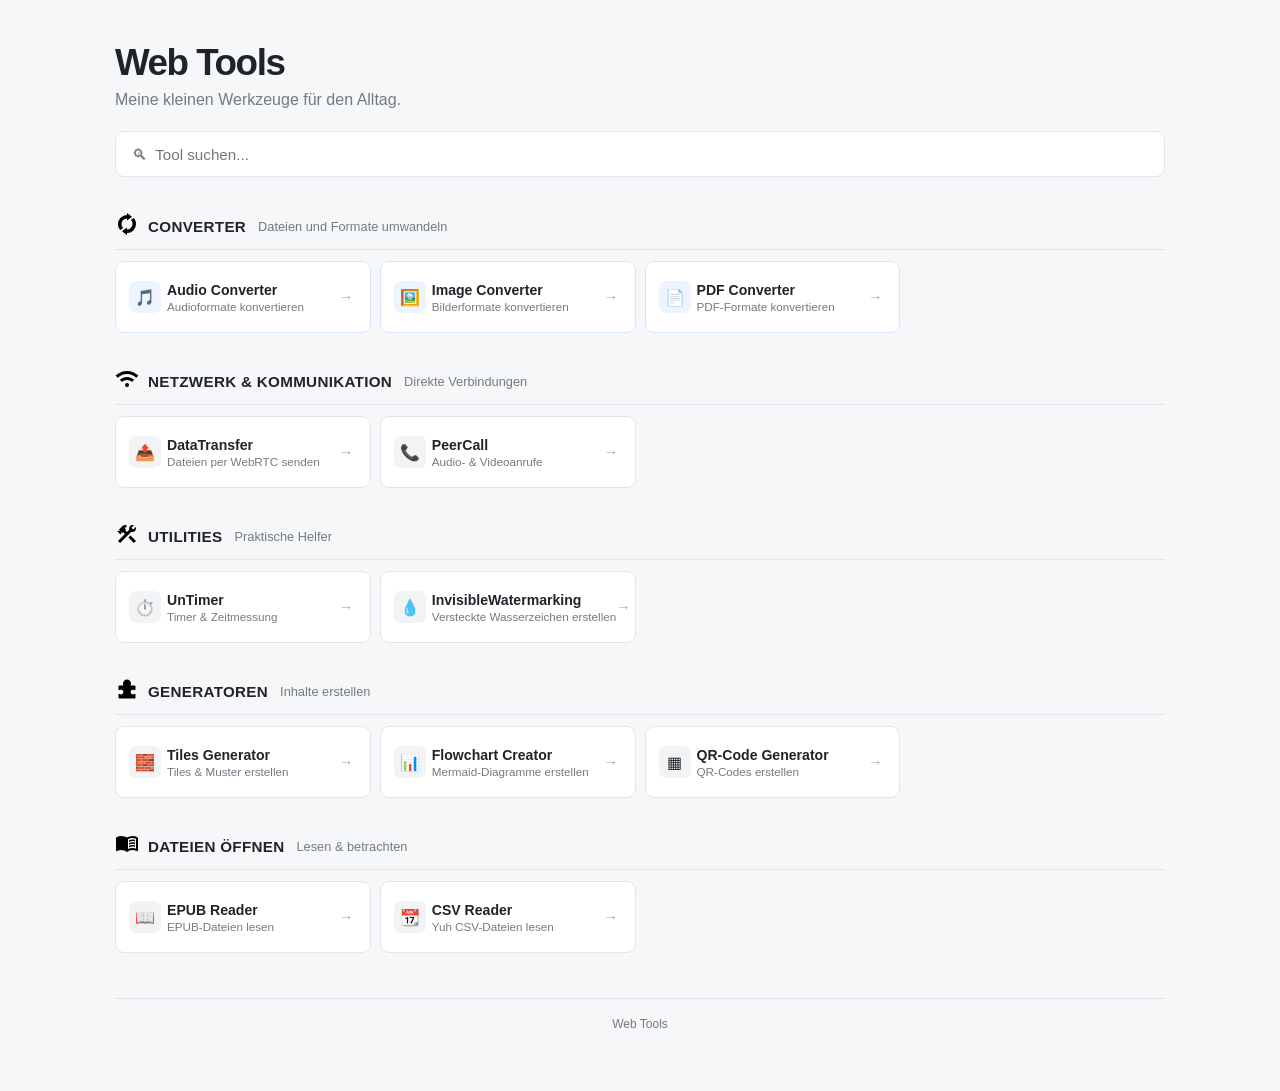
<file: index.html>
<!DOCTYPE html>

<html lang="de">
<head>
    <meta charset="UTF-8">
    <meta name="viewport" content="width=device-width, initial-scale=1.0">

<title>Web Tools</title>

<style>
    * {
        box-sizing: border-box;
    }

    :root {
        --bg: #f6f7f9;
        --card: #ffffff;
        --border: #e2e5e9;
        --border-hover: #cbd0d6;
        --text: #20242a;
        --muted: #737a84;
        --accent: #2563eb;
        --accent-bg: #eef4ff;
    }

    body {
        margin: 0;
        background: var(--bg);
        color: var(--text);

        font-family:
            -apple-system,
            BlinkMacSystemFont,
            "Segoe UI",
            Roboto,
            Helvetica,
            Arial,
            sans-serif;
    }

    .container {
        width: min(1050px, calc(100% - 32px));
        margin: 0 auto;
        padding: 42px 0 60px;
    }

    /* HEADER */

    header {
        margin-bottom: 35px;
    }

    .title-row {
        display: flex;
        align-items: baseline;
        gap: 14px;
    }

    h1 {
        margin: 0;
        font-size: 2.3rem;
        letter-spacing: -0.04em;
    }

    .subtitle {
        margin: 7px 0 22px;
        color: var(--muted);
    }

    /* SEARCH */

    .search {
        position: relative;
    }

    .search input {
        width: 100%;
        height: 46px;

        padding: 0 16px;

        border: 1px solid var(--border);
        border-radius: 9px;

        background: var(--card);
        color: var(--text);

        font-size: 0.95rem;
        outline: none;

        transition: border-color 0.15s, box-shadow 0.15s;
    }

    .search input:focus {
        border-color: var(--accent);
        box-shadow: 0 0 0 3px rgba(37, 99, 235, 0.08);
    }

    /* CATEGORIES */

    .category {
        margin-bottom: 34px;
    }

    .category-header {
        display: flex;
        align-items: center;

        margin-bottom: 11px;
        padding-bottom: 8px;

        border-bottom: 1px solid var(--border);
    }

    .category-title {
        display: flex;
        align-items: center;
        gap: 9px;
    }

    .category-icon {
        font-size: 1.1rem;
    }

    .category h2 {
        margin: 0;

        font-size: 0.95rem;
        font-weight: 700;

        letter-spacing: 0.02em;
    }

    .category-description {
        margin-left: 12px;

        color: var(--muted);
        font-size: 0.8rem;
    }

    /* TOOL GRID */

    .grid {
        display: grid;

        grid-template-columns:
            repeat(4, minmax(0, 1fr));

        gap: 9px;
    }

    /* TOOL */

    .tool {
        display: grid;

        grid-template-columns: 38px 1fr 18px;
        align-items: center;

        min-height: 72px;
        padding: 11px 13px;

        background: var(--card);
        border: 1px solid var(--border);
        border-radius: 9px;

        color: var(--text);
        text-decoration: none;

        transition:
            background 0.15s,
            border-color 0.15s,
            transform 0.15s;
    }

    .tool:hover {
        background: #fafbfc;
        border-color: var(--border-hover);
        transform: translateY(-1px);
    }

    .tool-icon {
        width: 32px;
        height: 32px;

        display: flex;
        align-items: center;
        justify-content: center;

        border-radius: 7px;

        background: #f1f3f5;

        font-size: 1rem;
    }

    .tool-name {
        font-size: 0.88rem;
        font-weight: 600;

        white-space: nowrap;
        overflow: hidden;
        text-overflow: ellipsis;
    }

    .tool-description {
        margin-top: 2px;

        color: var(--muted);
        font-size: 0.73rem;

        white-space: nowrap;
        overflow: hidden;
        text-overflow: ellipsis;
    }

    .arrow {
        color: #a1a7af;
        font-size: 0.9rem;

        transition: color 0.15s, transform 0.15s;
    }

    .tool:hover .arrow {
        color: var(--accent);
        transform: translateX(2px);
    }

    /* CONVERTER */

    .converter .tool {
        border-color: #d9e5ff;
    }

    .converter .tool:hover {
        border-color: #a9c5ff;
    }

    .converter .tool-icon {
        background: var(--accent-bg);
    }

    /* EMPTY */

    .no-results {
        display: none;

        padding: 30px;

        text-align: center;
        color: var(--muted);

        background: var(--card);
        border: 1px solid var(--border);
        border-radius: 9px;
    }

    /* FOOTER */

    footer {
        margin-top: 45px;
        padding-top: 18px;

        border-top: 1px solid var(--border);

        color: var(--muted);
        font-size: 0.75rem;
        text-align: center;
    }

    /* TABLET */

    @media (max-width: 850px) {
        .grid {
            grid-template-columns:
                repeat(3, minmax(0, 1fr));
        }
    }

    /* MOBILE */

    @media (max-width: 620px) {

        .container {
            width: min(100% - 22px, 1050px);
            padding-top: 28px;
        }

        h1 {
            font-size: 1.9rem;
        }

        .grid {
            grid-template-columns:
                repeat(2, minmax(0, 1fr));
        }

        .category-description {
            display: none;
        }

        .tool {
            grid-template-columns: 34px 1fr;

            min-height: 68px;
        }

        .arrow {
            display: none;
        }

        .tool-description {
            font-size: 0.7rem;
        }
    }

    @media (max-width: 390px) {
        .grid {
            grid-template-columns: 1fr;
        }
    }
</style>


</head>

<body>

<div class="container">


<header>

    <div class="title-row">
        <h1>Web Tools</h1>
    </div>

    <div class="subtitle">
        Meine kleinen Werkzeuge für den Alltag.
    </div>

    <div class="search">
        <input
            type="search"
            id="search"
            placeholder="🔍︎  Tool suchen..."
            autocomplete="off"
        >
    </div>

</header>


<!-- CONVERTER -->

<section class="category converter">

    <div class="category-header">

        <div class="category-title">
            <span class="category-icon"><svg xmlns="http://www.w3.org/2000/svg" height="24px" viewBox="0 -960 960 960" width="24px" fill="#000000"><path d="M212-239q-43-48-67.5-110T120-480q0-150 105-255t255-105v-80l200 150-200 150v-80q-91 0-155.5 64.5T260-480q0 46 17.5 86t47.5 70l-113 85ZM480-40 280-190l200-150v80q91 0 155.5-64.5T700-480q0-46-17.5-86T635-636l113-85q43 48 67.5 110T840-480q0 150-105 255T480-120v80Z"/></svg></span>
            <h2>CONVERTER</h2>
        </div>

        <span class="category-description">
            Dateien und Formate umwandeln
        </span>

    </div>

    <div class="grid">

        <a
            class="tool"
            href="Audio%20Converter/index.html"
            data-search="audio converter musik mp3 wav audio">
            <div class="tool-icon">🎵</div>

            <div>
                <div class="tool-name">
                    Audio Converter
                </div>

                <div class="tool-description">
                    Audioformate konvertieren
                </div>
            </div>

            <span class="arrow">→</span>
        </a>

        <a
            class="tool"
            href="Image%20Converter/index.html"
            data-search="bilder converter png image jpg">
            <div class="tool-icon">🖼️</div>

            <div>
                <div class="tool-name">
                    Image Converter
                </div>

                <div class="tool-description">
                    Bilderformate konvertieren
                </div>
            </div>

            <span class="arrow">→</span>
        </a>

        <a
            class="tool"
            href="PDF-Converter/index.html"
            data-search="pdf converter datei document jpg">
            <div class="tool-icon">📄</div>

            <div>
                <div class="tool-name">
                    PDF Converter
                </div>

                <div class="tool-description">
                    PDF-Formate konvertieren
                </div>
            </div>

            <span class="arrow">→</span>
        </a>

    </div>

</section>


<!-- NETZWERK -->

<section class="category">

    <div class="category-header">

        <div class="category-title">
            <span class="category-icon"><svg xmlns="http://www.w3.org/2000/svg" height="24px" viewBox="0 -960 960 960" width="24px" fill="#000000"><path d="m109-531-85-85q92-89 210-136.5T480-800q128 0 246 47.5T936-616l-85 85q-75-72-171-110.5T480-680q-104 0-200 38.5T109-531Zm169 169-84-84q59-55 132.5-84.5T480-560q80 0 153.5 29.5T766-446l-84 84q-42-38-93.5-58T480-440q-57 0-108.5 20T278-362Zm145.5 178.5Q400-207 400-240t23.5-56.5Q447-320 480-320t56.5 23.5Q560-273 560-240t-23.5 56.5Q513-160 480-160t-56.5-23.5Z"/></svg></span>
            <h2>NETZWERK & KOMMUNIKATION</h2>
        </div>

        <span class="category-description">
            Direkte Verbindungen
        </span>

    </div>

    <div class="grid">

        <a
            class="tool"
            href="WebRTC/DataTransfer/index.html"
            data-search="datatransfer webrtc dateien transfer p2p">
            <div class="tool-icon">📤</div>

            <div>
                <div class="tool-name">
                    DataTransfer
                </div>

                <div class="tool-description">
                    Dateien per WebRTC senden
                </div>
            </div>

            <span class="arrow">→</span>
        </a>


        <a
            class="tool"
            href="WebRTC/PeerCall/index.html"
            data-search="peercall webrtc video audio call telefon">
            <div class="tool-icon">📞</div>

            <div>
                <div class="tool-name">
                    PeerCall
                </div>

                <div class="tool-description">
                    Audio- & Videoanrufe
                </div>
            </div>

            <span class="arrow">→</span>
        </a>

    </div>

</section>


<!-- UTILITIES -->

<section class="category">

    <div class="category-header">

        <div class="category-title">
            <span class="category-icon"><svg xmlns="http://www.w3.org/2000/svg" height="24px" viewBox="0 -960 960 960" width="24px" fill="#000000"><path d="M756-120 537-339l84-84 219 219-84 84Zm-552 0-84-84 276-276-68-68-28 28-51-51v82l-28 28-121-121 28-28h82l-50-50 142-142q20-20 43-29t47-9q24 0 47 9t43 29l-92 92 50 50-28 28 68 68 90-90q-4-11-6.5-23t-2.5-24q0-59 40.5-99.5T701-841q15 0 28.5 3t27.5 9l-99 99 72 72 99-99q7 14 9.5 27.5T841-701q0 59-40.5 99.5T701-561q-12 0-24-2t-23-7L204-120Z"/></svg></span>
            <h2>UTILITIES</h2>
        </div>

        <span class="category-description">
            Praktische Helfer
        </span>

    </div>

    <div class="grid">

        <a
            class="tool"
            href="UnTimer/index.html"
            data-search="untimer timer zeit countdown stoppuhr">
            <div class="tool-icon">⏱️</div>

            <div>
                <div class="tool-name">
                    UnTimer
                </div>

                <div class="tool-description">
                    Timer & Zeitmessung
                </div>
            </div>

            <span class="arrow">→</span>
        </a>

        <a
            class="tool"
            href="InvisibleWatermarking/index.html"
            data-search="invisible watermarking versteckte wasserzeichen bild png jpg">
            <div class="tool-icon">💧</div>

            <div>
                <div class="tool-name">
                    InvisibleWatermarking
                </div>

                <div class="tool-description">
                    Versteckte Wasserzeichen erstellen
                </div>
            </div>

            <span class="arrow">→</span>
        </a>

    </div>

</section>


<!-- GENERATOREN -->

<section class="category">

    <div class="category-header">

        <div class="category-title">
            <span class="category-icon"><svg xmlns="http://www.w3.org/2000/svg" height="24px" viewBox="0 -960 960 960" width="24px" fill="#000000"><path d="M140-254.31q0-12.92 8-22.38 8-9.46 20.31-9.46 6.46 0 12.42 1.92t11.42 5.77q11.47 6.46 23.12 10.54 11.65 4.08 24.73 4.08 39.92 0 67.65-28.12 27.74-28.12 27.74-68.04 0-39.54-27.93-67.08-27.92-27.54-67.46-27.54-12.31 0-24 3.46-11.69 3.47-21.54 10.39-5.61 3.46-12.46 5.19-6.85 1.73-13.69 1.73-12.31 0-20.31-9.07-8-9.08-8-22v-119.69q0-14.7 10.35-25.04Q160.69-620 175.39-620h162.3q3.08 0 3.85-3.08.77-3.07-2.31-6.15-9.61-15.77-14.42-33.85Q320-681.15 320-700q0-66.92 46.54-113.46Q413.08-860 480-860q66.92 0 113.46 46.54Q640-766.92 640-700q0 18.85-4.81 36.92-4.81 18.08-14.42 33.85-3.08 3.08-2.31 6.15.77 3.08 3.85 3.08h162.3q14.7 0 25.04 10.35Q820-599.31 820-584.61v111.22q0 15.85-7.66 28.31-7.65 12.46-23.11 12.46-7.23 0-13.23-2.15t-12-6q-9.46-6.92-20.77-10.39-11.31-3.46-23.23-3.46-39.54 0-67.46 27.54-27.93 27.54-27.93 67.08 0 39.92 27.74 68.04 27.73 28.12 67.65 28.12 12.69 0 24.96-3.47 12.27-3.46 22.12-11.15 4.61-3.85 9.96-6.38 5.34-2.54 12.19-2.54 13.54 0 22.15 9.77 8.62 9.77 8.62 23.3v118.92q0 14.7-10.35 25.04Q799.31-100 784.61-100H175.39q-14.7 0-25.04-10.35Q140-120.69 140-135.39v-118.92Z"/></svg></span>
            <h2>GENERATOREN</h2>
        </div>

        <span class="category-description">
            Inhalte erstellen
        </span>

    </div>

    <div class="grid">

        <a
            class="tool"
            href="Tiles%20Generator/index.html"
            data-search="tiles generator kacheln muster pattern">
            <div class="tool-icon">🧱</div>

            <div>
                <div class="tool-name">
                    Tiles Generator
                </div>

                <div class="tool-description">
                    Tiles & Muster erstellen
                </div>
            </div>

            <span class="arrow">→</span>
        </a>


        <a
            class="tool"
            href="Flowchart%20Mermaid%20Creator/index.html"
            data-search="flowchart mermaid creator diagramm">
            <div class="tool-icon">📊</div>

            <div>
                <div class="tool-name">
                    Flowchart Creator
                </div>

                <div class="tool-description">
                    Mermaid-Diagramme erstellen
                </div>
            </div>

            <span class="arrow">→</span>
        </a>


        <a
            class="tool"
            href="QR%20Code%20Generator/index.html"
            data-search="qr code generator qr-code">
            <div class="tool-icon">▦</div>

            <div>
                <div class="tool-name">
                    QR-Code Generator
                </div>

                <div class="tool-description">
                    QR-Codes erstellen
                </div>
            </div>

            <span class="arrow">→</span>
        </a>

    </div>

</section>


<!-- LESEN & DATEIEN -->

<section class="category">

    <div class="category-header">

        <div class="category-title">
            <span class="category-icon"><svg xmlns="http://www.w3.org/2000/svg" height="24px" viewBox="0 -960 960 960" width="24px" fill="#000000"><path d="M560-564v-68q33-14 67.5-21t72.5-7q26 0 51 4t49 10v64q-24-9-48.5-13.5T700-600q-38 0-73 9.5T560-564Zm0 220v-68q33-14 67.5-21t72.5-7q26 0 51 4t49 10v64q-24-9-48.5-13.5T700-380q-38 0-73 9t-67 27Zm0-110v-68q33-14 67.5-21t72.5-7q26 0 51 4t49 10v64q-24-9-48.5-13.5T700-490q-38 0-73 9.5T560-454Zm-40 176q44-21 88.5-31.5T700-320q36 0 70.5 6t69.5 18v-396q-33-14-68.5-21t-71.5-7q-47 0-93 12t-87 36v394Zm-40 118q-48-38-104-59t-116-21q-42 0-82.5 11T100-198q-21 11-40.5-1T40-234v-482q0-11 5.5-21T62-752q47-23 96.5-35.5T260-800q58 0 113.5 15T480-740q51-30 106.5-45T700-800q52 0 101.5 12.5T898-752q11 5 16.5 15t5.5 21v482q0 23-19.5 35t-40.5 1q-37-20-77.5-31T700-240q-60 0-116 21t-104 59Z"/></svg></span>
            <h2>DATEIEN ÖFFNEN</h2>
        </div>

        <span class="category-description">
            Lesen & betrachten
        </span>

    </div>

    <div class="grid">

        <a
            class="tool"
            href="epub%20reader/index.html"
            data-search="epub reader ebook buch lesen">
            <div class="tool-icon">📖</div>

            <div>
                <div class="tool-name">
                    EPUB Reader
                </div>

                <div class="tool-description">
                    EPUB-Dateien lesen
                </div>
            </div>

            <span class="arrow">→</span>
        </a>

        <a
            class="tool"
            href="Yuh/csv-leser/index.html"
            data-search="csv yuh analyse lesen datei diagramm">
            <div class="tool-icon">📆</div>

            <div>
                <div class="tool-name">
                    CSV Reader
                </div>

                <div class="tool-description">
                    Yuh CSV-Dateien lesen
                </div>
            </div>

            <span class="arrow">→</span>
        </a>

    </div>

</section>


<div class="no-results" id="noResults">
    Kein Tool gefunden.
</div>


<footer>
    Web Tools
</footer>

</div>

<script>
    const search = document.getElementById("search");
    const categories = document.querySelectorAll(".category");
    const noResults = document.getElementById("noResults");

    search.addEventListener("input", () => {

        const query = search.value
            .toLowerCase()
            .trim();

        let visibleTools = 0;

        document.querySelectorAll(".tool").forEach(tool => {

            const text = tool.dataset.search.toLowerCase();

            const visible =
                text.includes(query);

            tool.style.display =
                visible ? "grid" : "none";

            if (visible) {
                visibleTools++;
            }
        });

        categories.forEach(category => {

            const hasVisibleTool =
                [...category.querySelectorAll(".tool")]
                    .some(tool =>
                        tool.style.display !== "none"
                    );

            category.style.display =
                hasVisibleTool ? "" : "none";
        });

        noResults.style.display =
            visibleTools === 0 ? "block" : "none";
    });
</script>

</body>
</html>
</file>
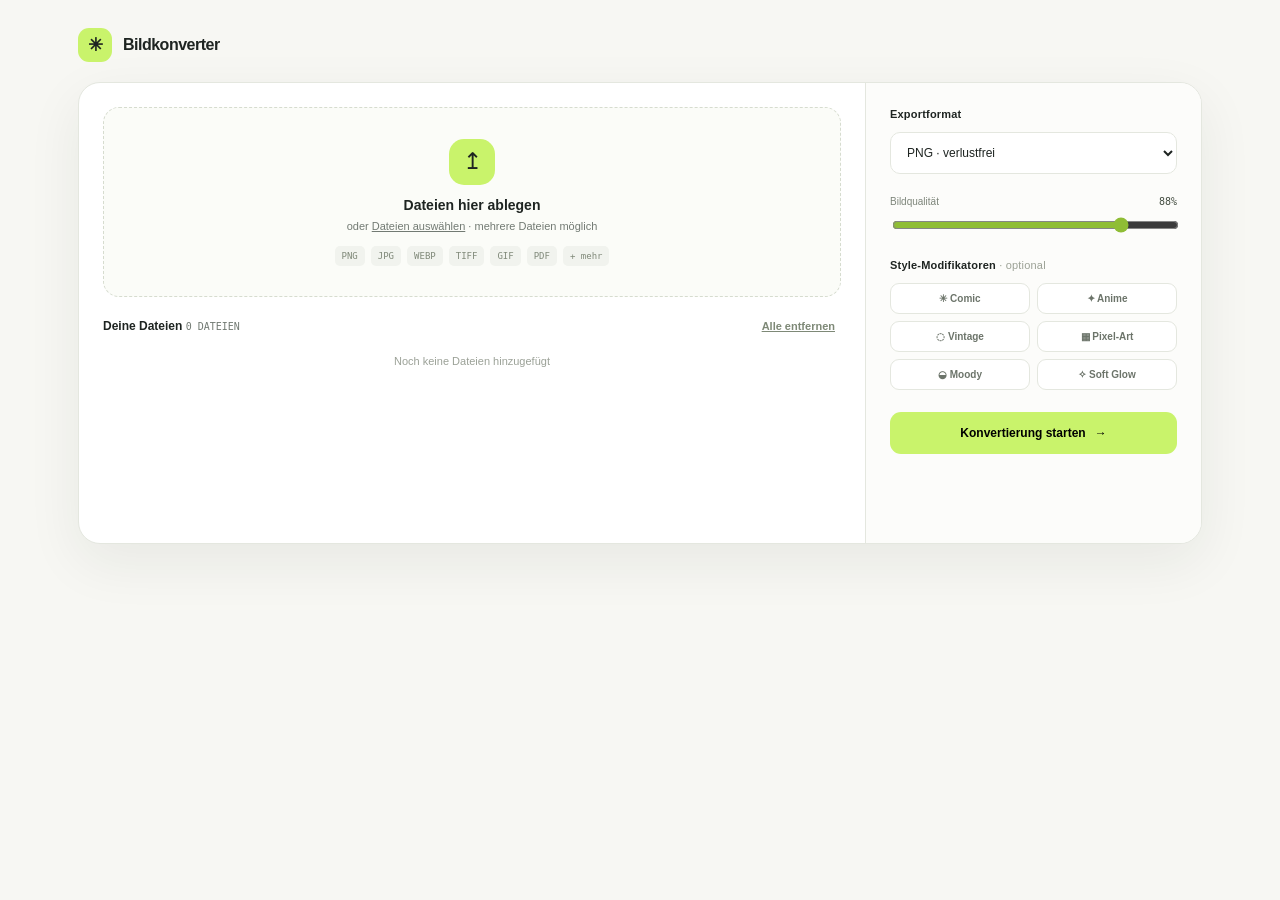
<file: Image Converter/index.html>
<!DOCTYPE html>
<html lang="de">
<head>
<meta charset="utf-8">
<meta name="viewport" content="width=device-width,initial-scale=1">
<meta name="theme-color" content="#f7f7f3">
<title>Pixelwerk — Bildkonverter</title>
<style>

:root{--bg:#f7f7f3;--ink:#1e2421;--muted:#727a73;--line:#e4e7df;--lime:#c9f36b;--lime2:#a9df42;--card:#fff;--shadow:0 18px 55px rgba(32,45,28,.07)}
*{box-sizing:border-box}body{margin:0;background:var(--bg);color:var(--ink);font-family:Arial,Helvetica,sans-serif}
button,select,input{font:inherit}button{cursor:pointer}
.wrap{max-width:1180px;margin:auto;padding:28px 28px 44px}
.topbar{display:flex;align-items:center;justify-content:space-between;margin-bottom:20px}
.brand{display:flex;align-items:center;gap:11px;font-size:16px;font-weight:800;letter-spacing:-.5px}
.mark{width:34px;height:34px;border-radius:11px;background:var(--lime);display:grid;place-items:center;font-size:18px}
.privacy{font-family:'DM Mono',monospace;font-size:11px;color:#586050;background:#edf2e5;border:1px solid #e0e9d3;padding:9px 12px;border-radius:100px;display:flex;align-items:center;gap:7px}
.dot{height:7px;width:7px;border-radius:50%;background:#73b42e}
.hero{display:none}
.eyebrow{font:11px monospace;color:#78806f;text-transform:uppercase;letter-spacing:1.3px;margin-bottom:14px}
h1{font-size:clamp(40px,6vw,68px);line-height:.99;letter-spacing:-4px;margin:0;font-weight:800}
h1 span{color:#92bb41}
.lead{max-width:360px;justify-self:end;color:var(--muted);font-size:14px;line-height:1.75;margin-bottom:4px}
.workspace{background:var(--card);border:1px solid var(--line);border-radius:22px;box-shadow:var(--shadow);overflow:hidden}
.tabs{display:none}
.tab{height:60px;display:flex;align-items:center;font-size:12px;font-weight:700;color:#9aa099;position:relative}
.tab.active{color:var(--ink)}.tab.active:after{content:"";height:3px;position:absolute;bottom:-1px;left:0;right:0;background:#a1d843;border-radius:4px}
.tab .num{font:10px monospace;margin-right:8px;color:#9aa099}
.workgrid{display:grid;grid-template-columns:minmax(0,1fr) 335px;min-height:460px}
.left{padding:24px;border-right:1px solid var(--line)}
.right{padding:25px 24px;background:#fcfcfa}
.dropzone{border:1.5px dashed #d6dccf;border-radius:16px;min-height:190px;display:flex;flex-direction:column;align-items:center;justify-content:center;text-align:center;background:#fbfcf8;transition:.2s;cursor:pointer}
.dropzone.drag{border-color:#9ccf39;background:#f6fbe9}
.upload-icon{width:46px;height:46px;border-radius:15px;background:var(--lime);display:grid;place-items:center;font-size:23px;margin-bottom:12px}
.dropzone strong{font-size:14px}.dropzone p{font-size:11px;color:var(--muted);margin:7px 0 0}
.formats{display:flex;gap:6px;justify-content:center;flex-wrap:wrap;margin-top:14px}
.pill{font:9px monospace,monospace;color:#7f8878;background:#f1f3ee;border-radius:5px;padding:5px 7px}
.file-input{display:none}
.filehead{display:flex;align-items:center;justify-content:space-between;margin:22px 0 10px;font-size:12px;font-weight:800}
.filehead small{font:10px monospace;font-weight:400;color:var(--muted)}
.clear{border:0;background:none;color:#7e8977;font-size:11px;text-decoration:underline}
.filelist{display:grid;gap:8px;max-height:210px;overflow:auto}
.fileitem{display:flex;align-items:center;gap:11px;padding:9px 10px;border:1px solid #eceee8;border-radius:11px}
.thumb{width:42px;height:42px;border-radius:8px;background:#eef1e8;object-fit:cover;flex:none}
.fileinfo{min-width:0;flex:1}
.filename{font-size:11px;font-weight:700;white-space:nowrap;overflow:hidden;text-overflow:ellipsis}
.meta{font:9px monospace;color:#92998e;margin-top:4px}
.remove{border:0;background:none;color:#a9afa5;font-size:18px;padding:4px}
.empty{color:#9ba197;font-size:11px;text-align:center;padding:12px}
.section-title{font-size:11px;font-weight:800;letter-spacing:.2px;margin:0 0 12px}
.field{margin-bottom:22px}
select{width:100%;padding:12px 12px;border:1px solid var(--line);border-radius:10px;background:white;color:var(--ink);font-size:12px;outline:none}
.labelrow{display:flex;justify-content:space-between;align-items:center;font-size:10px;color:#7d857a;margin-bottom:8px}
output{font:10px monospace;color:#424b3f}
input[type=range]{width:100%;accent-color:#8fbd35}
.mod-grid{display:grid;grid-template-columns:1fr 1fr;gap:7px}
.mod{border:1px solid var(--line);border-radius:9px;padding:9px 7px;background:#fff;color:#6c746a;text-align:center;font-size:10px;font-weight:700}
.mod.selected{background:#edf7dc;border-color:#b7db7b;color:#344521}
.note{font-size:9px;color:#8d9488;line-height:1.5;margin-top:9px}
.convert{width:100%;border:0;border-radius:11px;padding:14px;background:var(--lime);font-size:12px;font-weight:800;display:flex;justify-content:center;gap:9px;align-items:center;transition:.15s}
.convert:hover{background:var(--lime2);transform:translateY(-1px)}.convert:disabled{opacity:.55;cursor:wait;transform:none}
.progress-wrap{display:none;margin-top:14px}.progress-text{font:10px monospace;color:#747c70;display:flex;justify-content:space-between;margin-bottom:7px}
.progress{height:5px;border-radius:5px;background:#edf0e8;overflow:hidden}.bar{height:100%;width:0;background:#9bcf3c;transition:width .2s}
.result{display:none;margin-top:14px;padding:12px;background:#eff7e4;border-radius:10px;font-size:11px;line-height:1.6}
.result button{border:0;background:none;text-decoration:underline;font-weight:800;color:#354d1f;padding:0}
.footer{display:none}
.footer strong{color:#65705e;font-weight:500}
.toast{position:fixed;bottom:20px;left:50%;transform:translateX(-50%);background:#202721;color:white;border-radius:10px;padding:12px 16px;font-size:12px;display:none;z-index:4}
@media(max-width:800px){.wrap{padding:20px 15px}.topbar{margin-bottom:16px}.hero{grid-template-columns:1fr;gap:14px}.lead{justify-self:start}.workgrid{grid-template-columns:1fr}.left{border-right:0;border-bottom:1px solid var(--line)}.right{padding:22px}}
</style>
</head>
<body>
<div class="wrap">
<header class="topbar">
  <div class="brand"><div class="mark">✳</div>Bildkonverter</div>
</header>
<main class="workspace">
  <div class="workgrid">
    <section class="left">
      <div class="dropzone" id="drop">
        <div class="upload-icon">↥</div>
        <strong>Dateien hier ablegen</strong>
        <p>oder <u>Dateien auswählen</u> · mehrere Dateien möglich</p>
        <div class="formats"><span class="pill">PNG</span><span class="pill">JPG</span><span class="pill">WEBP</span><span class="pill">TIFF</span><span class="pill">GIF</span><span class="pill">PDF</span><span class="pill">+ mehr</span></div>
      </div>
      <input class="file-input" id="picker" type="file" multiple accept="image/png,image/jpeg,image/webp,image/gif,image/bmp,.tif,.tiff,.ico,.pdf">
      <div class="filehead"><span>Deine Dateien <small id="count">0 DATEIEN</small></span><button class="clear" id="clear">Alle entfernen</button></div>
      <div class="filelist" id="filelist"><div class="empty">Noch keine Dateien hinzugefügt</div></div>
    </section>
    <aside class="right">
      <div class="field"><h2 class="section-title">Exportformat</h2>
        <select id="format">
          <option value="png">PNG · verlustfrei</option><option value="jpeg">JPG · kompakt</option><option value="webp">WebP · modern</option>
          <option value="bmp">BMP · unkomprimiert</option><option value="tiff">TIFF · unkomprimiert</option><option value="ico">ICO · Symbol</option>
        </select>
      </div>
      <div class="field" id="qualityField"><div class="labelrow"><span>Bildqualität</span><output id="qualityOut">88%</output></div><input id="quality" type="range" min="35" max="100" value="88"></div>
      <div class="field"><h2 class="section-title">Style-Modifikatoren <span style="color:#9ba195;font-weight:500">· optional</span></h2>
        <div class="mod-grid">
          <button class="mod" data-style="comic">✳ Comic</button><button class="mod" data-style="anime">✦ Anime</button>
          <button class="mod" data-style="vintage">◌ Vintage</button><button class="mod" data-style="pixel">▦ Pixel-Art</button>
          <button class="mod" data-style="moody">◒ Moody</button><button class="mod" data-style="soft">✧ Soft Glow</button>
        </div>
      </div>
      <button class="convert" id="convert"><span>Konvertierung starten</span><span>→</span></button>
      <div class="progress-wrap" id="progressWrap"><div class="progress-text"><span id="status">Wird vorbereitet …</span><span id="pct">0%</span></div><div class="progress"><div class="bar" id="bar"></div></div></div>
      <div class="result" id="result"></div>
    </aside>
  </div>
</main>
</div><div class="toast" id="toast"></div>
<script src="./lib/pdf.min.js"></script>
<script src="./lib/jszip.min.js"></script>
<script src="./lib/UTIF.js"></script>
<script>
(() => {
  const files=[], previews=new Map(); let chosenStyle='';
  const $=id=>document.getElementById(id);
  const picker=$('picker'), drop=$('drop'), list=$('filelist');
  if(window.pdfjsLib) pdfjsLib.GlobalWorkerOptions.workerSrc='https://cdnjs.cloudflare.com/ajax/libs/pdf.js/3.11.174/pdf.worker.min.js';
  function toast(msg){const t=$('toast');t.textContent=msg;t.style.display='block';setTimeout(()=>t.style.display='none',2800)}
  function pretty(n){return n<1024?`${n} B`:n<1048576?`${(n/1024).toFixed(1)} KB`:`${(n/1048576).toFixed(1)} MB`}
  function addFiles(incoming){
    for(const f of incoming){
      if(/\.(heic|heif)$/i.test(f.name)){toast('HEIC/HEIF-Dateien werden nicht unterstützt.');continue}
      if(!files.some(x=>x.name===f.name&&x.size===f.size&&x.lastModified===f.lastModified))files.push(f);
    }
    render()
  }
  function render(){
    $('count').textContent=`${files.length} DATEI${files.length===1?'':'EN'}`;
    if(!files.length){list.innerHTML='<div class="empty">Noch keine Dateien hinzugefügt</div>';return}
    list.innerHTML='';
    files.forEach((f,i)=>{const row=document.createElement('div');row.className='fileitem';
      const img=document.createElement('img');img.className='thumb';img.alt='';img.src=previews.get(f.name)||'data:image/svg+xml,%3Csvg xmlns="http://www.w3.org/2000/svg" width="42" height="42"%3E%3Crect width="42" height="42" rx="8" fill="%23eef1e8"/%3E%3Ctext x="21" y="27" text-anchor="middle" font-size="18" fill="%23839179"%3E▧%3C/text%3E%3C/svg%3E';
      const info=document.createElement('div');info.className='fileinfo';info.innerHTML=`<div class="filename" title="${esc(f.name)}">${esc(f.name)}</div><div class="meta">${(f.name.split('.').pop()||'FILE').toUpperCase()} · ${pretty(f.size)}</div>`;
      const rm=document.createElement('button');rm.className='remove';rm.innerHTML='×';rm.setAttribute('aria-label','Entfernen');rm.onclick=()=>{files.splice(i,1);render()};
      row.append(img,info,rm);list.append(row);
    })
  }
  function esc(s){return s.replace(/[&<>"']/g,c=>({'&':'&amp;','<':'&lt;','>':'&gt;','"':'&quot;',"'":'&#39;'}[c]))}
  picker.onchange=e=>{addFiles([...e.target.files]);picker.value=''};
  drop.onclick=()=>picker.click();
  $('clear').onclick=()=>{files.length=0;render();$('result').style.display='none'};
  for(const ev of ['dragenter','dragover'])drop.addEventListener(ev,e=>{e.preventDefault();drop.classList.add('drag')});
  for(const ev of ['dragleave','drop'])drop.addEventListener(ev,e=>{e.preventDefault();drop.classList.remove('drag')});
  drop.addEventListener('drop',e=>addFiles([...e.dataTransfer.files]));
  $('quality').oninput=e=>$('qualityOut').textContent=e.target.value+'%';
  document.querySelectorAll('.mod').forEach(b=>b.onclick=()=>{document.querySelectorAll('.mod').forEach(x=>x.classList.remove('selected'));chosenStyle=chosenStyle===b.dataset.style?'':b.dataset.style;if(chosenStyle)b.classList.add('selected')});
  $('format').onchange=()=>{$('qualityField').style.display=['jpeg','webp'].includes($('format').value)?'block':'none'};

  const read= f=>new Promise((res,rej)=>{const r=new FileReader();r.onload=()=>res(r.result);r.onerror=()=>rej(new Error('Datei konnte nicht gelesen werden'));r.readAsArrayBuffer(f)});
  function canvasFrom(w,h){const c=document.createElement('canvas');c.width=w;c.height=h;return c}
  function drawImageData(data,w,h){const c=canvasFrom(w,h),ctx=c.getContext('2d');ctx.putImageData(new ImageData(new Uint8ClampedArray(data),w,h),0,0);return c}
  async function imageCanvas(file){
    const ext=file.name.split('.').pop().toLowerCase();
    if(ext==='pdf')throw new Error('PDF wird seitenweise verarbeitet');
    if(['tif','tiff'].includes(ext)){
      if(!window.UTIF)throw new Error('TIFF-Bibliothek konnte nicht geladen werden');
      const buf=await read(file),ifds=UTIF.decode(buf); if(!ifds.length)throw new Error('TIFF enthält kein Bild');
      UTIF.decodeImage(buf,ifds[0]);return drawImageData(UTIF.toRGBA8(ifds[0]),ifds[0].width,ifds[0].height)
    }
    if(ext==='ico'){
      const buffer=await read(file),view=new DataView(buffer),n=view.getUint16(4,true);
      if(n){let best=0,area=-1;for(let i=0;i<n;i++){const o=6+i*16,w=view.getUint8(o)||256,h=view.getUint8(o+1)||256,a=w*h;if(a>area){area=a;best=o}}
        const o=best,size=view.getUint32(o+8,true),offset=view.getUint32(o+12,true);const blob=new Blob([buffer.slice(offset,offset+size)],{type:'image/png'});try{return await imageFromBlob(blob)}catch{}}
    }
    return new Promise((resolve,reject)=>{const url=URL.createObjectURL(file),im=new Image();im.onload=()=>{const c=canvasFrom(im.naturalWidth,im.naturalHeight);c.getContext('2d').drawImage(im,0,0);URL.revokeObjectURL(url);resolve(c)};im.onerror=async()=>{URL.revokeObjectURL(url);reject(new Error('Format konnte nicht gelesen werden. Browser/Codec eventuell nicht unterstützt.'))};im.src=url})
  }
  function imageFromBlob(blob){return new Promise((resolve,reject)=>{const u=URL.createObjectURL(blob),im=new Image();im.onload=()=>{const c=canvasFrom(im.naturalWidth,im.naturalHeight);c.getContext('2d').drawImage(im,0,0);URL.revokeObjectURL(u);resolve(c)};im.onerror=()=>{URL.revokeObjectURL(u);reject(new Error('Bild konnte nicht dekodiert werden'))};im.src=u})}
  async function pdfCanvases(file){
    if(!window.pdfjsLib)throw new Error('PDF-Bibliothek nicht geladen. Internetverbindung pruefen.');
    const pdf=await pdfjsLib.getDocument({data:new Uint8Array(await read(file))}).promise;const pages=[];
    for(let n=1;n<=pdf.numPages;n++){const page=await pdf.getPage(n),vp=page.getViewport({scale:1.8}),c=canvasFrom(Math.ceil(vp.width),Math.ceil(vp.height));await page.render({canvasContext:c.getContext('2d'),viewport:vp}).promise;pages.push({canvas:c,suffix:`_seite-${String(n).padStart(2,'0')}`})}
    return pages
  }
  function applyStyle(c,style){
    if(!style)return c;
    const ctx=c.getContext('2d'),w=c.width,h=c.height;
    if(style==='pixel'){const scale=Math.max(1,Math.ceil(Math.max(w,h)/110));const small=canvasFrom(Math.max(1,Math.round(w/scale)),Math.max(1,Math.round(h/scale)));small.getContext('2d').drawImage(c,0,0,small.width,small.height);const out=canvasFrom(w,h),o=out.getContext('2d');o.imageSmoothingEnabled=false;o.drawImage(small,0,0,w,h);return out}
    const id=ctx.getImageData(0,0,w,h),d=id.data;
    for(let i=0;i<d.length;i+=4){
      let r=d[i],g=d[i+1],b=d[i+2];
      if(style==='vintage'){d[i]=Math.min(255,.393*r+.769*g+.189*b);d[i+1]=Math.min(255,.349*r+.686*g+.168*b);d[i+2]=Math.min(255,.272*r+.534*g+.131*b)}
      if(style==='soft'){d[i]=Math.min(255,r*1.07+8);d[i+1]=Math.min(255,g*1.04+8);d[i+2]=Math.min(255,b*1.02+8)}
      if(style==='comic'){
        const gray=(r+g+b)/3,levels=gray>190?255:gray>110?175:gray>60?90:25;
        d[i]=Math.min(255,levels*(r/Math.max(gray,1))*.78);
        d[i+1]=Math.min(255,levels*(g/Math.max(gray,1))*.86);
        d[i+2]=Math.min(255,levels*(b/Math.max(gray,1))*1.1)
      }
      if(style==='anime'){
        const lum=.299*r+.587*g+.114*b;
        const avg=(r+g+b)/3, sat=1.36, contrast=1.12;
        r=avg+(r-avg)*sat; g=avg+(g-avg)*sat; b=avg+(b-avg)*sat;
        r=(r-128)*contrast+138; g=(g-128)*contrast+138; b=(b-128)*contrast+138;
        const q=lum>205?14:lum<55?12:22;
        d[i]=Math.max(0,Math.min(255,Math.round(r/q)*q));
        d[i+1]=Math.max(0,Math.min(255,Math.round(g/q)*q));
        d[i+2]=Math.max(0,Math.min(255,Math.round(b/q)*q));
      }
      if(style==='moody'){
        const lum=(r+g+b)/3, shade=lum<115?0.82:0.9;
        d[i]=Math.max(0,Math.min(255,r*shade + (lum>150?12:0)));
        d[i+1]=Math.max(0,Math.min(255,g*shade + (lum<120?5:0)));
        d[i+2]=Math.max(0,Math.min(255,b*shade + (lum<150?15:0)))
      }
    }
    ctx.putImageData(id,0,0);
    if(style==='comic'){
      const edges=canvasFrom(w,h),e=edges.getContext('2d');e.drawImage(c,0,0);
      const ed=e.getImageData(0,0,w,h),p=ed.data;
      for(let y=1;y<h-1;y+=2)for(let x=1;x<w-1;x+=2){
        let i=(y*w+x)*4,g=(p[i]+p[i+1]+p[i+2])/3,j=i+4,gg=(p[j]+p[j+1]+p[j+2])/3;
        if(Math.abs(g-gg)>42){p[i]=p[i+1]=p[i+2]=20}
      }
      e.putImageData(ed,0,0);return edges
    }
    if(style==='anime'){
      const overlay=ctx.createLinearGradient(0,0,w,h);
      overlay.addColorStop(0,'rgba(255,220,235,.08)');overlay.addColorStop(.5,'rgba(255,255,255,0)');overlay.addColorStop(1,'rgba(120,180,255,.08)');
      ctx.fillStyle=overlay;ctx.fillRect(0,0,w,h)
    }
    if(style==='moody'){
      const grad=ctx.createRadialGradient(w/2,h/2,Math.min(w,h)*.18,w/2,h/2,Math.max(w,h)*.72);
      grad.addColorStop(0,'rgba(0,0,0,0)');grad.addColorStop(1,'rgba(4,12,24,.48)');
      ctx.fillStyle=grad;ctx.fillRect(0,0,w,h)
    }
    if(style==='soft'){
      const grad=ctx.createRadialGradient(w/2,h/2,Math.min(w,h)*.2,w/2,h/2,Math.max(w,h)*.75);
      grad.addColorStop(0,'rgba(255,255,255,0)');grad.addColorStop(1,'rgba(255,244,220,.22)');
      ctx.fillStyle=grad;ctx.fillRect(0,0,w,h)
    }
    return c
  }
  function toBlob(c,type,quality){return new Promise((res,rej)=>c.toBlob(b=>b?res(b):rej(new Error('Dieses Exportformat wird vom Browser nicht unterstuetzt')),type,quality))}
  function bmpBlob(c){const {width:w,height:h}=c,id=c.getContext('2d').getImageData(0,0,w,h),row=Math.ceil(w*3/4)*4,size=54+row*h,buf=new ArrayBuffer(size),v=new DataView(buf),a=new Uint8Array(buf);a[0]=66;a[1]=77;v.setUint32(2,size,true);v.setUint32(10,54,true);v.setUint32(14,40,true);v.setInt32(18,w,true);v.setInt32(22,-h,true);v.setUint16(26,1,true);v.setUint16(28,24,true);v.setUint32(34,row*h,true);for(let y=0;y<h;y++)for(let x=0;x<w;x++){let si=(y*w+x)*4,di=54+y*row+x*3;a[di]=id.data[si+2];a[di+1]=id.data[si+1];a[di+2]=id.data[si]}return new Blob([buf],{type:'image/bmp'})}
  async function encode(c,format,quality){
    if(format==='png')return await toBlob(c,'image/png');
    if(format==='jpeg')return await toBlob(c,'image/jpeg',quality);
    if(format==='webp')return await toBlob(c,'image/webp',quality);
    if(format==='bmp')return bmpBlob(c);
    if(format==='tiff'){if(!window.UTIF)throw new Error('TIFF-Encoder nicht geladen');return new Blob([UTIF.encodeImage(c.getContext('2d').getImageData(0,0,c.width,c.height).data.buffer,c.width,c.height)],{type:'image/tiff'})}
    if(format==='ico'){const png=await toBlob(c,'image/png'),b=await png.arrayBuffer(),buf=new ArrayBuffer(22+b.byteLength),v=new DataView(buf);v.setUint16(2,1,true);v.setUint16(4,1,true);v.setUint8(6,c.width>=256?0:c.width);v.setUint8(7,c.height>=256?0:c.height);v.setUint16(10,1,true);v.setUint16(12,32,true);v.setUint32(14,b.byteLength,true);v.setUint32(18,22,true);new Uint8Array(buf,22).set(new Uint8Array(b));return new Blob([buf],{type:'image/x-icon'})}
    throw new Error('Unbekanntes Zielformat')
  }
  function extFor(f){return f==='jpeg'?'jpg':f==='tiff'?'tif':f}
  function setProgress(p,msg){$('bar').style.width=p+'%';$('pct').textContent=Math.round(p)+'%';$('status').textContent=msg}
  $('convert').onclick=async()=>{
    if(!files.length){toast('Bitte zuerst Dateien hinzufügen.');return}
    const btn=$('convert'),format=$('format').value,quality=+$('quality').value/100;btn.disabled=true;$('result').style.display='none';$('progressWrap').style.display='block';
    const outputs=[],errors=[];
    try{
      for(let i=0;i<files.length;i++){
        const f=files[i];setProgress((i/files.length)*92,`Verarbeite ${f.name}`);
        try{
          const ext=f.name.split('.').pop().toLowerCase();let pages;
          if(ext==='pdf')pages=await pdfCanvases(f);
          else pages=[{canvas:await imageCanvas(f),suffix:''}];
          for(const pg of pages){const c=applyStyle(pg.canvas,chosenStyle);const blob=await encode(c,format,quality);const base=f.name.replace(/\.[^.]+$/,'');outputs.push({name:`${base}${pg.suffix}.${extFor(format)}`,blob})}
        }catch(e){errors.push(`${f.name}: ${e.message}`)}
      }
      if(!outputs.length)throw new Error(errors.join(' · ')||'Keine Datei konnte konvertiert werden');
      setProgress(96,'Erstelle Download …');
      if(outputs.length>1){
        const zip=new JSZip();outputs.forEach(o=>zip.file(o.name,o.blob));const z=await zip.generateAsync({type:'blob'});
        const url=URL.createObjectURL(z),a=document.createElement('a');a.href=url;a.download='pixelwerk-konvertierung.zip';a.click();setTimeout(()=>URL.revokeObjectURL(url),1500);
      }else{const url=URL.createObjectURL(outputs[0].blob),a=document.createElement('a');a.href=url;a.download=outputs[0].name;a.click();setTimeout(()=>URL.revokeObjectURL(url),1500)}
      setProgress(100,'Fertig');
      const result=$('result');result.style.display='block';result.innerHTML=`✓ ${outputs.length} Bild${outputs.length===1?'':'er'} exportiert${outputs.length>1?' · als ZIP verpackt':''}.`+(errors.length?`<br><span style="color:#875d35">Nicht konvertiert: ${esc(errors.join(' | '))}</span>`:'');
    }catch(e){toast(e.message);$('result').style.display='block';$('result').textContent='Fehler: '+e.message;setProgress(0,'Fehler')}
    finally{btn.disabled=false}
  };
})();
</script>
</body></html>
</file>
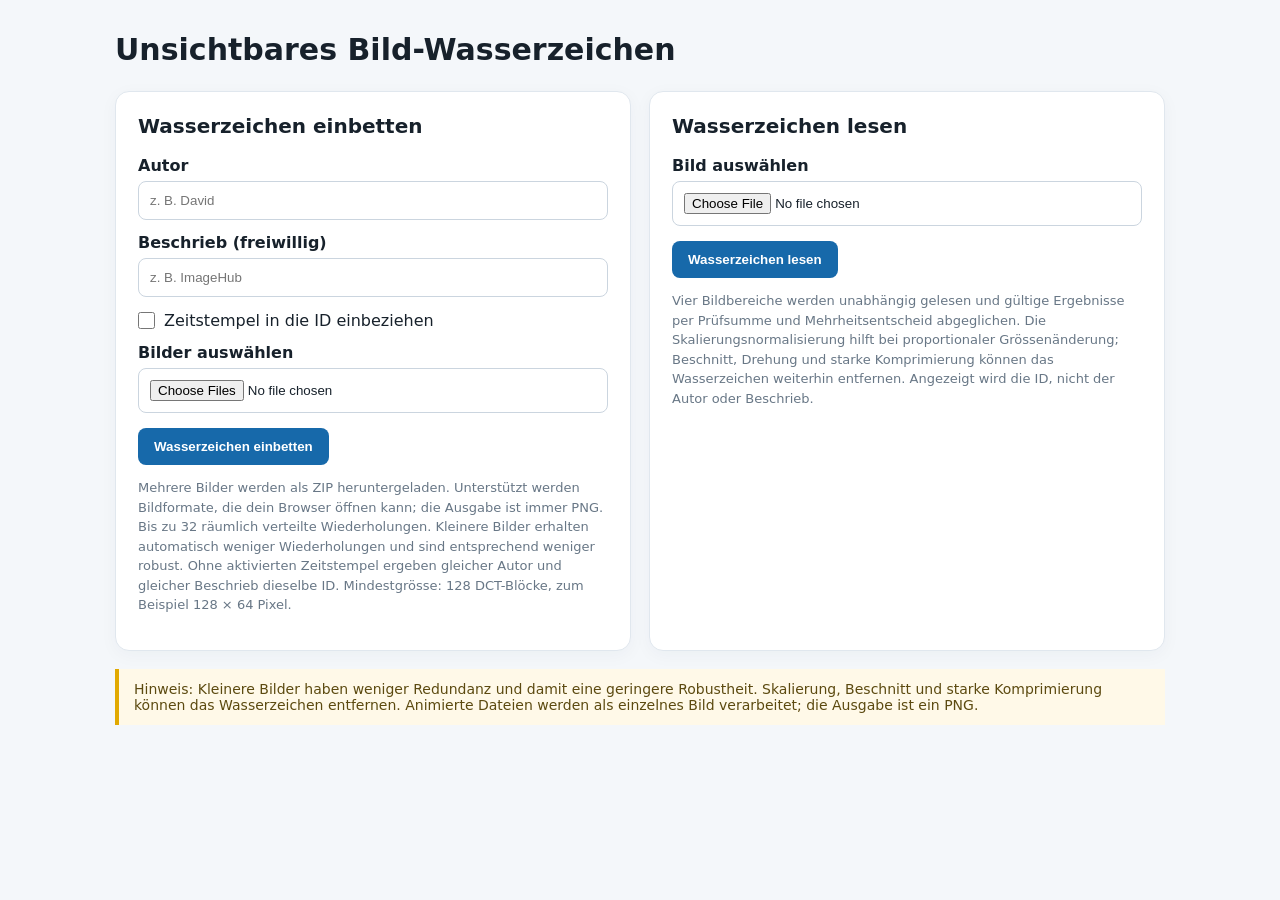
<file: InvisibleWatermarking/index.html>
<!doctype html>
<html lang="de">
<head>
    <meta charset="utf-8">
    <meta name="viewport" content="width=device-width, initial-scale=1">
    <title>Unsichtbares Bild-Wasserzeichen</title>
    <style>
        :root {
            font-family: system-ui, -apple-system, Segoe UI, sans-serif;
            color: #17212b;
            background: #f4f7fa;
        }

        * {
            box-sizing: border-box;
        }

        body {
            margin: 0;
            padding: 32px 18px;
        }

        .wrap {
            max-width: 1050px;
            margin: auto;
        }

        h1 {
            margin: 0 0 24px;
            font-size: 30px;
        }

        .grid {
            display: grid;
            grid-template-columns: repeat(auto-fit, minmax(300px, 1fr));
            gap: 18px;
        }

        .card {
            padding: 22px;
            border: 1px solid #e0e7ee;
            border-radius: 14px;
            background: #fff;
            box-shadow: 0 4px 18px #17324d0a;
        }

        h2 {
            margin: 0 0 18px;
            font-size: 20px;
        }

        label {
            display: block;
            margin: 13px 0 6px;
            font-weight: 600;
        }

        input[type="text"],
        input[type="file"] {
            width: 100%;
            padding: 11px;
            border: 1px solid #cbd5df;
            border-radius: 8px;
            background: #fff;
        }

        .checkbox-label {
            display: flex;
            align-items: center;
            gap: 9px;
            margin-top: 14px;
            font-weight: 500;
        }

        .checkbox-label input {
            width: 17px;
            height: 17px;
            margin: 0;
            accent-color: #1769aa;
        }

        button,
        .download {
            display: inline-block;
            margin-top: 15px;
            padding: 11px 16px;
            border: 0;
            border-radius: 8px;
            background: #1769aa;
            color: #fff;
            font-weight: 700;
            cursor: pointer;
            text-decoration: none;
        }

        button:disabled {
            opacity: .5;
            cursor: wait;
        }

        .out {
            margin-top: 16px;
            padding: 13px;
            border-radius: 8px;
            background: #f2f7fb;
            overflow-wrap: anywhere;
        }

        .muted {
            color: #687786;
            font-size: 13px;
            line-height: 1.5;
        }

        .status {
            margin-top: 12px;
            color: #a33;
            white-space: pre-wrap;
        }

        .ok {
            color: #16713b;
        }

        .result-item {
            margin: 0 0 8px;
        }

        .notice {
            margin-top: 18px;
            padding: 12px 15px;
            border-left: 4px solid #e1a900;
            background: #fff9e8;
            color: #5c4a10;
            font-size: 14px;
        }

        canvas {
            display: none;
        }
    </style>
</head>
<body>
    <main class="wrap">
        <h1>Unsichtbares Bild-Wasserzeichen</h1>

        <div class="grid">
            <section class="card">
                <h2>Wasserzeichen einbetten</h2>

                <label for="author">Autor</label>
                <input id="author" type="text" placeholder="z. B. David">

                <label for="description">Beschrieb (freiwillig)</label>
                <input id="description" type="text" placeholder="z. B. ImageHub">

                <label class="checkbox-label" for="includeTimestamp">
                    <input id="includeTimestamp" type="checkbox">
                    Zeitstempel in die ID einbeziehen
                </label>

                <label for="infile">Bilder auswählen</label>
                <input id="infile" type="file" accept="image/*" multiple>

                <button id="embed">Wasserzeichen einbetten</button>
                <div id="embedout" class="out" hidden></div>
                <div id="embedstatus" class="status"></div>

                <p class="muted">
                    Mehrere Bilder werden als ZIP heruntergeladen. Unterstützt werden Bildformate,
                    die dein Browser öffnen kann; die Ausgabe ist immer PNG. Bis zu 32 räumlich
                    verteilte Wiederholungen. Kleinere Bilder erhalten automatisch weniger
                    Wiederholungen und sind entsprechend weniger robust. Ohne aktivierten
                    Zeitstempel ergeben gleicher Autor und gleicher Beschrieb dieselbe ID.
                    Mindestgrösse: 128 DCT-Blöcke, zum Beispiel 128 × 64 Pixel.
                </p>
            </section>

            <section class="card">
                <h2>Wasserzeichen lesen</h2>

                <label for="readfile">Bild auswählen</label>
                <input id="readfile" type="file" accept="image/*">

                <button id="read">Wasserzeichen lesen</button>
                <div id="readout" class="out" hidden></div>
                <div id="readstatus" class="status"></div>

                <p class="muted">
                    Vier Bildbereiche werden unabhängig gelesen und gültige Ergebnisse per
                    Prüfsumme und Mehrheitsentscheid abgeglichen. Die Skalierungsnormalisierung
                    hilft bei proportionaler Grössenänderung; Beschnitt, Drehung und starke
                    Komprimierung können das Wasserzeichen weiterhin entfernen. Angezeigt wird
                    die ID, nicht der Autor oder Beschrieb.
                </p>
            </section>
        </div>

        <div class="notice">
            Hinweis: Kleinere Bilder haben weniger Redundanz und damit eine geringere
            Robustheit. Skalierung, Beschnitt und starke Komprimierung können das Wasserzeichen
            entfernen. Animierte Dateien werden als einzelnes Bild verarbeitet; die Ausgabe
            ist ein PNG.
        </div>
    </main>

    <canvas id="canvas"></canvas>

    <script>
        "use strict";

        const $ = selector => document.querySelector(selector);
        const BLOCK_SIZE = 8;
        const REPEAT_LIMIT = 32;
        const DATA_BYTES = 12;
        const PARITY_BYTES = 8;
        const CODEWORD_BYTES = DATA_BYTES + PARITY_BYTES;
        const CODEWORD_BITS = CODEWORD_BYTES * 8;

        let activeObjectUrls = [];

        function clearObjectUrls() {
            for (const url of activeObjectUrls) {
                URL.revokeObjectURL(url);
            }
            activeObjectUrls = [];
        }

        function gfTables() {
            const exp = new Uint8Array(512);
            const log = new Int16Array(256);
            let value = 1;

            for (let i = 0; i < 255; i++) {
                exp[i] = value;
                log[value] = i;
                value <<= 1;

                if (value & 0x100) {
                    value ^= 0x11d;
                }
            }

            for (let i = 255; i < 512; i++) {
                exp[i] = exp[i - 255];
            }

            return { exp, log };
        }

        const GF = gfTables();

        function gfMultiply(a, b) {
            if (a === 0 || b === 0) {
                return 0;
            }

            return GF.exp[GF.log[a] + GF.log[b]];
        }

        function gfDivide(a, b) {
            if (b === 0) {
                throw new Error("RS-Decoder: Division durch null.");
            }

            if (a === 0) {
                return 0;
            }

            return GF.exp[(GF.log[a] - GF.log[b] + 255) % 255];
        }

        function polynomialMultiply(a, b) {
            const result = new Uint8Array(a.length + b.length - 1);

            for (let i = 0; i < a.length; i++) {
                for (let j = 0; j < b.length; j++) {
                    result[i + j] ^= gfMultiply(a[i], b[j]);
                }
            }

            return result;
        }

        function makeReedSolomonGenerator(parityBytes) {
            let generator = Uint8Array.of(1);

            for (let i = 0; i < parityBytes; i++) {
                generator = polynomialMultiply(
                    generator,
                    Uint8Array.of(1, GF.exp[i])
                );
            }

            return generator;
        }

        const RS_GENERATOR = makeReedSolomonGenerator(PARITY_BYTES);

        function reedSolomonEncode(data) {
            const codeword = new Uint8Array(CODEWORD_BYTES);
            codeword.set(data);

            const remainder = codeword.slice();

            for (let i = 0; i < DATA_BYTES; i++) {
                const coefficient = remainder[i];

                if (coefficient !== 0) {
                    for (let j = 0; j < RS_GENERATOR.length; j++) {
                        remainder[i + j] ^=
                            gfMultiply(RS_GENERATOR[j], coefficient);
                    }
                }
            }

            codeword.set(remainder.slice(DATA_BYTES), DATA_BYTES);
            return codeword;
        }

        function reedSolomonSyndromes(codeword) {
            const syndromes = [];

            for (let i = 0; i < PARITY_BYTES; i++) {
                const root = GF.exp[i];
                let value = 0;

                for (const byte of codeword) {
                    value = gfMultiply(value, root) ^ byte;
                }

                syndromes.push(value);
            }

            return syndromes;
        }

        function reedSolomonDecode(input) {
            const codeword = Uint8Array.from(input);
            const syndromes = reedSolomonSyndromes(codeword);

            if (syndromes.every(value => value === 0)) {
                return { codeword, corrected: 0 };
            }

            // Berlekamp–Massey ermittelt das Fehler-Locator-Polynom.
            let locator = [1];
            let previous = [1];
            let errorCount = 0;
            let distance = 1;
            let previousDiscrepancy = 1;

            for (let n = 0; n < PARITY_BYTES; n++) {
                let discrepancy = syndromes[n];

                for (let i = 1; i <= errorCount; i++) {
                    discrepancy ^=
                        gfMultiply(locator[i] || 0, syndromes[n - i]);
                }

                if (discrepancy === 0) {
                    distance++;
                    continue;
                }

                const savedLocator = locator.slice();
                const scale = gfDivide(discrepancy, previousDiscrepancy);

                while (locator.length < previous.length + distance) {
                    locator.push(0);
                }

                for (let i = 0; i < previous.length; i++) {
                    locator[i + distance] ^=
                        gfMultiply(scale, previous[i]);
                }

                if (2 * errorCount <= n) {
                    errorCount = n + 1 - errorCount;
                    previous = savedLocator;
                    previousDiscrepancy = discrepancy;
                    distance = 1;
                } else {
                    distance++;
                }
            }

            if (errorCount === 0 || errorCount > PARITY_BYTES / 2) {
                throw new Error(
                    "Zu viele Fehler im Reed-Solomon-Codewort " +
                    "(mehr als vier Bytes)."
                );
            }

            // Chien-Suche findet die Positionen fehlerhafter Bytes.
            const positions = [];
            const locationValues = [];

            for (let position = 0; position < CODEWORD_BYTES; position++) {
                const value = GF.exp[CODEWORD_BYTES - 1 - position];
                const inverse = GF.exp[(255 - GF.log[value]) % 255];

                let evaluation = 0;
                let power = 1;

                for (let i = 0; i <= errorCount; i++) {
                    evaluation ^= gfMultiply(locator[i] || 0, power);
                    power = gfMultiply(power, inverse);
                }

                if (evaluation === 0) {
                    positions.push(position);
                    locationValues.push(value);
                }
            }

            if (positions.length !== errorCount) {
                throw new Error(
                    "RS-Decoder konnte die Fehlerpositionen nicht eindeutig bestimmen."
                );
            }

            // Fehlerwerte durch Lösen eines Gleichungssystems in GF(256).
            const matrix = Array.from({ length: errorCount }, (_, row) => {
                const powers = locationValues.map(value => {
                    let result = 1;

                    for (let i = 0; i < row; i++) {
                        result = gfMultiply(result, value);
                    }

                    return result;
                });

                return [...powers, syndromes[row]];
            });

            for (let column = 0; column < errorCount; column++) {
                let pivot = column;

                while (
                    pivot < errorCount &&
                    matrix[pivot][column] === 0
                ) {
                    pivot++;
                }

                if (pivot === errorCount) {
                    throw new Error(
                        "RS-Decoder: singuläres Gleichungssystem."
                    );
                }

                [matrix[column], matrix[pivot]] =
                    [matrix[pivot], matrix[column]];

                const inverse = GF.exp[
                    (255 - GF.log[matrix[column][column]]) % 255
                ];

                for (let j = column; j <= errorCount; j++) {
                    matrix[column][j] =
                        gfMultiply(matrix[column][j], inverse);
                }

                for (let row = 0; row < errorCount; row++) {
                    if (row === column) {
                        continue;
                    }

                    const factor = matrix[row][column];

                    if (factor !== 0) {
                        for (let j = column; j <= errorCount; j++) {
                            matrix[row][j] ^=
                                gfMultiply(factor, matrix[column][j]);
                        }
                    }
                }
            }

            for (let i = 0; i < errorCount; i++) {
                codeword[positions[i]] ^= matrix[i][errorCount];
            }

            if (reedSolomonSyndromes(codeword).some(value => value !== 0)) {
                throw new Error(
                    "RS-Decoder: Codewort bleibt nach der Korrektur ungültig."
                );
            }

            return { codeword, corrected: errorCount };
        }

        function bytesToBits(bytes) {
            const bits = [];

            for (const byte of bytes) {
                for (let i = 7; i >= 0; i--) {
                    bits.push((byte >> i) & 1);
                }
            }

            return bits;
        }

        function bitsToBytes(bits) {
            const bytes = new Uint8Array(Math.ceil(bits.length / 8));

            bits.forEach((bit, index) => {
                bytes[index >> 3] |=
                    (bit & 1) << (7 - (index & 7));
            });

            return bytes;
        }

        function dct(block) {
            const result = new Float64Array(64);

            for (let u = 0; u < 8; u++) {
                for (let v = 0; v < 8; v++) {
                    let sum = 0;

                    for (let x = 0; x < 8; x++) {
                        for (let y = 0; y < 8; y++) {
                            sum += block[x * 8 + y] *
                                Math.cos((2 * x + 1) * u * Math.PI / 16) *
                                Math.cos((2 * y + 1) * v * Math.PI / 16);
                        }
                    }

                    const scaleU = u === 0 ? Math.SQRT1_2 : 1;
                    const scaleV = v === 0 ? Math.SQRT1_2 : 1;

                    result[u * 8 + v] = 0.25 * scaleU * scaleV * sum;
                }
            }

            return result;
        }

        function inverseDct(coefficients) {
            const block = new Float64Array(64);

            for (let x = 0; x < 8; x++) {
                for (let y = 0; y < 8; y++) {
                    let sum = 0;

                    for (let u = 0; u < 8; u++) {
                        for (let v = 0; v < 8; v++) {
                            const scaleU = u === 0 ? Math.SQRT1_2 : 1;
                            const scaleV = v === 0 ? Math.SQRT1_2 : 1;

                            sum += scaleU * scaleV *
                                coefficients[u * 8 + v] *
                                Math.cos((2 * x + 1) * u * Math.PI / 16) *
                                Math.cos((2 * y + 1) * v * Math.PI / 16);
                        }
                    }

                    block[x * 8 + y] = 0.25 * sum;
                }
            }

            return block;
        }

        function getLuminanceBlock(data, width, blockX, blockY) {
            const block = new Float64Array(64);

            for (let x = 0; x < 8; x++) {
                for (let y = 0; y < 8; y++) {
                    const index =
                        ((blockY * 8 + x) * width + blockX * 8 + y) * 4;

                    block[x * 8 + y] =
                        0.299 * data[index] +
                        0.587 * data[index + 1] +
                        0.114 * data[index + 2] -
                        128;
                }
            }

            return block;
        }

        function putLuminanceBlock(data, width, blockX, blockY, block) {
            for (let x = 0; x < 8; x++) {
                for (let y = 0; y < 8; y++) {
                    const index =
                        ((blockY * 8 + x) * width + blockX * 8 + y) * 4;

                    const oldLuminance =
                        0.299 * data[index] +
                        0.587 * data[index + 1] +
                        0.114 * data[index + 2];

                    const newLuminance = Math.max(
                        0,
                        Math.min(255, block[x * 8 + y] + 128)
                    );

                    const difference = newLuminance - oldLuminance;

                    data[index] = Math.max(
                        0,
                        Math.min(255, data[index] + difference)
                    );
                    data[index + 1] = Math.max(
                        0,
                        Math.min(255, data[index + 1] + difference)
                    );
                    data[index + 2] = Math.max(
                        0,
                        Math.min(255, data[index + 2] + difference)
                    );
                }
            }
        }

        function readOrWriteBit(data, width, blockX, blockY, write, bit) {
            const coefficients = dct(
                getLuminanceBlock(data, width, blockX, blockY)
            );

            const coefficientA = coefficients[2 * 8 + 3];
            const coefficientB = coefficients[3 * 8 + 2];

            if (!write) {
                return coefficientA > coefficientB ? 1 : 0;
            }

            const margin = 24;

            if (bit === 1 && coefficientA - coefficientB < margin) {
                const adjustment = (margin - (coefficientA - coefficientB)) / 2;
                coefficients[19] += adjustment;
                coefficients[26] -= adjustment;
            } else if (
                bit === 0 &&
                coefficientB - coefficientA < margin
            ) {
                const adjustment = (margin - (coefficientB - coefficientA)) / 2;
                coefficients[19] -= adjustment;
                coefficients[26] += adjustment;
            }

            putLuminanceBlock(
                data,
                width,
                blockX,
                blockY,
                inverseDct(coefficients)
            );

            return bit;
        }

        function greatestCommonDivisor(a, b) {
            while (b !== 0) {
                [a, b] = [b, a % b];
            }

            return a;
        }

        function makeWatermarkLayout(width, height) {
            const columns = Math.floor(width / BLOCK_SIZE);
            const rows = Math.floor(height / BLOCK_SIZE);
            const totalBlocks = columns * rows;
            const copies = Math.min(
                REPEAT_LIMIT,
                Math.floor(totalBlocks / CODEWORD_BITS)
            );

            if (copies < 1) {
                throw new Error(
                    "Bild zu klein. Es werden mindestens 128 DCT-Blöcke " +
                    "benötigt, zum Beispiel bei 128 × 64 Pixeln."
                );
            }

            // Eine Schrittweite teilt die Bildblöcke deterministisch und ohne
            // Wiederholungen über die gesamte Bildfläche auf.
            let stride = Math.floor(totalBlocks / 2) + 1;

            while (greatestCommonDivisor(stride, totalBlocks) !== 1) {
                stride++;
            }

            const offset = Math.floor(totalBlocks / 7) % totalBlocks;

            return {
                columns,
                copies,
                position(copyIndex, bitIndex) {
                    const sequenceIndex = copyIndex * CODEWORD_BITS + bitIndex;
                    const blockIndex =
                        (offset + sequenceIndex * stride) % totalBlocks;

                    return [
                        blockIndex % columns,
                        Math.floor(blockIndex / columns)
                    ];
                }
            };
        }

        async function loadImageFile(file) {
            const objectUrl = URL.createObjectURL(file);

            try {
                const image = new Image();
                image.src = objectUrl;
                await image.decode();

                const canvas = $("#canvas");
                const context = canvas.getContext("2d", {
                    willReadFrequently: true
                });

                canvas.width = image.naturalWidth;
                canvas.height = image.naturalHeight;
                context.drawImage(image, 0, 0);

                return {
                    canvas,
                    context,
                    width: canvas.width,
                    height: canvas.height,
                    imageData: context.getImageData(
                        0,
                        0,
                        canvas.width,
                        canvas.height
                    )
                };
            } finally {
                URL.revokeObjectURL(objectUrl);
            }
        }

        function canvasToPng(canvas) {
            return new Promise((resolve, reject) => {
                canvas.toBlob(blob => {
                    if (blob) {
                        resolve(blob);
                    } else {
                        reject(new Error("Das PNG konnte nicht erstellt werden."));
                    }
                }, "image/png");
            });
        }

        function bytesToHex(bytes) {
            return Array.from(bytes, byte =>
                byte.toString(16).padStart(2, "0")
            ).join("").toUpperCase();
        }

        function canonicalTileSize(tileWidth, tileHeight) {
            const longest = 384;
            const aspect = tileWidth / tileHeight;

            if (aspect >= 1) {
                return {
                    width: longest,
                    height: Math.max(
                        128,
                        Math.round((longest / aspect) / 8) * 8
                    )
                };
            }

            return {
                width: Math.max(
                    128,
                    Math.round((longest * aspect) / 8) * 8
                ),
                height: longest
            };
        }

        function imageTiles(width, height) {
            const tiles = [];

            for (let row = 0; row < 2; row++) {
                for (let column = 0; column < 2; column++) {
                    const x0 = Math.floor(column * width / 2);
                    const x1 = Math.floor((column + 1) * width / 2);
                    const y0 = Math.floor(row * height / 2);
                    const y1 = Math.floor((row + 1) * height / 2);

                    tiles.push({
                        x: x0,
                        y: y0,
                        width: x1 - x0,
                        height: y1 - y0
                    });
                }
            }

            return tiles;
        }

        function makeTileCanvas(sourceCanvas, tile, targetWidth, targetHeight) {
            const canvas = document.createElement("canvas");
            canvas.width = targetWidth;
            canvas.height = targetHeight;

            const context = canvas.getContext("2d", {
                willReadFrequently: true
            });

            context.imageSmoothingEnabled = true;
            context.imageSmoothingQuality = "high";
            context.drawImage(
                sourceCanvas,
                tile.x,
                tile.y,
                tile.width,
                tile.height,
                0,
                0,
                targetWidth,
                targetHeight
            );

            return { canvas, context };
        }

        function embedCodeword(imageData, width, height, codeword) {
            const layout = makeWatermarkLayout(width, height);
            const bits = bytesToBits(codeword);

            for (let copy = 0; copy < layout.copies; copy++) {
                for (let bitIndex = 0; bitIndex < CODEWORD_BITS; bitIndex++) {
                    const [blockX, blockY] =
                        layout.position(copy, bitIndex);

                    readOrWriteBit(
                        imageData.data,
                        width,
                        blockX,
                        blockY,
                        true,
                        bits[bitIndex]
                    );
                }
            }

            return layout.copies;
        }

        function decodeCodeword(imageData, width, height) {
            const layout = makeWatermarkLayout(width, height);
            const bitVotes = new Uint16Array(CODEWORD_BITS);

            for (let copy = 0; copy < layout.copies; copy++) {
                for (let bitIndex = 0; bitIndex < CODEWORD_BITS; bitIndex++) {
                    const [blockX, blockY] =
                        layout.position(copy, bitIndex);

                    bitVotes[bitIndex] += readOrWriteBit(
                        imageData.data,
                        width,
                        blockX,
                        blockY,
                        false,
                        0
                    );
                }
            }

            const bits = Array.from(
                bitVotes,
                votes => votes > layout.copies / 2 ? 1 : 0
            );

            const decoded = reedSolomonDecode(bitsToBytes(bits));
            const payload = decoded.codeword.slice(0, DATA_BYTES);
            const id = payload.slice(0, 8);
            const expectedChecksum =
                new DataView(payload.buffer, payload.byteOffset, payload.byteLength)
                    .getUint32(8, false);

            if (crc32(id) !== expectedChecksum) {
                throw new Error("Prüfsumme stimmt nicht.");
            }

            return {
                id: bytesToHex(id),
                corrected: decoded.corrected,
                copies: layout.copies
            };
        }

        async function watermarkFile(
            file,
            author,
            description,
            includeTimestamp
        ) {
            const payload = { author };

            if (description) {
                payload.description = description;
            }

            if (includeTimestamp) {
                payload.timestamp = new Date().toISOString();
            }

            const hash = new Uint8Array(
                await crypto.subtle.digest(
                    "SHA-256",
                    new TextEncoder().encode(JSON.stringify(payload))
                )
            );

            const id = hash.slice(0, 8);
            const watermarkPayload = new Uint8Array(DATA_BYTES);
            watermarkPayload.set(id, 0);
            new DataView(watermarkPayload.buffer).setUint32(
                8,
                crc32(id),
                false
            );

            const codeword = reedSolomonEncode(watermarkPayload);
            const image = await loadImageFile(file);

            if (image.width < 512 || image.height < 512) {
                throw new Error(
                    "Bild zu klein. Für vier robuste Bildbereiche werden " +
                    "mindestens 512 × 512 Pixel benötigt."
                );
            }

            let totalCopies = 0;

            for (const tile of imageTiles(image.width, image.height)) {
                const size = canonicalTileSize(tile.width, tile.height);
                const normalized = makeTileCanvas(
                    image.canvas,
                    tile,
                    size.width,
                    size.height
                );
                const base = normalized.context.getImageData(
                    0,
                    0,
                    size.width,
                    size.height
                );
                const marked = new ImageData(
                    new Uint8ClampedArray(base.data),
                    size.width,
                    size.height
                );

                totalCopies += embedCodeword(
                    marked,
                    size.width,
                    size.height,
                    codeword
                );

                // Die Einbettung wird als kleine Differenz zurück auf das
                // Original gelegt, damit die Bilddetails nicht verkleinert
                // oder weichgezeichnet werden.
                const deltaCanvas = document.createElement("canvas");
                deltaCanvas.width = size.width;
                deltaCanvas.height = size.height;
                const deltaContext = deltaCanvas.getContext("2d");

                const deltaImage = deltaContext.createImageData(
                    size.width,
                    size.height
                );

                for (let i = 0; i < base.data.length; i += 4) {
                    deltaImage.data[i] = Math.max(
                        0,
                        Math.min(255, 128 + marked.data[i] - base.data[i])
                    );
                    deltaImage.data[i + 1] = Math.max(
                        0,
                        Math.min(255, 128 + marked.data[i + 1] - base.data[i + 1])
                    );
                    deltaImage.data[i + 2] = Math.max(
                        0,
                        Math.min(255, 128 + marked.data[i + 2] - base.data[i + 2])
                    );
                    deltaImage.data[i + 3] = 255;
                }

                deltaContext.putImageData(deltaImage, 0, 0);

                const scaledDelta = document.createElement("canvas");
                scaledDelta.width = tile.width;
                scaledDelta.height = tile.height;
                const scaledContext = scaledDelta.getContext("2d", {
                    willReadFrequently: true
                });
                scaledContext.imageSmoothingEnabled = true;
                scaledContext.imageSmoothingQuality = "high";
                scaledContext.drawImage(
                    deltaCanvas,
                    0,
                    0,
                    tile.width,
                    tile.height
                );

                const expandedDelta = scaledContext.getImageData(
                    0,
                    0,
                    tile.width,
                    tile.height
                );

                for (let y = 0; y < tile.height; y++) {
                    for (let x = 0; x < tile.width; x++) {
                        const srcIndex = (y * tile.width + x) * 4;
                        const dstIndex =
                            ((tile.y + y) * image.width + tile.x + x) * 4;

                        for (let channel = 0; channel < 3; channel++) {
                            const delta = expandedDelta.data[srcIndex + channel] - 128;
                            image.imageData.data[dstIndex + channel] = Math.max(
                                0,
                                Math.min(
                                    255,
                                    image.imageData.data[dstIndex + channel] + delta
                                )
                            );
                        }
                    }
                }
            }

            image.context.putImageData(image.imageData, 0, 0);

            return {
                name: file.name,
                id: bytesToHex(id),
                copiesPerTile: totalCopies / 4,
                blob: await canvasToPng(image.canvas)
            };
        }

        function crc32(bytes) {
            let crc = 0xffffffff;

            for (const byte of bytes) {
                crc ^= byte;

                for (let bit = 0; bit < 8; bit++) {
                    crc = (crc >>> 1) ^
                        (crc & 1 ? 0xedb88320 : 0);
                }
            }

            return (crc ^ 0xffffffff) >>> 0;
        }

        function dosDateTime(date) {
            const year = Math.max(1980, date.getFullYear());

            return {
                time:
                    (date.getHours() << 11) |
                    (date.getMinutes() << 5) |
                    Math.floor(date.getSeconds() / 2),
                date:
                    ((year - 1980) << 9) |
                    ((date.getMonth() + 1) << 5) |
                    date.getDate()
            };
        }

        async function makeZip(entries) {
            const localParts = [];
            const centralParts = [];
            const now = dosDateTime(new Date());
            let localOffset = 0;

            for (const entry of entries) {
                const nameBytes = new TextEncoder().encode(entry.fileName);
                const data = new Uint8Array(await entry.blob.arrayBuffer());
                const checksum = crc32(data);

                const localHeader = new Uint8Array(30 + nameBytes.length);
                const localView = new DataView(localHeader.buffer);

                localView.setUint32(0, 0x04034b50, true);
                localView.setUint16(4, 20, true);
                localView.setUint16(6, 0x0800, true);
                localView.setUint16(8, 0, true);
                localView.setUint16(10, now.time, true);
                localView.setUint16(12, now.date, true);
                localView.setUint32(14, checksum, true);
                localView.setUint32(18, data.length, true);
                localView.setUint32(22, data.length, true);
                localView.setUint16(26, nameBytes.length, true);
                localView.setUint16(28, 0, true);
                localHeader.set(nameBytes, 30);

                const centralHeader = new Uint8Array(46 + nameBytes.length);
                const centralView = new DataView(centralHeader.buffer);

                centralView.setUint32(0, 0x02014b50, true);
                centralView.setUint16(4, 20, true);
                centralView.setUint16(6, 20, true);
                centralView.setUint16(8, 0x0800, true);
                centralView.setUint16(10, 0, true);
                centralView.setUint16(12, now.time, true);
                centralView.setUint16(14, now.date, true);
                centralView.setUint32(16, checksum, true);
                centralView.setUint32(20, data.length, true);
                centralView.setUint32(24, data.length, true);
                centralView.setUint16(28, nameBytes.length, true);
                centralView.setUint16(30, 0, true);
                centralView.setUint16(32, 0, true);
                centralView.setUint16(34, 0, true);
                centralView.setUint16(36, 0, true);
                centralView.setUint32(38, 0, true);
                centralView.setUint32(42, localOffset, true);
                centralHeader.set(nameBytes, 46);

                localParts.push(localHeader, data);
                centralParts.push(centralHeader);
                localOffset += localHeader.length + data.length;
            }

            const centralSize = centralParts.reduce(
                (sum, part) => sum + part.length,
                0
            );
            const endRecord = new Uint8Array(22);
            const endView = new DataView(endRecord.buffer);

            endView.setUint32(0, 0x06054b50, true);
            endView.setUint16(4, 0, true);
            endView.setUint16(6, 0, true);
            endView.setUint16(8, entries.length, true);
            endView.setUint16(10, entries.length, true);
            endView.setUint32(12, centralSize, true);
            endView.setUint32(16, localOffset, true);
            endView.setUint16(20, 0, true);

            return new Blob(
                [...localParts, ...centralParts, endRecord],
                { type: "application/zip" }
            );
        }

        function outputFileName(originalName, usedNames) {
            const stem = originalName
                .replace(/\.[^.]*$/, "")
                .replace(/[\\/:*?"<>|]/g, "_")
                .trim() || "bild";

            let candidate = `${stem}_watermarked.png`;
            let suffix = 2;

            while (usedNames.has(candidate.toLowerCase())) {
                candidate = `${stem}_watermarked_${suffix}.png`;
                suffix++;
            }

            usedNames.add(candidate.toLowerCase());
            return candidate;
        }

        function addDownloadLink(container, blob, fileName, label) {
            const link = document.createElement("a");
            const url = URL.createObjectURL(blob);

            activeObjectUrls.push(url);
            link.className = "download";
            link.href = url;
            link.download = fileName;
            link.textContent = label;
            container.append(link);
        }

        $("#embed").addEventListener("click", async () => {
            const button = $("#embed");
            const status = $("#embedstatus");
            const output = $("#embedout");
            const files = Array.from($("#infile").files);
            const author = $("#author").value.trim();
            const description = $("#description").value.trim();
            const includeTimestamp = $("#includeTimestamp").checked;

            clearObjectUrls();
            output.replaceChildren();
            output.hidden = true;
            status.className = "status";
            status.textContent = "";

            if (files.length === 0) {
                status.textContent = "Bitte mindestens ein Bild auswählen.";
                return;
            }

            if (!author) {
                status.textContent = "Bitte den Autor ausfüllen.";
                return;
            }

            button.disabled = true;
            const successes = [];
            const failures = [];
            const usedNames = new Set();

            try {
                for (let i = 0; i < files.length; i++) {
                    status.textContent =
                        `Verarbeite Bild ${i + 1} von ${files.length}: ${files[i].name}`;

                    try {
                        const result = await watermarkFile(
                            files[i],
                            author,
                            description,
                            includeTimestamp
                        );

                        result.fileName = outputFileName(
                            files[i].name,
                            usedNames
                        );
                        successes.push(result);
                    } catch (error) {
                        failures.push({
                            name: files[i].name,
                            message: error.message || String(error)
                        });
                    }
                }

                if (successes.length === 0) {
                    throw new Error(
                        failures.map(item => `${item.name}: ${item.message}`).join("\n")
                    );
                }

                for (const result of successes) {
                    const item = document.createElement("p");
                    item.className = "result-item";
                    item.textContent =
                        `${result.name} — ID: ${result.id} ` +
                        `(4 Bereiche, je ca. ${result.copiesPerTile} Wiederholungen)`;
                    output.append(item);
                }

                if (files.length > 1) {
                    status.textContent =
                        `${successes.length} Bild(er) verarbeitet.` +
                        (failures.length
                            ? ` ${failures.length} Datei(en) übersprungen.`
                            : "");

                    const zipEntries = successes.map(result => ({
                        fileName: result.fileName,
                        blob: result.blob
                    }));

                    const zipBlob = await makeZip(zipEntries);
                    addDownloadLink(
                        output,
                        zipBlob,
                        "wasserzeichen_bilder.zip",
                        "ZIP herunterladen"
                    );
                } else {
                    status.textContent = "Bild verarbeitet.";
                    addDownloadLink(
                        output,
                        successes[0].blob,
                        successes[0].fileName,
                        "PNG herunterladen"
                    );
                }

                if (failures.length) {
                    const errors = document.createElement("p");
                    errors.className = "muted";
                    errors.textContent = failures
                        .map(item => `${item.name}: ${item.message}`)
                        .join("\n");
                    output.append(errors);
                }

                output.hidden = false;
                status.classList.add("ok");
            } catch (error) {
                status.textContent = error.message || String(error);
            } finally {
                button.disabled = false;
            }
        });

        $("#read").addEventListener("click", async () => {
            const button = $("#read");
            const status = $("#readstatus");
            const output = $("#readout");
            const file = $("#readfile").files[0];

            clearObjectUrls();
            output.replaceChildren();
            output.hidden = true;
            status.className = "status";
            status.textContent = "";

            if (!file) {
                status.textContent = "Bitte zuerst ein Bild auswählen.";
                return;
            }

            button.disabled = true;

            try {
                status.textContent = "Analysiere vier Bildbereiche …";

                const image = await loadImageFile(file);

                if (image.width < 256 || image.height < 256) {
                    throw new Error(
                        "Bild zu klein für die zuverlässige Analyse."
                    );
                }

                const results = [];

                for (const tile of imageTiles(image.width, image.height)) {
                    try {
                        const size = canonicalTileSize(tile.width, tile.height);
                        const normalized = makeTileCanvas(
                            image.canvas,
                            tile,
                            size.width,
                            size.height
                        );
                        const imageData = normalized.context.getImageData(
                            0,
                            0,
                            size.width,
                            size.height
                        );

                        results.push(
                            decodeCodeword(imageData, size.width, size.height)
                        );
                    } catch (error) {
                        // Ein beschädigter oder beschnittener Bereich soll
                        // die übrigen drei Bereiche nicht verhindern.
                    }
                }

                if (results.length === 0) {
                    throw new Error(
                        "In keinem Bildbereich wurde ein gültiges " +
                        "Wasserzeichen mit passender Prüfsumme gefunden."
                    );
                }

                const counts = new Map();
                for (const result of results) {
                    counts.set(result.id, (counts.get(result.id) || 0) + 1);
                }

                const [id, matchingTiles] = Array.from(counts.entries())
                    .sort((a, b) => b[1] - a[1])[0];

                if (results.length > 1 && matchingTiles < 2) {
                    throw new Error(
                        "Die Bildbereiche liefern widersprüchliche Ergebnisse."
                    );
                }

                const result = document.createElement("p");
                result.textContent =
                    `ID gefunden: ${id} (${matchingTiles} Bereich(e) stimmen überein).`;
                output.append(result);

                const corrected = results
                    .filter(item => item.id === id)
                    .reduce((sum, item) => sum + item.corrected, 0);

                if (corrected > 0) {
                    const detail = document.createElement("p");
                    detail.className = "muted";
                    detail.textContent =
                        `RS-Decoder hat insgesamt ${corrected} fehlerhafte ` +
                        "Bytes in den übereinstimmenden Bereichen korrigiert.";
                    output.append(detail);
                }

                output.hidden = false;
                status.textContent =
                    `${results.length} von 4 Bildbereichen konnten gelesen werden.`;
                status.classList.add("ok");
            } catch (error) {
                status.textContent =
                    `Kein Wasserzeichen gefunden. ${error.message || error}`;
            } finally {
                button.disabled = false;
            }
        });
    </script>
</body>
</html>
</file>
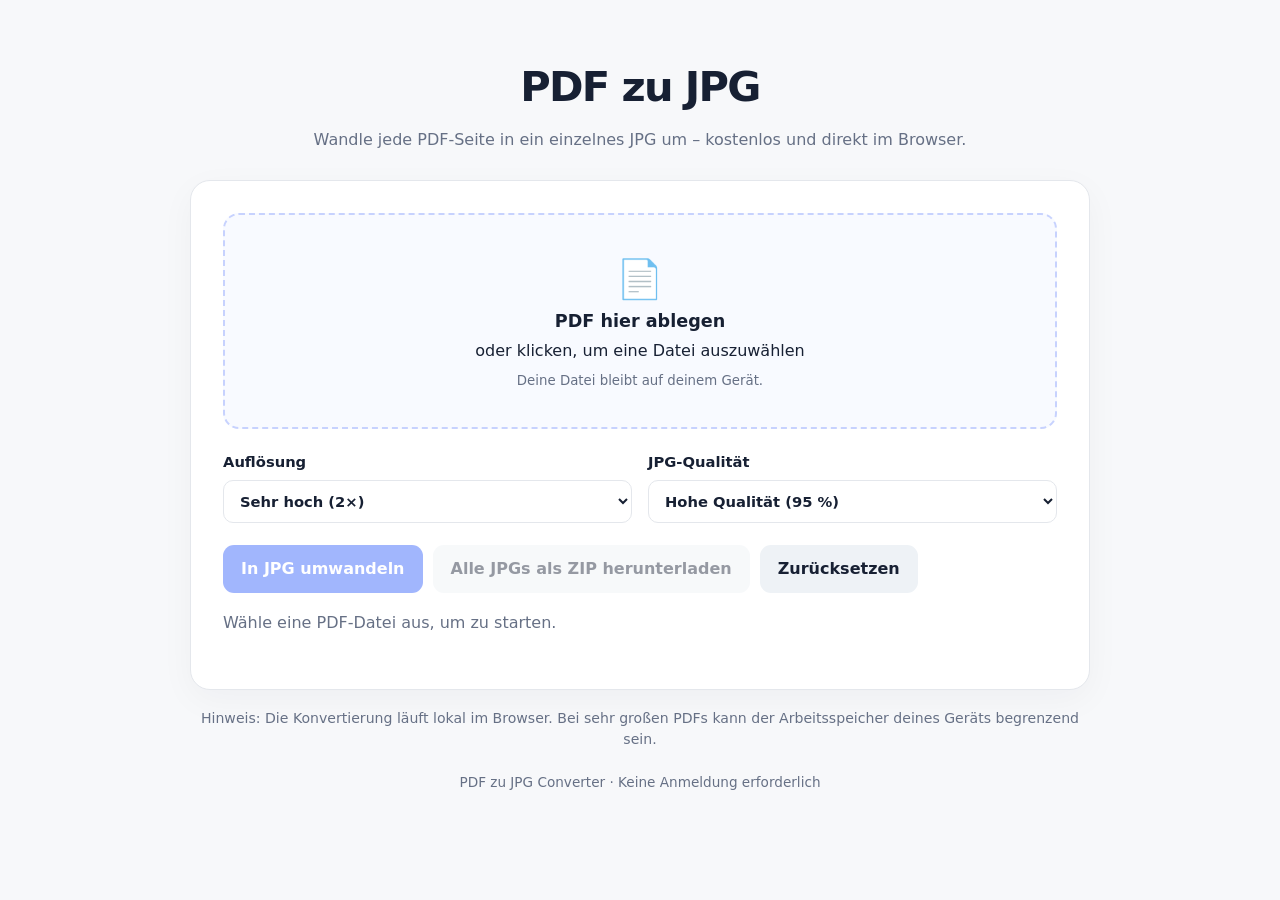
<file: PDF-Converter/index.html>
<!doctype html>
<html lang="de">
<head>
  <meta charset="utf-8">
  <meta name="viewport" content="width=device-width, initial-scale=1">
  <meta name="theme-color" content="#f7f8fa">
  <title>PDF zu JPG Converter</title>
  <style>
    :root { color-scheme: light; --ink:#172033; --muted:#667085; --line:#e4e7ec; --accent:#315efb; --bg:#f7f8fa; }
    * { box-sizing:border-box; }
    body { margin:0; background:var(--bg); color:var(--ink); font:16px/1.5 system-ui,-apple-system,BlinkMacSystemFont,"Segoe UI",sans-serif; }
    main { width:min(900px, calc(100% - 32px)); margin:56px auto; }
    header { text-align:center; margin-bottom:28px; }
    h1 { font-size:clamp(1.8rem,4vw,2.6rem); letter-spacing:-.04em; margin:0 0 10px; }
    p { color:var(--muted); margin:0; }
    .panel { background:white; border:1px solid var(--line); border-radius:20px; padding:clamp(18px,4vw,32px); box-shadow:0 10px 35px #1720330a; }
    .drop { display:grid; place-items:center; text-align:center; padding:36px 18px; border:2px dashed #c7d2fe; background:#f8faff; border-radius:16px; cursor:pointer; transition:.15s ease; }
    .drop.drag { border-color:var(--accent); background:#eef2ff; }
    .file-icon { font-size:38px; margin-bottom:8px; }
    .drop strong { display:block; font-size:1.1rem; margin-bottom:4px; }
    .drop small { display:block; color:var(--muted); margin-top:8px; }
    input[type=file] { display:none; }
    .settings { display:grid; grid-template-columns:repeat(auto-fit,minmax(180px,1fr)); gap:16px; margin:22px 0; }
    label.setting { display:grid; gap:7px; font-size:.92rem; font-weight:650; }
    select { width:100%; padding:11px 12px; border:1px solid var(--line); border-radius:10px; background:white; color:var(--ink); font:inherit; }
    .file-info { display:none; margin-top:16px; padding:12px 14px; background:#f9fafb; border-radius:10px; color:var(--muted); overflow-wrap:anywhere; }
    .actions { display:flex; gap:10px; flex-wrap:wrap; margin-top:18px; }
    button { border:0; border-radius:11px; padding:12px 18px; font:inherit; font-weight:700; cursor:pointer; }
    button:disabled { opacity:.45; cursor:not-allowed; }
    .primary { background:var(--accent); color:white; }
    .secondary { background:#eef2f6; color:var(--ink); }
    .status { margin-top:18px; color:var(--muted); min-height:24px; }
    progress { width:100%; height:10px; margin-top:10px; display:none; accent-color:var(--accent); }
    .results { display:grid; grid-template-columns:repeat(auto-fill,minmax(150px,1fr)); gap:14px; margin-top:22px; }
    .thumb { border:1px solid var(--line); border-radius:12px; padding:8px; background:white; min-width:0; }
    .thumb img { display:block; width:100%; height:170px; object-fit:contain; background:#f2f4f7; border-radius:7px; }
    .thumb .caption { display:flex; align-items:center; justify-content:space-between; gap:8px; margin-top:8px; font-size:.85rem; }
    .thumb a { color:var(--accent); text-decoration:none; font-weight:650; }
    .privacy { margin-top:18px; font-size:.88rem; text-align:center; color:var(--muted); }
    .error { color:#b42318; }
    footer { text-align:center; margin:22px 0; color:var(--muted); font-size:.85rem; }
    @media (max-width:560px) { main { margin:28px auto; } .actions button { width:100%; } }
  </style>
</head>
<body>
<main>
  <header>
    <h1>PDF zu JPG</h1>
    <p>Wandle jede PDF-Seite in ein einzelnes JPG um – kostenlos und direkt im Browser.</p>
  </header>

  <section class="panel" aria-label="PDF-Konverter">
    <label class="drop" id="dropzone" for="pdfFile">
      <span>
        <span class="file-icon" aria-hidden="true">📄</span>
        <strong>PDF hier ablegen</strong>
        <span>oder klicken, um eine Datei auszuwählen</span>
        <small>Deine Datei bleibt auf deinem Gerät.</small>
      </span>
    </label>
    <input id="pdfFile" type="file" accept="application/pdf,.pdf">

    <div class="file-info" id="fileInfo" aria-live="polite"></div>

    <div class="settings">
      <label class="setting">Auflösung
        <select id="scale">
          <option value="1">Standard (72 DPI-Basis)</option>
          <option value="1.5">Hoch (1,5×)</option>
          <option value="2" selected>Sehr hoch (2×)</option>
          <option value="3">Maximal (3×)</option>
        </select>
      </label>
      <label class="setting">JPG-Qualität
        <select id="quality">
          <option value="0.7">Kleinere Dateien (70 %)</option>
          <option value="0.85">Ausgewogen (85 %)</option>
          <option value="0.95" selected>Hohe Qualität (95 %)</option>
          <option value="1">Maximum (100 %)</option>
        </select>
      </label>
    </div>

    <div class="actions">
      <button class="primary" id="convertBtn" disabled>In JPG umwandeln</button>
      <button class="secondary" id="zipBtn" disabled>Alle JPGs als ZIP herunterladen</button>
      <button class="secondary" id="resetBtn">Zurücksetzen</button>
    </div>

    <div class="status" id="status" role="status" aria-live="polite">Wähle eine PDF-Datei aus, um zu starten.</div>
    <progress id="progress" max="100" value="0"></progress>
    <div class="results" id="results"></div>
  </section>
  <p class="privacy">Hinweis: Die Konvertierung läuft lokal im Browser. Bei sehr großen PDFs kann der Arbeitsspeicher deines Geräts begrenzend sein.</p>
  <footer>PDF zu JPG Converter · Keine Anmeldung erforderlich</footer>
</main>

<!-- Für einen komplett offline-fähigen Betrieb diese Bibliotheken lokal hosten und die Pfade anpassen. -->
<script src="./lib/pdf.min.js"></script>
<script src="./lib/jszip.min.js"></script>
<script>
(() => {
  const $ = id => document.getElementById(id);
  const fileInput = $('pdfFile'), dropzone = $('dropzone'), fileInfo = $('fileInfo');
  const convertBtn = $('convertBtn'), zipBtn = $('zipBtn'), resetBtn = $('resetBtn');
  const status = $('status'), progress = $('progress'), results = $('results');
  let selectedFile = null, converted = [], previewUrls = [];

  if (!window.pdfjsLib || !window.JSZip) {
    status.textContent = 'Die benötigten Bibliotheken konnten nicht geladen werden. Prüfe die Internetverbindung oder hoste die Bibliotheken lokal.';
    status.classList.add('error');
    return;
  }
  pdfjsLib.GlobalWorkerOptions.workerSrc = './lib/pdf.worker.min.js';

  function setStatus(message, error=false) {
    status.textContent = message;
    status.classList.toggle('error', error);
  }
  function clearResults() {
    previewUrls.forEach(url => URL.revokeObjectURL(url));
    previewUrls = []; converted = []; results.replaceChildren();
    zipBtn.disabled = true; progress.value = 0; progress.style.display = 'none';
  }
  function chooseFile(file) {
    clearResults();
    if (!file) return;
    if (!(file.type === 'application/pdf' || file.name.toLowerCase().endsWith('.pdf'))) {
      selectedFile = null; convertBtn.disabled = true; fileInfo.style.display = 'none';
      setStatus('Bitte wähle eine PDF-Datei aus.', true); return;
    }
    selectedFile = file;
    fileInfo.textContent = `${file.name} · ${(file.size / 1024 / 1024).toFixed(2)} MB`;
    fileInfo.style.display = 'block';
    convertBtn.disabled = false;
    setStatus('Bereit zur Konvertierung.');
  }
  fileInput.addEventListener('change', () => chooseFile(fileInput.files[0]));
  ['dragenter','dragover'].forEach(type => dropzone.addEventListener(type, e => {
    e.preventDefault(); dropzone.classList.add('drag');
  }));
  ['dragleave','drop'].forEach(type => dropzone.addEventListener(type, e => {
    e.preventDefault(); dropzone.classList.remove('drag');
  }));
  dropzone.addEventListener('drop', e => chooseFile(e.dataTransfer.files[0]));

  function canvasToBlob(canvas, quality) {
    return new Promise((resolve, reject) => canvas.toBlob(blob => {
      if (blob) resolve(blob); else reject(new Error('JPG konnte nicht erstellt werden.'));
    }, 'image/jpeg', quality));
  }
  function downloadBlob(blob, name) {
    const url = URL.createObjectURL(blob);
    const a = document.createElement('a');
    a.href = url; a.download = name; document.body.appendChild(a); a.click(); a.remove();
    setTimeout(() => URL.revokeObjectURL(url), 1000);
  }

  convertBtn.addEventListener('click', async () => {
    if (!selectedFile) return;
    clearResults();
    convertBtn.disabled = true; zipBtn.disabled = true; progress.style.display = 'block'; progress.value = 0;
    try {
      setStatus('PDF wird geladen …');
      const data = await selectedFile.arrayBuffer();
      const pdf = await pdfjsLib.getDocument({data}).promise;
      const scale = Number($('scale').value), quality = Number($('quality').value);
      for (let pageNo = 1; pageNo <= pdf.numPages; pageNo++) {
        setStatus(`Seite ${pageNo} von ${pdf.numPages} wird konvertiert …`);
        const page = await pdf.getPage(pageNo);
        const viewport = page.getViewport({scale});
        const canvas = document.createElement('canvas');
        canvas.width = Math.ceil(viewport.width); canvas.height = Math.ceil(viewport.height);
        const ctx = canvas.getContext('2d', {alpha:false});
        ctx.fillStyle = '#ffffff'; ctx.fillRect(0, 0, canvas.width, canvas.height);
        await page.render({canvasContext:ctx, viewport, background:'rgb(255,255,255)'}).promise;
        const blob = await canvasToBlob(canvas, quality);
        const name = `seite-${String(pageNo).padStart(3,'0')}.jpg`;
        converted.push({name, blob});
        const url = URL.createObjectURL(blob); previewUrls.push(url);
        const card = document.createElement('div'); card.className = 'thumb';
        const img = document.createElement('img'); img.src = url; img.alt = `Vorschau Seite ${pageNo}`;
        const caption = document.createElement('div'); caption.className = 'caption';
        const label = document.createElement('span'); label.textContent = `Seite ${pageNo}`;
        const link = document.createElement('a'); link.href = url; link.download = name; link.textContent = 'JPG';
        caption.append(label, link); card.append(img, caption); results.append(card);
        canvas.width = 0; canvas.height = 0;
        progress.value = Math.round(pageNo / pdf.numPages * 100);
      }
      zipBtn.disabled = converted.length === 0;
      setStatus(`${converted.length} Seite(n) erfolgreich in JPG umgewandelt.`);
    } catch (err) {
      console.error(err);
      setStatus('Konvertierung fehlgeschlagen. Ist die PDF beschädigt oder passwortgeschützt? ' + (err.message || ''), true);
    } finally {
      convertBtn.disabled = !selectedFile;
    }
  });

  zipBtn.addEventListener('click', async () => {
    if (!converted.length) return;
    zipBtn.disabled = true;
    try {
      setStatus('ZIP-Datei wird erstellt …');
      const zip = new JSZip();
      converted.forEach(file => zip.file(file.name, file.blob));
      const blob = await zip.generateAsync({type:'blob'}, meta => {
        progress.style.display = 'block'; progress.value = meta.percent;
      });
      const baseName = (selectedFile.name.replace(/\.pdf$/i, '') || 'dokument').replace(/[\\/:*?"<>|]/g, '_');
      downloadBlob(blob, `${baseName}_jpg.zip`);
      setStatus('ZIP-Datei wurde erstellt und der Download gestartet.');
    } catch (err) {
      console.error(err); setStatus('ZIP-Datei konnte nicht erstellt werden: ' + (err.message || ''), true);
    } finally { zipBtn.disabled = converted.length === 0; }
  });

  resetBtn.addEventListener('click', () => {
    selectedFile = null; fileInput.value = ''; fileInfo.style.display = 'none';
    convertBtn.disabled = true; clearResults(); setStatus('Wähle eine PDF-Datei aus, um zu starten.');
  });
})();
</script>
</body>
</html>
</file>
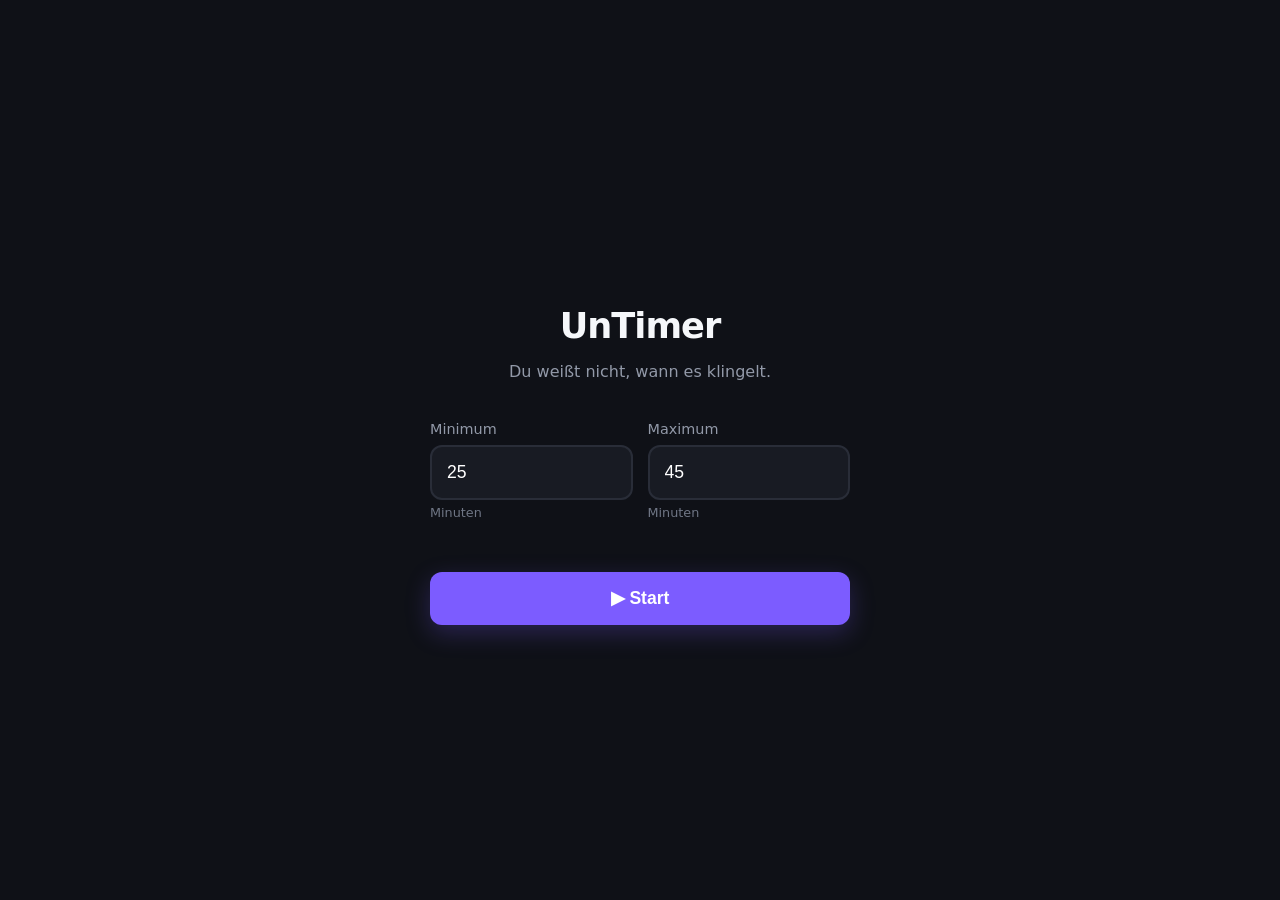
<file: UnTimer/index.html>
<!DOCTYPE html>
<html lang="de">
<head>
  <meta charset="UTF-8">
  <meta name="viewport" content="width=device-width, initial-scale=1.0">
  <title>UnTimer</title>

  <style>
    * {
      box-sizing: border-box;
    }

    body {
      margin: 0;
      min-height: 100vh;
      display: flex;
      justify-content: center;
      align-items: center;
      font-family: system-ui, -apple-system, BlinkMacSystemFont, "Segoe UI", sans-serif;
      background: #0f1117;
      color: #f5f7fa;
    }

    .container {
      width: min(420px, 90%);
      text-align: center;
    }

    h1 {
      font-size: 2.2rem;
      margin-bottom: 8px;
      letter-spacing: -1px;
    }

    .subtitle {
      color: #9299a8;
      margin-bottom: 40px;
    }

    .settings {
      display: flex;
      gap: 15px;
      margin-bottom: 25px;
    }

    .input-group {
      flex: 1;
      text-align: left;
    }

    label {
      display: block;
      color: #9299a8;
      font-size: 0.9rem;
      margin-bottom: 8px;
    }

    input {
      width: 100%;
      padding: 15px;
      border: 2px solid #292d38;
      border-radius: 12px;
      background: #181b23;
      color: white;
      font-size: 1.1rem;
      outline: none;
      transition: border-color 0.2s;
    }

    input:focus {
      border-color: #7c5cff;
    }

    .unit {
      font-size: 0.8rem;
      color: #6f7685;
      margin-top: 5px;
    }

    button {
      border: none;
      border-radius: 12px;
      padding: 16px 25px;
      font-size: 1rem;
      font-weight: 700;
      cursor: pointer;
      transition: transform 0.15s, opacity 0.15s;
    }

    button:hover {
      transform: translateY(-1px);
    }

    button:active {
      transform: translateY(1px);
    }

    #startButton {
      width: 100%;
      background: #7c5cff;
      color: white;
      font-size: 1.1rem;
      box-shadow: 0 8px 25px rgba(124, 92, 255, 0.25);
    }

    #stopButton {
      margin-top: 30px;
      background: #292d38;
      color: #d8dbe2;
    }

    .running,
    .finished {
      display: none;
    }

    .status-icon {
      font-size: 4rem;
      margin-bottom: 20px;
    }

    .running h2,
    .finished h2 {
      font-size: 1.8rem;
      margin-bottom: 10px;
    }

    .running p {
      color: #9299a8;
    }

    .finished p {
      color: #9299a8;
      margin-bottom: 30px;
    }

    #restartButton {
      background: #7c5cff;
      color: white;
    }

    .error {
      color: #ff6b6b;
      font-size: 0.9rem;
      min-height: 22px;
      margin-bottom: 5px;
    }

    /* Kleine Animation während des Lernens */
    .pulse {
      width: 90px;
      height: 90px;
      margin: 0 auto 25px;
      border-radius: 50%;
      background: #7c5cff;
      animation: pulse 2s infinite;
      box-shadow: 0 0 0 0 rgba(124, 92, 255, 0.5);
    }

    @keyframes pulse {
      0% {
        box-shadow: 0 0 0 0 rgba(124, 92, 255, 0.5);
      }

      70% {
        box-shadow: 0 0 0 25px rgba(124, 92, 255, 0);
      }

      100% {
        box-shadow: 0 0 0 0 rgba(124, 92, 255, 0);
      }
    }

    @media (max-width: 450px) {
      .settings {
        flex-direction: column;
        gap: 10px;
      }
    }
  </style>
</head>

<body>

  <main class="container">

    <!-- STARTSCREEN -->
    <section id="setup">

      <h1>UnTimer</h1>

      <p class="subtitle">
        Du weißt nicht, wann es klingelt.
      </p>

      <div class="settings">

        <div class="input-group">
          <label for="minTime">Minimum</label>
          <input
            id="minTime"
            type="number"
            min="1"
            max="1440"
            value="25"
          >
          <div class="unit">Minuten</div>
        </div>

        <div class="input-group">
          <label for="maxTime">Maximum</label>
          <input
            id="maxTime"
            type="number"
            min="1"
            max="1440"
            value="45"
          >
          <div class="unit">Minuten</div>
        </div>

      </div>

      <div id="error" class="error"></div>

      <button id="startButton">
        ▶ Start
      </button>

    </section>


    <!-- TIMER LÄUFT -->
    <section id="running" class="running">

      <h1>UnTimer</h1>

      <div class="pulse"></div>

      <h2>Fokus läuft</h2>

      <p>
        Konzentriere dich.<br>
        Du weißt nicht, wann es klingelt.
      </p>

      <button id="stopButton">
        ■ Stoppen
      </button>

    </section>


    <!-- TIMER FERTIG -->
    <section id="finished" class="finished">

      <div class="status-icon">🔔</div>

      <h2>Geschafft!</h2>

      <p id="resultText">
        Deine Fokuszeit ist vorbei.
      </p>

      <button id="restartButton">
        ↻ Neuer Timer
      </button>

    </section>

  </main>


  <script>
    // =========================
    // Elemente
    // =========================

    const setup = document.getElementById("setup");
    const running = document.getElementById("running");
    const finished = document.getElementById("finished");

    const minInput = document.getElementById("minTime");
    const maxInput = document.getElementById("maxTime");

    const startButton = document.getElementById("startButton");
    const stopButton = document.getElementById("stopButton");
    const restartButton = document.getElementById("restartButton");

    const errorElement = document.getElementById("error");
    const resultText = document.getElementById("resultText");


    // =========================
    // Timer-Variablen
    // =========================

    let timerId = null;
    let startTime = null;
    let targetTime = null;


    // =========================
    // Audio
    // =========================

    let audioContext = null;


    /*
      Browser erlauben Audio normalerweise erst,
      nachdem der Benutzer mit der Seite interagiert hat.

      Der Start-Button ist genau diese Interaktion.
    */
    function initializeAudio() {
      if (!audioContext) {
        audioContext = new (
          window.AudioContext ||
          window.webkitAudioContext
        )();
      }

      if (audioContext.state === "suspended") {
        audioContext.resume();
      }
    }


    // =========================
    // Alarmton
    // =========================

    function playAlarm() {

      if (!audioContext) {
        initializeAudio();
      }

      const now = audioContext.currentTime;

      // Mehrere Töne hintereinander für einen deutlichen Alarm
      const frequencies = [
        880,
        660,
        880,
        660,
        880
      ];

      frequencies.forEach((frequency, index) => {

        const oscillator = audioContext.createOscillator();
        const gain = audioContext.createGain();

        oscillator.type = "sine";
        oscillator.frequency.value = frequency;

        const start = now + index * 0.35;
        const end = start + 0.25;

        gain.gain.setValueAtTime(0.0001, start);
        gain.gain.exponentialRampToValueAtTime(0.35, start + 0.02);
        gain.gain.exponentialRampToValueAtTime(0.0001, end);

        oscillator.connect(gain);
        gain.connect(audioContext.destination);

        oscillator.start(start);
        oscillator.stop(end);
      });
    }


    // =========================
    // Zufällige Zeit
    // =========================

    function getRandomTime(min, max) {

      /*
        Math.random() erzeugt eine Zahl zwischen 0 und 1.

        Beispiel:
        min = 25
        max = 45

        Ergebnis:
        irgendeine Zeit zwischen 25 und 45 Minuten.
      */

      return min + Math.random() * (max - min);
    }


    // =========================
    // Timer starten
    // =========================

    function startTimer() {

      const min = Number(minInput.value);
      const max = Number(maxInput.value);

      // Eingaben überprüfen
      if (!Number.isFinite(min) || !Number.isFinite(max)) {
        errorElement.textContent = "Bitte gültige Zeiten eingeben.";
        return;
      }

      if (min < 1) {
        errorElement.textContent = "Die Mindestzeit muss mindestens 1 Minute sein.";
        return;
      }

      if (max < min) {
        errorElement.textContent =
          "Die Maximum-Zeit muss größer oder gleich der Minimum-Zeit sein.";
        return;
      }

      if (max > 1440) {
        errorElement.textContent =
          "Die maximale Zeit beträgt 1440 Minuten.";
        return;
      }

      errorElement.textContent = "";

      // Audio initialisieren
      initializeAudio();

      // Zufällige Dauer bestimmen
      const randomMinutes = getRandomTime(min, max);

      const durationMilliseconds =
        randomMinutes * 60 * 1000;

      startTime = Date.now();

      targetTime =
        startTime + durationMilliseconds;

      // UI wechseln
      setup.style.display = "none";
      finished.style.display = "none";
      running.style.display = "block";

      /*
        Wir zählen NICHT einfach jede Sekunde herunter.

        Stattdessen überprüfen wir anhand von Date.now(),
        ob der Zielzeitpunkt erreicht wurde.

        Dadurch ist der Timer robuster, wenn der Browser
        den Tab im Hintergrund drosselt.
      */

      timerId = setInterval(checkTimer, 1000);
    }


    // =========================
    // Timer überprüfen
    // =========================

    function checkTimer() {

      const now = Date.now();

      if (now >= targetTime) {
        finishTimer();
      }
    }


    // =========================
    // Timer beenden
    // =========================

    function finishTimer() {

      if (timerId !== null) {
        clearInterval(timerId);
        timerId = null;
      }

      const elapsedMilliseconds =
        Date.now() - startTime;

      const elapsedMinutes =
        Math.round(elapsedMilliseconds / 60000);

      // Alarm abspielen
      playAlarm();

      // Ergebnis anzeigen
      resultText.textContent =
        `Du hast ${elapsedMinutes} Minuten fokussiert.`;

      running.style.display = "none";
      finished.style.display = "block";
    }


    // =========================
    // Timer manuell stoppen
    // =========================

    function stopTimer() {

      if (timerId !== null) {
        clearInterval(timerId);
        timerId = null;
      }

      startTime = null;
      targetTime = null;

      running.style.display = "none";
      setup.style.display = "block";
    }


    // =========================
    // Neuer Timer
    // =========================

    function restartTimer() {

      finished.style.display = "none";
      setup.style.display = "block";
    }


    // =========================
    // Event Listener
    // =========================

    startButton.addEventListener("click", startTimer);

    stopButton.addEventListener("click", stopTimer);

    restartButton.addEventListener("click", restartTimer);

  </script>

</body>
</html>
</file>
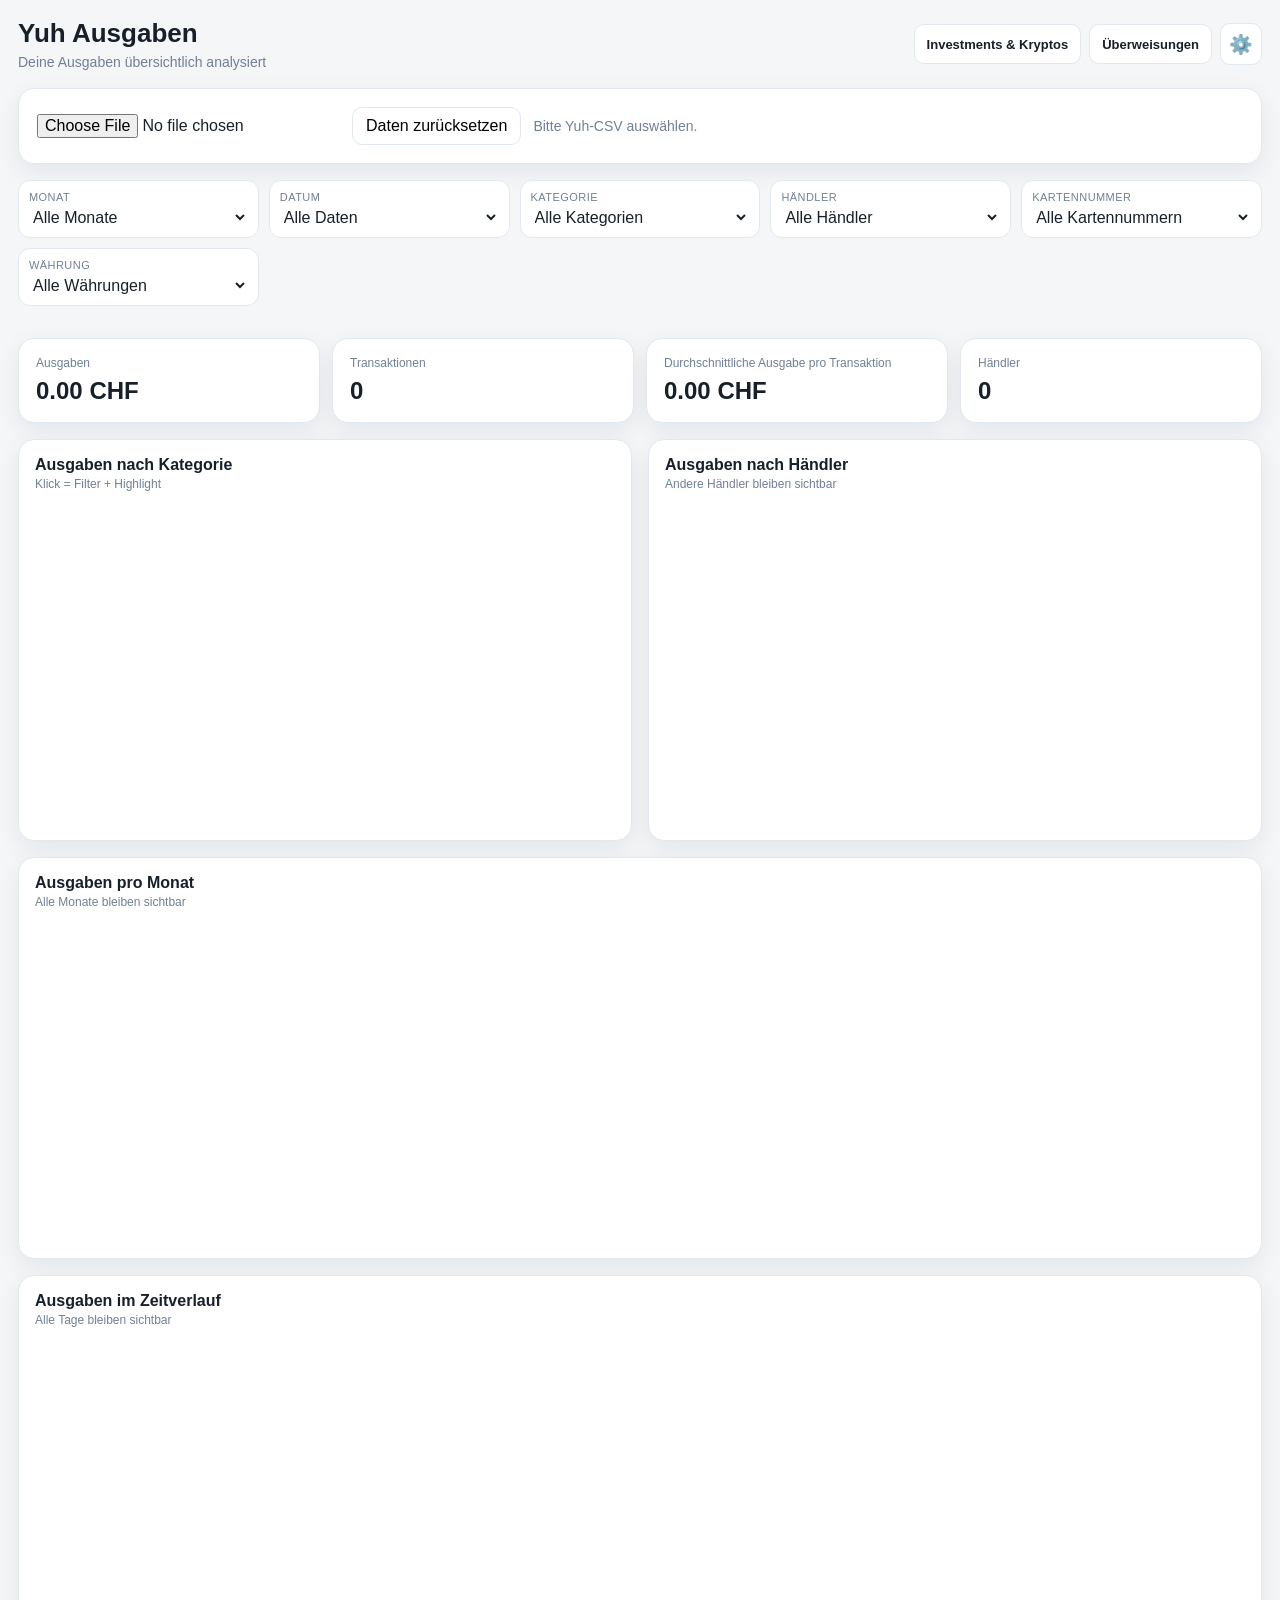
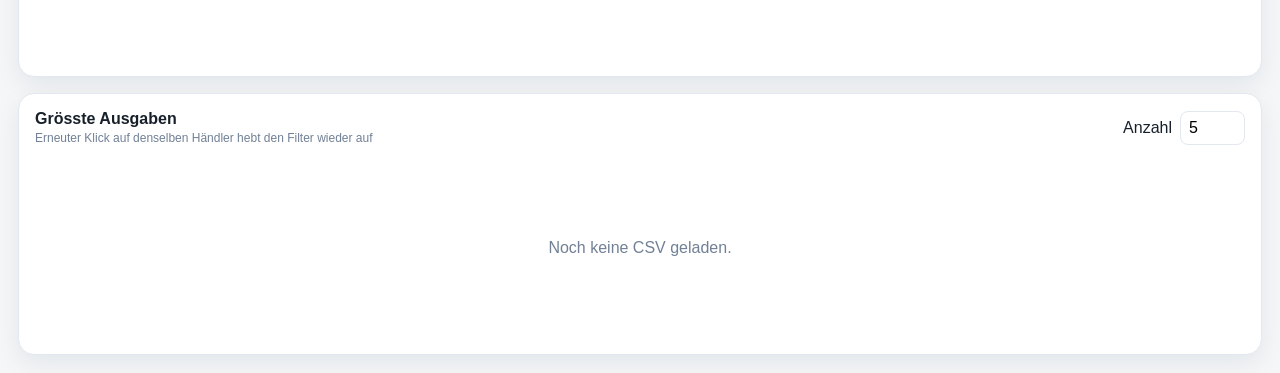
<file: Yuh/csv-leser/index.html>
<!DOCTYPE html>
<html lang="de">

<head>
    <meta charset="UTF-8">
    <meta name="viewport" content="width=device-width, initial-scale=1.0">
    <title>Yuh Ausgaben Dashboard</title>

    <script src="./lib/chart.umd.min.js"></script>

    <style>
        :root {
            --bg: #f4f6f8;
            --card: #fff;
            --text: #17202a;
            --muted: #718096;
            --border: #e2e8f0;
            --accent: #111827;
            --accent-soft: #eef2ff;
            --danger: #dc2626;
            --success: #059669;
            --shadow: 0 8px 24px rgba(15, 23, 42, .07);
        }

        * {
            box-sizing: border-box;
        }

        body {
            margin: 0;
            background: var(--bg);
            color: var(--text);
            font-family: Arial, Helvetica, sans-serif;
        }

        button,
        select,
        input {
            font: inherit;
        }

        .app {
            width: 100%;
            max-width: 1600px;
            margin: 0 auto;
            padding: 18px;
        }

        header {
            display: flex;
            align-items: center;
            justify-content: space-between;
            gap: 16px;
            margin-bottom: 18px;
        }

        .title-wrap h1 {
            margin: 0;
            font-size: 26px;
        }

        .title-wrap p {
            margin: 5px 0 0;
            color: var(--muted);
            font-size: 14px;
        }

        .icon-btn,
        .primary-btn,
        .secondary-btn {
            border: 1px solid var(--border);
            background: #fff;
            border-radius: 10px;
            cursor: pointer;
            padding: 9px 13px;
        }

        .icon-btn {
            width: 42px;
            height: 42px;
            padding: 0;
            font-size: 19px;
            display: inline-flex;
            align-items: center;
            justify-content: center;
            text-decoration: none;
            color: var(--text);
        }

        .upload-card,
        .kpi,
        .chart-card,
        .settings-card {
            background: var(--card);
            border: 1px solid var(--border);
            border-radius: 16px;
            box-shadow: var(--shadow);
        }

        .upload-card {
            padding: 18px;
            margin-bottom: 16px;
        }

        .upload-row {
            display: flex;
            flex-wrap: wrap;
            align-items: center;
            gap: 12px;
        }

        .status {
            color: var(--muted);
            font-size: 14px;
        }

        .status.success {
            color: var(--success);
        }

        .status.error {
            color: var(--danger);
        }

        .filters {
            display: grid;
            grid-template-columns: repeat(5, minmax(140px, 1fr));
            gap: 10px;
            margin-bottom: 16px;
        }

        .filter-box {
            background: var(--card);
            border: 1px solid var(--border);
            border-radius: 12px;
            padding: 10px;
        }

        .filter-box label {
            display: block;
            font-size: 11px;
            color: var(--muted);
            margin-bottom: 5px;
            text-transform: uppercase;
            letter-spacing: .04em;
        }

        .filter-box select {
            width: 100%;
            border: 0;
            outline: 0;
            background: transparent;
            color: var(--text);
            cursor: pointer;
        }

        .active-filters {
            display: flex;
            flex-wrap: wrap;
            gap: 7px;
            margin-bottom: 16px;
        }

        .filter-chip {
            display: inline-flex;
            align-items: center;
            gap: 7px;
            border-radius: 999px;
            padding: 6px 10px;
            background: var(--accent-soft);
            color: #3730a3;
            font-size: 12px;
            border: 0;
        }

        .filter-chip button {
            border: 0;
            background: transparent;
            cursor: pointer;
            color: inherit;
            font-weight: bold;
            padding: 0;
        }

        .filter-chip.reset {
            background: #fff;
            border: 1px solid var(--border);
            color: var(--text);
            cursor: pointer;
        }

        .kpis {
            display: grid;
            grid-template-columns: repeat(4, minmax(0, 1fr));
            gap: 12px;
            margin-bottom: 16px;
        }

        .kpi {
            padding: 17px;
        }

        .kpi-label {
            color: var(--muted);
            font-size: 12px;
            margin-bottom: 7px;
        }

        .kpi-value {
            font-size: 24px;
            font-weight: 700;
        }

        .charts {
            display: grid;
            grid-template-columns: repeat(2, minmax(0, 1fr));
            gap: 16px;
        }

        .chart-card {
            padding: 16px;
            min-width: 0;
        }

        .chart-card.full {
            grid-column: 1 / -1;
        }

        .chart-head {
            display: flex;
            align-items: center;
            justify-content: space-between;
            gap: 10px;
            margin-bottom: 12px;
        }

        .chart-head h2 {
            margin: 0;
            font-size: 16px;
        }

        .chart-head span {
            color: var(--muted);
            font-size: 12px;
        }

        .chart-container {
            position: relative;
            height: 320px;
        }

        .largest-controls {
            display: flex;
            align-items: center;
            gap: 8px;
        }

        .largest-controls input {
            width: 65px;
            border: 1px solid var(--border);
            border-radius: 8px;
            padding: 7px 8px;
        }

        .expenses-list {
            display: flex;
            flex-direction: column;
            gap: 8px;
            max-height: 390px;
            overflow-y: auto;
        }

        .expense-row {
            display: grid;
            grid-template-columns: 1fr auto;
            gap: 12px;
            padding: 10px 12px;
            border: 1px solid var(--border);
            border-radius: 10px;
            background: #fafafa;
            cursor: pointer;
            transition: .15s;
        }

        .expense-row:hover {
            background: #f1f5f9;
            transform: translateY(-1px);
        }

        .expense-main {
            min-width: 0;
        }

        .expense-merchant {
            font-weight: 600;
            overflow: hidden;
            text-overflow: ellipsis;
            white-space: nowrap;
        }

        .expense-meta {
            color: var(--muted);
            font-size: 11px;
            margin-top: 3px;
        }

        .expense-amount {
            font-weight: 700;
            white-space: nowrap;
        }

        .empty {
            display: flex;
            align-items: center;
            justify-content: center;
            min-height: 180px;
            color: var(--muted);
            text-align: center;
            padding: 20px;
        }

        .top-nav {
            display: flex;
            align-items: center;
            justify-content: flex-end;
            gap: 8px;
            flex-wrap: wrap;
        }

        .nav-link {
            display: inline-flex;
            align-items: center;
            min-height: 40px;
            padding: 8px 12px;
            border: 1px solid var(--border);
            border-radius: 10px;
            background: #fff;
            color: var(--text);
            text-decoration: none;
            font-size: 13px;
            font-weight: 600;
        }

        .nav-link:hover { background: var(--accent-soft); }

        .settings-page,
        .secondary-page { display: none; }

        .settings-page.active,
        .secondary-page.active { display: block; }

        .finance-controls {
            display: flex;
            flex-wrap: wrap;
            gap: 12px;
            margin: 16px 0;
        }

        .finance-controls label {
            color: var(--muted);
            font-size: 12px;
            font-weight: 600;
        }

        .finance-controls select {
            display: block;
            min-width: 180px;
            margin-top: 5px;
            padding: 9px 11px;
            border: 1px solid var(--border);
            border-radius: 9px;
            background: #fff;
            color: var(--text);
        }

        .secondary-charts {
            display: grid;
            grid-template-columns: repeat(2, minmax(0, 1fr));
            gap: 16px;
            margin: 16px 0;
        }

        .page-table-wrap {
            width: 100%;
            overflow: auto;
            border: 1px solid var(--border);
            border-radius: 12px;
        }

        .page-table {
            width: 100%;
            min-width: 850px;
            border-collapse: collapse;
            font-size: 13px;
        }

        .page-table th, .page-table td {
            padding: 10px 12px;
            text-align: left;
            border-bottom: 1px solid var(--border);
            white-space: nowrap;
        }

        .page-table th {
            position: sticky;
            top: 0;
            background: #f8fafc;
            color: var(--muted);
            font-size: 11px;
            text-transform: uppercase;
        }

        .back-link {
            display: inline-flex;
            align-items: center;
            min-height: 42px;
            margin-bottom: 14px;
            padding: 9px 14px;
            border: 1px solid var(--border);
            border-radius: 10px;
            background: #fff;
            color: var(--text);
            text-decoration: none;
            font-weight: 650;
            box-shadow: 0 3px 10px rgba(15, 23, 42, .05);
        }

        .back-link:hover { background: var(--accent-soft); }

        #dashboardPage.hidden {
            display: none;
        }

        .settings-card {
            padding: 18px;
        }

        .settings-top {
            display: flex;
            align-items: center;
            gap: 12px;
            margin-bottom: 18px;
        }

        .settings-top h2 {
            margin: 0;
        }

        .merchant-settings {
            display: grid;
            grid-template-columns: 1fr 220px 100px;
            gap: 8px;
            align-items: center;
            padding: 9px 0;
            border-bottom: 1px solid var(--border);
        }

        .merchant-name {
            overflow: hidden;
            text-overflow: ellipsis;
            white-space: nowrap;
        }

        .merchant-settings select {
            width: 100%;
            padding: 7px;
            border: 1px solid var(--border);
            border-radius: 8px;
            background: #fff;
        }

        @media (max-width: 1100px) {
            .filters {
                grid-template-columns: repeat(3, minmax(140px, 1fr));
            }

            .kpis {
                grid-template-columns: repeat(2, 1fr);
            }
        }

        @media (max-width: 760px) {
            .app { padding: 10px; }
            header { align-items: flex-start; flex-direction: column; }
            .top-nav { justify-content: flex-start; }
            .secondary-charts { grid-template-columns: 1fr; }

            .filters,
            .charts {
                grid-template-columns: 1fr;
            }

            .chart-card.full {
                grid-column: auto;
            }

            .merchant-settings {
                grid-template-columns: 1fr;
            }
        }

        @media (max-width: 480px) {
            .kpis {
                grid-template-columns: 1fr;
            }

            .chart-container {
                height: 300px;
            }
        }
    </style>
</head>

<body>

<div class="app">

    <!-- DASHBOARD -->
    <div id="dashboardPage">

        <header>
            <div class="title-wrap">
                <h1>Yuh Ausgaben</h1>
                <p>Deine Ausgaben übersichtlich analysiert</p>
            </div>

            <nav class="top-nav" aria-label="Hauptnavigation">
                <a class="nav-link" href="#finanzen">Investments &amp; Kryptos</a>
                <a class="nav-link" href="#zahlungen">Überweisungen</a>
                <a href="#einstellungen"
                   id="settingsButton"
                   class="icon-btn"
                   title="Kategorien verwalten"
                   aria-label="Kategorien verwalten">⚙️</a>
            </nav>
        </header>

        <section class="upload-card">
            <div class="upload-row">
                <input id="csvFile" type="file" accept=".csv,text/csv">

                <button id="resetDataButton" class="secondary-btn">
                    Daten zurücksetzen
                </button>

                <span id="status" class="status">
                    Bitte Yuh-CSV auswählen.
                </span>
            </div>
        </section>

        <section class="filters">

            <div class="filter-box">
                <label for="monthFilter">Monat</label>
                <select id="monthFilter">
                    <option value="">Alle Monate</option>
                </select>
            </div>

            <div class="filter-box">
                <label for="dateFilter">Datum</label>
                <select id="dateFilter">
                    <option value="">Alle Daten</option>
                </select>
            </div>

            <div class="filter-box">
                <label for="categoryFilter">Kategorie</label>
                <select id="categoryFilter">
                    <option value="">Alle Kategorien</option>
                </select>
            </div>

            <div class="filter-box">
                <label for="merchantFilter">Händler</label>
                <select id="merchantFilter">
                    <option value="">Alle Händler</option>
                </select>
            </div>

            <div class="filter-box">
                <label for="cardNumberFilter">Kartennummer</label>
                <select id="cardNumberFilter">
                    <option value="">Alle Kartennummern</option>
                </select>
            </div>

            <div class="filter-box">
                <label for="currencyFilter">Währung</label>
                <select id="currencyFilter">
                    <option value="">Alle Währungen</option>
                </select>
            </div>

        </section>

        <div id="activeFilters" class="active-filters"></div>

        <section class="kpis">

            <div class="kpi">
                <div class="kpi-label">Ausgaben</div>
                <div id="kpiTotal" class="kpi-value">0.00 CHF</div>
            </div>

            <div class="kpi">
                <div class="kpi-label">Transaktionen</div>
                <div id="kpiTransactions" class="kpi-value">0</div>
            </div>

            <div class="kpi">
                <div class="kpi-label">Durchschnittliche Ausgabe pro Transaktion</div>
                <div id="kpiAverage" class="kpi-value">0.00 CHF</div>
            </div>

            <div class="kpi">
                <div class="kpi-label">Händler</div>
                <div id="kpiMerchants" class="kpi-value">0</div>
            </div>

        </section>

        <section class="charts">

            <div class="chart-card">

                <div class="chart-head">
                    <div>
                        <h2>Ausgaben nach Kategorie</h2>
                        <span>Klick = Filter + Highlight</span>
                    </div>
                </div>

                <div class="chart-container">
                    <canvas id="categoryChart"></canvas>
                </div>

            </div>

            <div class="chart-card">

                <div class="chart-head">
                    <div>
                        <h2>Ausgaben nach Händler</h2>
                        <span>Andere Händler bleiben sichtbar</span>
                    </div>
                </div>

                <div class="chart-container">
                    <canvas id="merchantChart"></canvas>
                </div>

            </div>

            <div class="chart-card full">

                <div class="chart-head">
                    <div>
                        <h2>Ausgaben pro Monat</h2>
                        <span>Alle Monate bleiben sichtbar</span>
                    </div>
                </div>

                <div class="chart-container">
                    <canvas id="monthlyChart"></canvas>
                </div>

            </div>

            <div class="chart-card full">

                <div class="chart-head">
                    <div>
                        <h2>Ausgaben im Zeitverlauf</h2>
                        <span>Alle Tage bleiben sichtbar</span>
                    </div>
                </div>

                <div class="chart-container">
                    <canvas id="timelineChart"></canvas>
                </div>

            </div>

            <div class="chart-card full">

                <div class="chart-head">

                    <div>
                        <h2>Grösste Ausgaben</h2>

                        <span>
                            Erneuter Klick auf denselben Händler hebt den Filter wieder auf
                        </span>
                    </div>

                    <div class="largest-controls">

                        <label for="largestCount">
                            Anzahl
                        </label>

                        <input
                            id="largestCount"
                            type="number"
                            min="1"
                            max="100"
                            value="5">

                    </div>

                </div>

                <div id="largestExpenses"
                     class="expenses-list"></div>

            </div>

        </section>

    </div>


    <section id="financePage" class="secondary-page" aria-labelledby="financeTitle">
        <a class="back-link secondary-btn" href="#">← Dashboard</a>
        <div class="settings-card">
            <h2 id="financeTitle">Investments &amp; Kryptos</h2>
            <p class="status">Boni und Rewards sind hier bewusst ausgeblendet. Beträge werden in der jeweiligen Originalwährung ausgewiesen.</p>
            <div class="finance-controls">
                <label>Währung <select id="investmentCurrency"></select></label>
                <label>Anlage <select id="investmentAsset"></select></label>
                <label>Monat <select id="investmentMonth"></select></label>
            </div>
            <div class="secondary-charts">
                <article class="chart-card">
                    <div class="chart-head"><h2>Investiert vs. zurückerhalten / verkauft</h2><span>Nach Anlage</span></div>
                    <div class="chart-container"><canvas id="investmentChart"></canvas></div>
                </article>
                <article class="chart-card">
                    <div class="chart-head"><h2>Käufe und Verkäufe pro Monat</h2><span>Anlage und Monat auswählbar</span></div>
                    <div class="chart-container"><canvas id="investmentMonthChart"></canvas></div>
                </article>
            </div>
        </div>
        <div class="settings-card">
            <h3 class="page-section-title">Alle Investments &amp; Kryptowährungen</h3>
            <div id="investmentTable"></div>
        </div>
        <div class="settings-card">
            <h3 class="page-section-title">Währungswechsel</h3>
            <div id="exchangeTable"></div>
        </div>
    </section>

    <section id="transfersPage" class="secondary-page" aria-labelledby="transfersTitle">
        <a class="back-link secondary-btn" href="#">← Dashboard</a>
        <div class="settings-card">
            <h2 id="transfersTitle">Überweisungen</h2>
            <p class="status">Goal-Einzahlungen und -Abhebungen werden hier ignoriert.</p>
            <div class="finance-controls">
                <label>Währung <select id="transferCurrency"></select></label>
                <label>Monat <select id="transferMonth"></select></label>
            </div>
            <div class="secondary-charts">
                <article class="chart-card">
                    <div class="chart-head"><h2>Ein- und Ausgänge pro Monat</h2><span>Monat anklicken zum Filtern</span></div>
                    <div class="chart-container"><canvas id="transferMonthChart"></canvas></div>
                </article>
                <article class="chart-card">
                    <div class="chart-head"><h2>Überweisungen nach Art</h2><span>Klick auf Diagrammsegment</span></div>
                    <div class="chart-container"><canvas id="transferTypeChart"></canvas></div>
                </article>
            </div>
        </div>
        <div class="settings-card">
            <h3 class="page-section-title">Ein- und ausgehende Überweisungen</h3>
            <div id="transferTable"></div>
        </div>
    </section>

    <!-- SETTINGS -->
    <div id="settingsPage"
         class="settings-page">

        <div class="settings-card">

            <div class="settings-top">

                <button id="backButton"
                        class="secondary-btn">
                    ← Dashboard
                </button>

                <h2>Kategorien verwalten</h2>

            </div>

            <p class="status">
                Hier kannst du jedem Händler dauerhaft eine Kategorie zuweisen.
                Die Zuordnung wird im Browser gespeichert.
            </p>

            <div id="merchantSettingsList"></div>

        </div>

    </div>

</div>


<script>
"use strict";


/* =========================================================
   KONFIGURATION
========================================================= */

const STORAGE_KEY =
    "yuh_category_mapping_v4";


const CATEGORIES = [
    "TWINT",
    "Lebensmittel & Essen",
    "Transport & Mobilität",
    "Kleidung & Shopping",
    "Reisen & Hotels",
    "Sport & Freizeit",
    "Abos",
    "Bargeld",
    "Sonstiges"
];


const COLORS = [
    "#2563eb",
    "#16a34a",
    "#f59e0b",
    "#dc2626",
    "#9333ea",
    "#0891b2",
    "#ea580c",
    "#4f46e5",
    "#65a30d"
];


const charts = {
    category: null,
    merchant: null,
    monthly: null,
    timeline: null,
    investments: null,
    investmentMonths: null,
    transfersMonths: null,
    transferTypes: null
};


let transactions = [];
let data = [];
let settingsMerchants = [];
let customMappings = {};


/*
  WICHTIG:

  CHF ist die Standard-Währung.

  Wenn der Benutzer bewusst "Alle Währungen"
  auswählt, wird currency = "".
*/

const filters = {
    month: "",
    date: "",
    category: "",
    merchant: "",
    cardNumber: "",
    currency: "CHF"
};


/* =========================================================
   DOM
========================================================= */

const csvFile =
    document.getElementById("csvFile");

const statusEl =
    document.getElementById("status");

const monthFilter =
    document.getElementById("monthFilter");

const dateFilter =
    document.getElementById("dateFilter");

const categoryFilter =
    document.getElementById("categoryFilter");

const merchantFilter =
    document.getElementById("merchantFilter");

const cardNumberFilter =
    document.getElementById("cardNumberFilter");

const currencyFilter =
    document.getElementById("currencyFilter");

const activeFiltersEl =
    document.getElementById("activeFilters");

const kpiTotal =
    document.getElementById("kpiTotal");

const kpiTransactions =
    document.getElementById("kpiTransactions");

const kpiAverage =
    document.getElementById("kpiAverage");

const kpiMerchants =
    document.getElementById("kpiMerchants");

const largestCount =
    document.getElementById("largestCount");

const largestExpenses =
    document.getElementById("largestExpenses");

const dashboardPage =
    document.getElementById("dashboardPage");

const settingsPage =
    document.getElementById("settingsPage");

const settingsButton =
    document.getElementById("settingsButton");

const backButton =
    document.getElementById("backButton");

const merchantSettingsList =
    document.getElementById("merchantSettingsList");

const resetDataButton =
    document.getElementById("resetDataButton");


/* =========================================================
   LOCAL STORAGE
========================================================= */

function loadMappings() {

    try {

        const saved =
            localStorage.getItem(STORAGE_KEY) ||
            localStorage.getItem(
                "yuh_category_mapping_v3"
            ) ||
            localStorage.getItem(
                "yuh_category_mapping_v2"
            );

        if (saved) {
            customMappings = JSON.parse(saved) || {};
            Object.keys(customMappings).forEach(merchant => {
                const category = customMappings[merchant];
                if (["Essen", "Lebensmittel", "Restaurants & Essen", "Snacks & Convenience"].includes(category)) {
                    customMappings[merchant] = "Lebensmittel & Essen";
                } else if (category === "Shopping") {
                    customMappings[merchant] = "Kleidung & Shopping";
                } else if (category === "Transport" || category === "Auto & Mobilität") {
                    customMappings[merchant] = "Transport & Mobilität";
                } else if (category === "Gesundheit") {
                    customMappings[merchant] = "Sonstiges";
                } else if (category === "Kirche" || category === "Spenden" || category === "Haushalt & Technik") {
                    customMappings[merchant] = "Sonstiges";
                }
            });
        }

    } catch {

        customMappings = {};
    }
}


function saveMappings() {

    localStorage.setItem(
        STORAGE_KEY,
        JSON.stringify(customMappings)
    );
}


loadMappings();


/* =========================================================
   HILFSFUNKTIONEN
========================================================= */

function cleanValue(value) {

    return String(value ?? "")
        .replace(/^\uFEFF/, "")
        .trim();
}


function normalizeHeader(value) {

    return cleanValue(value)
        .toUpperCase()
        .replace(/\s+/g, " ");
}


function parseAmount(value) {

    if (
        value === null ||
        value === undefined
    ) {
        return 0;
    }

    let s =
        String(value)
            .trim()
            .replace(/\u00A0/g, "")
            .replace(/'/g, "")
            .replace(/\s/g, "")
            .replace(
                /CHF|EUR|USD|GBP/gi,
                ""
            );

    if (!s) {
        return 0;
    }

    if (
        s.includes(",") &&
        s.includes(".")
    ) {

        if (
            s.lastIndexOf(",") >
            s.lastIndexOf(".")
        ) {

            s = s
                .replace(/\./g, "")
                .replace(",", ".");

        } else {

            s = s.replace(/,/g, "");
        }

    } else if (
        s.includes(",")
    ) {

        s = s.replace(",", ".");
    }

    const number =
        Number(s);

    return Number.isFinite(number)
        ? number
        : 0;
}


/*
  ROBUSTE YUH-DATUMSERKENNUNG
*/

function parseDate(value) {

    let raw =
        cleanValue(value);

    if (!raw) {

        return {
            date: null,
            dateKey: "",
            dateText: "",
            month: ""
        };
    }


    let match =
        raw.match(
            /(\d{1,2})[.\/](\d{1,2})[.\/](\d{4})/
        );


    if (match) {

        const day =
            Number(match[1]);

        const month =
            Number(match[2]);

        const year =
            Number(match[3]);


        if (
            day >= 1 &&
            day <= 31 &&
            month >= 1 &&
            month <= 12 &&
            year >= 2000
        ) {

            const date =
                new Date(
                    year,
                    month - 1,
                    day
                );


            if (
                !Number.isNaN(
                    date.getTime()
                )
            ) {

                const dateKey =
                    String(day)
                        .padStart(2, "0") +
                    "." +
                    String(month)
                        .padStart(2, "0") +
                    "." +
                    String(year);


                const monthKey =
                    String(year) +
                    "-" +
                    String(month)
                        .padStart(2, "0");


                return {
                    date,
                    dateKey,
                    dateText: dateKey,
                    month: monthKey
                };
            }
        }
    }


    match =
        raw.match(
            /(\d{4})-(\d{1,2})-(\d{1,2})/
        );


    if (match) {

        const year =
            Number(match[1]);

        const month =
            Number(match[2]);

        const day =
            Number(match[3]);


        const date =
            new Date(
                year,
                month - 1,
                day
            );


        if (
            !Number.isNaN(
                date.getTime()
            )
        ) {

            const dateKey =
                String(day)
                    .padStart(2, "0") +
                "." +
                String(month)
                    .padStart(2, "0") +
                "." +
                String(year);


            return {
                date,
                dateKey,
                dateText: dateKey,
                month:
                    String(year) +
                    "-" +
                    String(month)
                        .padStart(2, "0")
            };
        }
    }


    return {
        date: null,
        dateKey: raw,
        dateText: raw,
        month: ""
    };
}


function monthLabel(monthKey) {

    const match =
        String(monthKey)
            .match(
                /^(\d{4})-(\d{2})$/
            );

    if (!match) {
        return monthKey;
    }


    const names = [
        "Januar",
        "Februar",
        "März",
        "April",
        "Mai",
        "Juni",
        "Juli",
        "August",
        "September",
        "Oktober",
        "November",
        "Dezember"
    ];


    return (
        names[
            Number(match[2]) - 1
        ] +
        " " +
        match[1]
    );
}


function formatMoney(
    amount,
    currency = "CHF"
) {

    try {

        return new Intl.NumberFormat(
            "de-CH",
            {
                style: "currency",
                currency:
                    currency || "CHF",
                maximumFractionDigits: 2
            }
        ).format(
            Number(amount) || 0
        );

    } catch {

        return (
            (Number(amount) || 0)
                .toFixed(2) +
            " " +
            (currency || "CHF")
        );
    }
}


function escapeHtml(value) {

    return String(value ?? "")
        .replace(/&/g, "&amp;")
        .replace(/</g, "&lt;")
        .replace(/>/g, "&gt;")
        .replace(
            /"/g,
            "&quot;"
        )
        .replace(
            /'/g,
            "&#039;"
        );
}


/*
  Liefert die Währung der aktuell angezeigten Daten.

  Rückgabe:

  "CHF"
      wenn CHF ausgewählt ist.

  "EUR"
      wenn nur EUR vorhanden ist.

  null
      wenn mehrere Währungen vorhanden sind
      und kein Währungsfilter aktiv ist.
*/

function getCurrencyForRows(rows) {

    if (filters.currency) {
        return filters.currency;
    }


    const currencies = [
        ...new Set(
            rows
                .map(row => row.currency)
                .filter(Boolean)
        )
    ];


    if (currencies.length === 1) {
        return currencies[0];
    }


    return null;
}


/*
  Geldbetrag für eine bestimmte Datenmenge.

  Bei mehreren Währungen wird bewusst
  kein falscher Gesamtbetrag angezeigt.
*/

function formatAmountForRows(
    amount,
    rows
) {

    const currency =
        getCurrencyForRows(rows);


    if (!currency) {
        return "Mehrere Währungen";
    }


    return formatMoney(
        amount,
        currency
    );
}


/*
  Beschriftung für Diagramme.
*/

function formatAxisAmount(
    value,
    rows
) {

    const currency =
        getCurrencyForRows(rows);


    if (!currency) {
        return "Mehrere";
    }


    return formatMoney(
        value,
        currency
    );
}


/* =========================================================
   CSV PARSER
========================================================= */

function detectDelimiter(text) {

    const firstLine =
        String(text)
            .split(/\r?\n/)[0] || "";


    let comma = 0;
    let semicolon = 0;
    let tab = 0;
    let quoted = false;


    for (
        let i = 0;
        i < firstLine.length;
        i++
    ) {

        const char =
            firstLine[i];

        if (char === '"') {

            if (
                quoted &&
                firstLine[i + 1] === '"'
            ) {

                i++;

            } else {

                quoted = !quoted;
            }

            continue;
        }


        if (!quoted) {

            if (char === ",") comma++;
            if (char === ";") semicolon++;
            if (char === "\t") tab++;
        }
    }


    if (
        semicolon >= comma &&
        semicolon >= tab
    ) {
        return ";";
    }


    if (
        tab >= comma &&
        tab >= semicolon
    ) {
        return "\t";
    }


    return ",";
}


function parseCSV(text) {

    text =
        String(text)
            .replace(/^\uFEFF/, "");


    const delimiter =
        detectDelimiter(text);


    const rows = [];

    let row = [];
    let field = "";
    let quoted = false;


    for (
        let i = 0;
        i < text.length;
        i++
    ) {

        const char =
            text[i];

        const next =
            text[i + 1];


        if (char === '"') {

            if (
                quoted &&
                next === '"'
            ) {

                field += '"';
                i++;

            } else {

                quoted = !quoted;
            }

            continue;
        }


        if (
            !quoted &&
            char === delimiter
        ) {

            row.push(field);
            field = "";

            continue;
        }


        if (
            !quoted &&
            (
                char === "\n" ||
                char === "\r"
            )
        ) {

            if (
                char === "\r" &&
                next === "\n"
            ) {
                i++;
            }


            row.push(field);
            field = "";


            if (
                row.some(
                    value =>
                        String(value)
                            .trim() !== ""
                )
            ) {
                rows.push(row);
            }


            row = [];

            continue;
        }


        field += char;
    }


    if (
        field.length ||
        row.length
    ) {

        row.push(field);


        if (
            row.some(
                value =>
                    String(value)
                        .trim() !== ""
            )
        ) {
            rows.push(row);
        }
    }


    if (!rows.length) {
        return [];
    }


    const headers =
        rows[0]
            .map(normalizeHeader);


    return rows
        .slice(1)
        .map(values => {

            const object = {};


            headers.forEach(
                (
                    header,
                    index
                ) => {

                    object[header] =
                        cleanValue(
                            values[index] ??
                            ""
                        );
                }
            );


            return object;
        });
}


/* =========================================================
   KATEGORIEN
========================================================= */

function defaultCategory(
    merchant,
    activityName
) {

    const text =
        `${merchant || ""} ${activityName || ""}`
            .toLowerCase();


    const rules = [
        ["TWINT", ["twint"]],
        ["Lebensmittel & Essen", ["coop", "aldi", "lidl", "migros", "volg", "spar", "denner", "selecta", "migrolino", "k kiosk", "k-kiosk", "avec", "grill munich", "sv schweiz", "mcdonald", "restaurant", "cafe", "bar", "pizza", "burger", "kebab", "take away", "gastro", "bilen can", "momentum church"]],
        ["Transport & Mobilität", ["wsb", "sbb", "cff", "bahn", "tram", "bus", "uber", "taxi", "bolt", "parking", "parkhaus", "testcenter agvs", "garage", "tankstelle", "shell", "esso", "bp"]],
        ["Kleidung & Shopping", ["garitec", "pvh", "we fashion", "ochsner sport", "zara", "h&m", "zalando", "decathlon", "jumbo", "interdiscount", "mediamarkt", "media markt", "digitec", "manor", "globus", "coop city", "migros shop", "fashion", "shopping", "brockenhaus", "second hand", "vinted", "ricardo", "ebay"]],
        ["Reisen & Hotels", ["berghotel", "hotel", "airbnb", "booking", "easyjet", "swiss international", "lufthansa", "ryanair"]],
        ["Sport & Freizeit", ["kraftreaktor", "fitness", "kino", "cinema", "museum", "concert", "konzert", "steam", "playstation", "xbox"]],
        ["Abos", ["netflix", "spotify", "youtube premium", "disney", "prime video", "apple.com/bill", "icloud", "adobe"]],
        ["Bargeld", ["atm", "bancomat", "cash withdrawal", "cash"]]
    ];


    for (
        const [category, words]
        of rules
    ) {

        if (
            words.some(
                word =>
                    text.includes(
                        word.toLowerCase()
                    )
            )
        ) {
            return category;
        }
    }


    return "Sonstiges";
}


function getCategory(
    merchant,
    activityName
) {
    if (/twint/i.test(`${merchant || ""} ${activityName || ""}`)) {
        return "TWINT";
    }

    if (
        customMappings[merchant]
    ) {

        return customMappings[
            merchant
        ];
    }


    return defaultCategory(
        merchant,
        activityName
    );
}


/* =========================================================
   DATEN AUFBEREITEN
========================================================= */

function classifyRow(type, activityName, merchant) {
    const name = `${activityName || ""} ${merchant || ""}`.toLowerCase();

    if (type === "CARD_TRANSACTION_OUT") {
        return { section: "expense", isExpense: true, category: getCategory(merchant, activityName) };
    }

    if (type === "PAYMENT_TRANSACTION_OUT" && /twint/i.test(name)) {
        return { section: "transfer", isExpense: true, category: "TWINT" };
    }

    if (type === "PAYMENT_TRANSACTION_IN" || type === "PAYMENT_TRANSACTION_OUT") {
        return { section: "transfer", isExpense: false,
            category: type === "PAYMENT_TRANSACTION_IN" ? "Eingehende Überweisung" : "Ausgehende Überweisung" };
    }

    if (type.includes("REJECTED")) {
        return { section: "other", isExpense: false, category: "Abgelehnt / nicht ausgeführt" };
    }

    if (type.startsWith("INVEST_ORDER") || type.startsWith("INVEST_RECURRING_ORDER")) {
        return { section: "investment", isExpense: false, category: "Investments & Kryptos" };
    }

    if (type === "BANK_AUTO_ORDER_EXECUTED" || type === "BANK_ORDER_EXECUTED") {
        return { section: "exchange", isExpense: false, category: "Währungswechsel" };
    }

    // Goal movements and rewards intentionally do not enter expense,
    // investment, or transfer pages.
    return { section: "other", isExpense: false, category: "Sonstige Aktivität" };
}


function transformRows(rawRows) {
    return rawRows.map(row => {
        const rawDate = row["DATE"] || row["DATUM"] || row["DATE/TIME"] || "";
        const dateInfo = parseDate(rawDate);
        const activityType = cleanValue(row["ACTIVITY TYPE"] || row["ACTIVITY_TYPE"] || "");
        const type = activityType.trim().toUpperCase();
        const activityName = cleanValue(row["ACTIVITY NAME"] || row["ACTIVITY_NAME"] || "");
        const recipient = cleanValue(row["RECIPIENT"] || "");
        const sender = cleanValue(row["SENDER"] || "");
        const cardNumber = cleanValue(row["CARD NUMBER"] || "");

        const merchant = cleanValue(
            type === "CARD_TRANSACTION_OUT"
                ? (activityName || recipient || sender || "Unbekannt")
                : (recipient || activityName || sender || "Unbekannt")
        );

        const debitRaw = cleanValue(row["DEBIT"] || row["BETRAG"] || row["AMOUNT"] || "");
        const creditRaw = cleanValue(row["CREDIT"] || "");
        const debit = debitRaw ? parseAmount(debitRaw) : null;
        const credit = creditRaw ? parseAmount(creditRaw) : null;
        const debitCurrency = cleanValue(row["DEBIT CURRENCY"] || row["CURRENCY"] || row["WÄHRUNG"] || "");
        const creditCurrency = cleanValue(row["CREDIT CURRENCY"] || "");
        const currency = debitCurrency || creditCurrency || "CHF";

        const status = classifyRow(type, activityName, merchant);
        const amount = Math.abs(debit !== null ? debit : (credit !== null ? credit : 0));

        let month = dateInfo.month;
        let dateKey = dateInfo.dateKey;
        let dateText = dateInfo.dateText;

        if (!month) {
            const match = String(rawDate).match(/(\d{1,2})[.\/](\d{1,2})[.\/](\d{4})/);
            if (match) {
                const day = Number(match[1]);
                const monthNumber = Number(match[2]);
                const year = Number(match[3]);
                month = `${year}-${String(monthNumber).padStart(2, "0")}`;
                dateKey = `${String(day).padStart(2, "0")}.${String(monthNumber).padStart(2, "0")}.${year}`;
                dateText = dateKey;
            }
        }

        return {
            date: dateInfo.date, dateKey, dateText, month,
            activityType, type, activityName, merchant, recipient, sender,
            cardNumber, debit, debitCurrency, credit, creditCurrency, currency,
            amount, buySell: cleanValue(row["BUY/SELL"] || ""),
            quantity: cleanValue(row["QUANTITY"] || ""),
            asset: cleanValue(row["ASSET"] || ""),
            pricePerUnit: cleanValue(row["PRICE PER UNIT"] || ""),
            fees: cleanValue(row["FEES/COMMISSION"] || ""),
            locality: cleanValue(row["LOCALITY"] || ""),
            category: status.category, section: status.section,
            isExpense: status.isExpense, raw: row
        };
    }).filter(row => row.type || row.dateText || row.activityName);
}

/* =========================================================
   FILTER
========================================================= */

function matchesFilters(
    row,
    options = {}
) {

    if (
        !options.ignoreMonth &&
        filters.month &&
        row.month !== filters.month
    ) {
        return false;
    }


    if (
        !options.ignoreDate &&
        filters.date &&
        row.dateKey !== filters.date
    ) {
        return false;
    }


    if (
        !options.ignoreCategory &&
        filters.category &&
        row.category !== filters.category
    ) {
        return false;
    }


    if (
        !options.ignoreMerchant &&
        filters.merchant &&
        row.merchant !== filters.merchant
    ) {
        return false;
    }


    if (
        !options.ignoreCurrency &&
        filters.currency &&
        row.currency !== filters.currency
    ) {
        return false;
    }

    if (
        !options.ignoreCardNumber &&
        filters.cardNumber &&
        row.cardNumber !== filters.cardNumber
    ) {
        return false;
    }

    return true;
}


function getFilteredData(
    options = {}
) {

    return data.filter(
        row =>
            matchesFilters(
                row,
                options
            )
    );
}


/* =========================================================
   FILTER DROPDOWNS
========================================================= */

function populateFilters() {

    const months = [
        ...new Set(
            data
                .map(row => row.month)
                .filter(
                    month =>
                        /^\d{4}-\d{2}$/
                            .test(month)
                )
        )
    ].sort();


    const dates = [
        ...new Set(
            data
                .map(row => row.dateKey)
                .filter(Boolean)
        )
    ].sort((a, b) => {

        const da =
            parseDate(a).date;

        const db =
            parseDate(b).date;


        if (!da || !db) {
            return b.localeCompare(a);
        }


        return db - da;
    });


    const merchants = [
        ...new Set(
            data
                .map(row => row.merchant)
                .filter(Boolean)
        )
    ].sort(
        (a, b) =>
            a.localeCompare(
                b,
                "de"
            )
    );


    const currencies = [
        ...new Set(data.map(row => row.currency).filter(Boolean))
    ].sort();

    const cardNumbers = [
        ...new Set(data.map(row => row.cardNumber).filter(Boolean))
    ].sort((a, b) => a.localeCompare(b, "de"));


    monthFilter.innerHTML =
        `<option value="">
            Alle Monate
        </option>`;


    months.forEach(month => {

        const option =
            document.createElement(
                "option"
            );


        option.value =
            month;

        option.textContent =
            monthLabel(month);


        monthFilter.appendChild(
            option
        );
    });


    dateFilter.innerHTML =
        `<option value="">
            Alle Daten
        </option>`;


    dates.forEach(date => {

        const option =
            document.createElement(
                "option"
            );


        option.value =
            date;

        option.textContent =
            date;


        dateFilter.appendChild(
            option
        );
    });


    categoryFilter.innerHTML =
        `<option value="">
            Alle Kategorien
        </option>`;


    CATEGORIES.forEach(
        category => {

            const option =
                document.createElement(
                    "option"
                );


            option.value =
                category;

            option.textContent =
                category;


            categoryFilter.appendChild(
                option
            );
        }
    );


    merchantFilter.innerHTML =
        `<option value="">
            Alle Händler
        </option>`;


    merchants.forEach(
        merchant => {

            const option =
                document.createElement(
                    "option"
                );


            option.value =
                merchant;

            option.textContent =
                merchant;


            merchantFilter.appendChild(
                option
            );
        }
    );


    cardNumberFilter.innerHTML = `<option value="">Alle Kartennummern</option>`;
    cardNumbers.forEach(cardNumber => {
        const option = document.createElement("option");
        option.value = cardNumber;
        option.textContent = cardNumber;
        cardNumberFilter.appendChild(option);
    });

    currencyFilter.innerHTML =
        `<option value="">
            Alle Währungen
        </option>`;


    currencies.forEach(
        currency => {

            const option =
                document.createElement(
                    "option"
                );


            option.value =
                currency;

            option.textContent =
                currency;


            currencyFilter.appendChild(
                option
            );
        }
    );


    /*
      CHF standardmässig aktivieren,
      sofern CHF in den Daten existiert.

      Falls eine CSV keine CHF-Ausgaben enthält,
      wird stattdessen "Alle Währungen" verwendet.
    */

    if (
        currencies.includes("CHF")
    ) {

        filters.currency =
            "CHF";

    } else {

        filters.currency =
            "";
    }


    syncFilterControls();
}


/* =========================================================
   FILTER CONTROLS
========================================================= */

function syncFilterControls() {

    monthFilter.value =
        filters.month;

    dateFilter.value =
        filters.date;

    categoryFilter.value =
        filters.category;

    merchantFilter.value =
        filters.merchant;

    cardNumberFilter.value =
        filters.cardNumber;

    currencyFilter.value =
        filters.currency;
}


/* =========================================================
   AKTIVE FILTER
========================================================= */

function renderActiveFilters() {

    activeFiltersEl.innerHTML =
        "";


    const active = [

        [
            "month",
            filters.month
                ? monthLabel(
                    filters.month
                )
                : ""
        ],

        [
            "date",
            filters.date
        ],

        [
            "category",
            filters.category
        ],

        [
            "merchant",
            filters.merchant
        ],

        [
            "cardNumber",
            filters.cardNumber ? `Karte ${filters.cardNumber}` : ""
        ],

        [
            "currency",
            filters.currency
        ]
    ];


    active.forEach(
        ([key, value]) => {

            if (!value) {
                return;
            }


            const chip =
                document.createElement(
                    "div"
                );


            chip.className =
                "filter-chip";


            const label =
                document.createElement(
                    "span"
                );


            label.textContent =
                value;


            const close =
                document.createElement(
                    "button"
                );


            close.textContent =
                "×";


            close.addEventListener(
                "click",
                () => {

                    filters[key] =
                        "";


                    syncFilterControls();

                    updateDashboard();
                }
            );


            chip.appendChild(label);
            chip.appendChild(close);

            activeFiltersEl.appendChild(
                chip
            );
        }
    );


    if (
        Object.values(filters)
            .some(Boolean)
    ) {

        const reset =
            document.createElement(
                "button"
            );


        reset.className =
            "filter-chip reset";


        reset.textContent =
            "Alle Filter zurücksetzen";


        reset.addEventListener(
            "click",
            resetFilters
        );


        activeFiltersEl.appendChild(
            reset
        );
    }
}


/*
  "Alle Filter zurücksetzen":

  CHF bleibt Standard.
*/

function resetFilters() {

    filters.month = "";
    filters.date = "";
    filters.category = "";
    filters.merchant = "";
    filters.cardNumber = "";

    /*
      CHF wieder als Standard.
    */
    filters.currency = "CHF";


    /*
      Wenn CHF nicht in den Daten
      existiert, verwenden wir "Alle Währungen".
    */
    if (
        data.length &&
        !data.some(
            row =>
                row.currency === "CHF"
        )
    ) {
        filters.currency = "";
    }


    syncFilterControls();

    updateDashboard();
}


/* =========================================================
   CHART UPDATE
========================================================= */

function updateChart(
    key,
    canvasId,
    config
) {

    const canvas =
        document.getElementById(
            canvasId
        );


    if (
        !canvas ||
        typeof Chart === "undefined"
    ) {
        return;
    }


    let chart =
        charts[key];


    if (!chart) {
        chart =
            Chart.getChart?.(canvas);
    }


    if (chart) {

        chart.data =
            config.data;

        chart.options =
            config.options;

        chart.update("none");

        charts[key] =
            chart;

        return;
    }


    charts[key] =
        new Chart(
            canvas,
            config
        );
}


/* =========================================================
   KATEGORIEN
========================================================= */

function updateCategoryChart() {

    const rows =
        getFilteredData({
            ignoreCategory: true
        });


    const totals = {};


    CATEGORIES.forEach(
        category => {
            totals[category] = 0;
        }
    );


    rows.forEach(row => {

        if (
            !(row.category in totals)
        ) {
            totals[row.category] = 0;
        }


        totals[row.category] +=
            row.amount;
    });


    const labels =
        CATEGORIES.slice();


    const values =
        labels.map(
            category =>
                totals[category] || 0
        );


    const backgroundColor =
        labels.map(
            (
                category,
                index
            ) => {

                const selected =
                    filters.category ===
                    category;


                return selected
                    ? COLORS[
                        index %
                        COLORS.length
                    ]
                    : filters.category
                        ? "rgba(148,163,184,.28)"
                        : COLORS[
                            index %
                            COLORS.length
                        ];
            }
        );


    const borderColor =
        labels.map(category =>
            filters.category ===
            category
                ? "#111827"
                : "rgba(100,116,139,.35)"
        );


    const borderWidth =
        labels.map(category =>
            filters.category ===
            category
                ? 3
                : 1
        );


    const offset =
        labels.map(category =>
            filters.category ===
            category
                ? 12
                : 0
        );


    updateChart(
        "category",
        "categoryChart",
        {

            type: "doughnut",

            data: {

                labels,

                datasets: [{
                    data: values,
                    backgroundColor,
                    borderColor,
                    borderWidth,
                    offset,
                    hoverOffset: 10
                }]
            },

            options: {

                responsive: true,
                maintainAspectRatio: false,

                plugins: {

                    legend: {

                        position: "right",

                        labels: {
                            usePointStyle: true,
                            boxWidth: 10,
                            padding: 10
                        }
                    },

                    tooltip: {

                        callbacks: {

                            label:
                                context => {

                                    const currency =
                                        getCurrencyForRows(
                                            rows
                                        );


                                    if (!currency) {

                                        return `${context.label}: Mehrere Währungen`;
                                    }


                                    return `${context.label}: ${formatMoney(
                                        context.raw || 0,
                                        currency
                                    )}`;
                                }
                        }
                    }
                },

                onClick:
                    (
                        event,
                        elements
                    ) => {

                        if (
                            !elements.length
                        ) {
                            return;
                        }


                        const category =
                            labels[
                                elements[0].index
                            ];


                        filters.category =
                            filters.category ===
                            category
                                ? ""
                                : category;


                        syncFilterControls();

                        updateDashboard();
                    }
            }
        }
    );
}


/* =========================================================
   HÄNDLER
========================================================= */

function updateMerchantChart() {

    const rows =
        getFilteredData({
            ignoreMerchant: true
        });


    const totals = {};


    rows.forEach(row => {

        totals[row.merchant] =
            (
                totals[row.merchant] ||
                0
            ) + row.amount;
    });


    let entries =
        Object.entries(totals)
            .sort(
                (a, b) =>
                    b[1] - a[1]
            );


    const selected =
        filters.merchant;


    const top =
        entries.slice(0, 20);


    if (
        selected &&
        !top.some(
            ([merchant]) =>
                merchant === selected
        )
    ) {

        const selectedEntry =
            entries.find(
                ([merchant]) =>
                    merchant === selected
            );


        if (selectedEntry) {

            top.pop();

            top.push(
                selectedEntry
            );
        }
    }


    entries =
        top.sort(
            (a, b) =>
                b[1] - a[1]
        );


    const labels =
        entries.map(
            entry => entry[0]
        );


    const values =
        entries.map(
            entry => entry[1]
        );


    const backgroundColor =
        labels.map(
            (
                merchant,
                index
            ) => {

                const selectedMerchant =
                    filters.merchant ===
                    merchant;


                return selectedMerchant
                    ? "#2563eb"
                    : filters.merchant
                        ? "rgba(148,163,184,.30)"
                        : COLORS[
                            index %
                            COLORS.length
                        ];
            }
        );


    const borderColor =
        labels.map(
            merchant =>
                filters.merchant ===
                merchant
                    ? "#111827"
                    : "rgba(100,116,139,.35)"
        );


    const borderWidth =
        labels.map(
            merchant =>
                filters.merchant ===
                merchant
                    ? 3
                    : 1
        );


    updateChart(
        "merchant",
        "merchantChart",
        {

            type: "bar",

            data: {

                labels,

                datasets: [{
                    data: values,
                    backgroundColor,
                    borderColor,
                    borderWidth,
                    borderRadius: 6
                }]
            },

            options: {

                indexAxis: "y",

                responsive: true,

                maintainAspectRatio: false,

                scales: {

                    x: {

                        beginAtZero: true,

                        ticks: {

                            callback:
                                value =>
                                    formatAxisAmount(
                                        value,
                                        rows
                                    )
                        }
                    },

                    y: {

                        ticks: {
                            autoSkip: false
                        }
                    }
                },

                plugins: {

                    legend: {
                        display: false
                    },

                    tooltip: {

                        callbacks: {

                            label:
                                context => {

                                    const currency =
                                        getCurrencyForRows(
                                            rows
                                        );


                                    if (!currency) {
                                        return "Mehrere Währungen";
                                    }


                                    return formatMoney(
                                        context.raw || 0,
                                        currency
                                    );
                                }
                        }
                    }
                },

                onClick:
                    (
                        event,
                        elements
                    ) => {

                        if (
                            !elements.length
                        ) {
                            return;
                        }


                        const merchant =
                            labels[
                                elements[0].index
                            ];


                        filters.merchant =
                            filters.merchant ===
                            merchant
                                ? ""
                                : merchant;


                        syncFilterControls();

                        updateDashboard();
                    }
            }
        }
    );
}


/* =========================================================
   MONATE
========================================================= */

function updateMonthlyChart() {

    const allMonths = [
        ...new Set(
            data
                .map(row => row.month)
                .filter(
                    month =>
                        /^\d{4}-\d{2}$/
                            .test(month)
                )
        )
    ].sort();


    const rows =
        getFilteredData({
            ignoreMonth: true
        });


    const totals = {};


    allMonths.forEach(
        month => {
            totals[month] = 0;
        }
    );


    rows.forEach(row => {

        if (
            !/^\d{4}-\d{2}$/
                .test(row.month)
        ) {
            return;
        }


        if (
            !(row.month in totals)
        ) {
            totals[row.month] = 0;
        }


        totals[row.month] +=
            row.amount;
    });


    const labels =
        allMonths.map(monthLabel);


    const values =
        allMonths.map(
            month =>
                totals[month] || 0
        );


    const backgroundColor =
        allMonths.map(
            (
                month,
                index
            ) => {

                if (
                    filters.month ===
                    month
                ) {
                    return "#2563eb";
                }


                if (
                    filters.month
                ) {
                    return "rgba(148,163,184,.30)";
                }


                return COLORS[
                    index %
                    COLORS.length
                ];
            }
        );


    const borderColor =
        allMonths.map(
            month =>
                filters.month ===
                month
                    ? "#111827"
                    : "rgba(100,116,139,.35)"
        );


    const borderWidth =
        allMonths.map(
            month =>
                filters.month ===
                month
                    ? 4
                    : 1
        );


    updateChart(
        "monthly",
        "monthlyChart",
        {

            type: "bar",

            data: {

                labels,

                datasets: [{

                    label: "Ausgaben",

                    data: values,

                    backgroundColor,

                    borderColor,

                    borderWidth,

                    borderRadius: 7,

                    maxBarThickness: 55
                }]
            },

            options: {

                responsive: true,

                maintainAspectRatio: false,

                scales: {

                    y: {

                        beginAtZero: true,

                        ticks: {

                            callback:
                                value =>
                                    formatAxisAmount(
                                        value,
                                        rows
                                    )
                        }
                    },

                    x: {

                        ticks: {
                            maxRotation: 0,
                            minRotation: 0
                        }
                    }
                },

                plugins: {

                    legend: {
                        display: false
                    },

                    tooltip: {

                        callbacks: {

                            label:
                                context => {

                                    const currency =
                                        getCurrencyForRows(
                                            rows
                                        );


                                    if (!currency) {
                                        return "Mehrere Währungen";
                                    }


                                    return formatMoney(
                                        context.raw || 0,
                                        currency
                                    );
                                }
                        }
                    }
                },

                onClick:
                    (
                        event,
                        elements
                    ) => {

                        if (
                            !elements.length
                        ) {
                            return;
                        }


                        const month =
                            allMonths[
                                elements[0].index
                            ];


                        filters.month =
                            filters.month ===
                            month
                                ? ""
                                : month;


                        syncFilterControls();

                        updateDashboard();
                    }
            }
        }
    );
}


/* =========================================================
   ZEITVERLAUF
========================================================= */

function updateTimelineChart() {

    const rows =
        getFilteredData({
            ignoreDate: true
        });


    const allDates = [
        ...new Set(
            data
                .map(row => row.dateKey)
                .filter(Boolean)
        )
    ].sort((a, b) => {

        const da =
            parseDate(a).date;

        const db =
            parseDate(b).date;


        if (!da || !db) {
            return a.localeCompare(b);
        }


        return da - db;
    });


    const totals = {};


    allDates.forEach(
        date => {
            totals[date] = 0;
        }
    );


    rows.forEach(row => {

        totals[row.dateKey] =
            (
                totals[row.dateKey] ||
                0
            ) + row.amount;
    });


    const values =
        allDates.map(
            date =>
                totals[date] || 0
        );


    const pointBackgroundColor =
        allDates.map(
            date => {

                if (!filters.date) {
                    return "#2563eb";
                }


                return filters.date ===
                    date
                    ? "#2563eb"
                    : "rgba(148,163,184,.45)";
            }
        );


    const pointRadius =
        allDates.map(
            date =>
                filters.date ===
                date
                    ? 7
                    : 3
        );


    updateChart(
        "timeline",
        "timelineChart",
        {

            type: "line",

            data: {

                labels: allDates,

                datasets: [{

                    label: "Ausgaben",

                    data: values,

                    borderColor:
                        "#2563eb",

                    backgroundColor:
                        "rgba(37,99,235,.08)",

                    pointBackgroundColor,

                    pointBorderColor:
                        "#111827",

                    pointRadius,

                    pointBorderWidth: 1,

                    tension: .25,

                    fill: true
                }]
            },

            options: {

                responsive: true,

                maintainAspectRatio: false,

                scales: {

                    y: {

                        beginAtZero: true,

                        ticks: {

                            callback:
                                value =>
                                    formatAxisAmount(
                                        value,
                                        rows
                                    )
                        }
                    },

                    x: {

                        ticks: {

                            autoSkip: true,

                            maxTicksLimit: 20,

                            maxRotation: 0
                        }
                    }
                },

                plugins: {

                    legend: {
                        display: false
                    },

                    tooltip: {

                        callbacks: {

                            label:
                                context => {

                                    const currency =
                                        getCurrencyForRows(
                                            rows
                                        );


                                    if (!currency) {
                                        return "Mehrere Währungen";
                                    }


                                    return formatMoney(
                                        context.raw || 0,
                                        currency
                                    );
                                }
                        }
                    }
                },

                onClick:
                    (
                        event,
                        elements
                    ) => {

                        if (
                            !elements.length
                        ) {
                            return;
                        }


                        const date =
                            allDates[
                                elements[0].index
                            ];


                        filters.date =
                            filters.date ===
                            date
                                ? ""
                                : date;


                        syncFilterControls();

                        updateDashboard();
                    }
            }
        }
    );
}


/* =========================================================
   GRÖSSTE AUSGABEN
========================================================= */

function updateLargestExpenses() {

    const rows =
        getFilteredData({
            ignoreMerchant: true
        });


    const count =
        Math.max(
            1,
            Math.min(
                100,
                Number(
                    largestCount.value
                ) || 5
            )
        );


    const sorted =
        [...rows]
            .sort(
                (a, b) =>
                    b.amount - a.amount
            )
            .slice(
                0,
                count
            );


    largestExpenses.innerHTML =
        "";


    if (!sorted.length) {

        largestExpenses.innerHTML =
            `<div class="empty">
                Keine Ausgaben für die aktuelle Auswahl.
            </div>`;

        return;
    }


    const multipleCurrencies =
        !getCurrencyForRows(rows);


    sorted.forEach(row => {

        const item =
            document.createElement(
                "div"
            );


        item.className =
            "expense-row";


        if (
            filters.merchant ===
            row.merchant
        ) {

            item.style.border =
                "2px solid #2563eb";

            item.style.background =
                "#eff6ff";
        }


        /*
          Bei mehreren Währungen zeigen wir
          pro Einzeltransaktion trotzdem
          die tatsächliche Währung.

          Dadurch ist die Liste weiterhin eindeutig.
        */

        const amountText =
            multipleCurrencies
                ? formatMoney(
                    row.amount,
                    row.currency
                )
                : formatMoney(
                    row.amount,
                    getCurrencyForRows(rows)
                );


        item.innerHTML = `

            <div class="expense-main">

                <div class="expense-merchant">
                    ${escapeHtml(
                        row.merchant
                    )}
                </div>

                <div class="expense-meta">

                    ${escapeHtml(
                        row.dateText ||
                        "—"
                    )}

                    ·

                    ${escapeHtml(
                        row.category
                    )}

                    ${row.locality
                        ? ` · ${escapeHtml(
                            row.locality
                        )}`
                        : ""
                    }

                </div>

            </div>

            <div class="expense-amount">
                ${amountText}
            </div>
        `;


        item.addEventListener(
            "click",
            () => {

                if (
                    filters.merchant ===
                    row.merchant
                ) {

                    filters.merchant =
                        "";

                } else {

                    filters.merchant =
                        row.merchant;
                }


                syncFilterControls();

                updateDashboard();
            }
        );


        largestExpenses.appendChild(
            item
        );
    });
}


/* =========================================================
   KPIs
========================================================= */

function updateKPIs() {

    const rows =
        getFilteredData();


    const total =
        rows.reduce(
            (sum, row) =>
                sum + row.amount,
            0
        );


    const average =
        rows.length
            ? total / rows.length
            : 0;


    const merchants =
        new Set(
            rows.map(
                row =>
                    row.merchant
            )
        );


    const currency =
        getCurrencyForRows(rows);


    /*
      WICHTIG:

      Ohne Währungsfilter und bei
      mehreren Währungen darf kein
      gemeinsamer Betrag angezeigt werden.
    */

    if (
        !currency &&
        rows.length
    ) {

        kpiTotal.textContent =
            "Mehrere Währungen";

        kpiAverage.textContent =
            "Mehrere Währungen";

    } else {

        kpiTotal.textContent =
            formatMoney(
                total,
                currency || "CHF"
            );


        kpiAverage.textContent =
            formatMoney(
                average,
                currency || "CHF"
            );
    }


    kpiTransactions.textContent =
        rows.length.toLocaleString(
            "de-CH"
        );


    kpiMerchants.textContent =
        merchants.size.toLocaleString(
            "de-CH"
        );
}


/* =========================================================
   EXTRA SEITEN: INVESTMENTS / FX / ÜBERWEISUNGEN
========================================================= */

function showCanvasMessage(key, canvasId, message) {
    const canvas = document.getElementById(canvasId);
    if (!canvas) return;
    const chart = charts[key] || (typeof Chart !== "undefined" ? Chart.getChart?.(canvas) : null);
    if (chart) chart.destroy();
    charts[key] = null;
    const rect = canvas.getBoundingClientRect();
    const dpr = window.devicePixelRatio || 1;
    canvas.width = Math.max(1, rect.width * dpr);
    canvas.height = Math.max(1, rect.height * dpr);
    const ctx = canvas.getContext("2d");
    ctx.setTransform(dpr, 0, 0, dpr, 0, 0);
    ctx.clearRect(0, 0, rect.width, rect.height);
    ctx.fillStyle = "#718096";
    ctx.font = "14px Arial";
    ctx.textAlign = "center";
    ctx.textBaseline = "middle";
    ctx.fillText(message, rect.width / 2, rect.height / 2);
}

function investmentAsset(row) {
    return row.asset || String(row.activityName || "Unbekannte Anlage")
        .replace(/^\s*[\d.,]+\s*x\s*/i, "").trim();
}

function investmentSide(row) {
    const side = String(row.buySell || "").trim().toUpperCase();
    if (side.includes("SELL") || side.includes("VERKAUF")) return "sell";
    if (side.includes("BUY") || side.includes("KAUF")) return "buy";
    if (row.credit !== null && row.credit !== 0 && (row.debit === null || row.debit === 0)) return "sell";
    if (row.debit !== null && row.debit !== 0) return "buy";
    return "unknown";
}

function investmentValue(row, side = investmentSide(row)) {
    if (side === "sell") {
        if (row.credit !== null && row.credit !== 0) {
            return {amount: Math.abs(row.credit), currency: row.creditCurrency || row.currency || "CHF"};
        }
        if (row.debit !== null) {
            return {amount: Math.abs(row.debit), currency: row.debitCurrency || row.currency || "CHF"};
        }
    } else {
        if (row.debit !== null && row.debit !== 0) {
            return {amount: Math.abs(row.debit), currency: row.debitCurrency || row.currency || "CHF"};
        }
        if (row.credit !== null) {
            return {amount: Math.abs(row.credit), currency: row.creditCurrency || row.currency || "CHF"};
        }
    }
    return {amount: 0, currency: row.currency || "CHF"};
}

function formatByCurrency(rows, amountGetter) {
    const totals = new Map();
    rows.forEach(row => {
        const item = amountGetter(row);
        if (!item || !item.amount) return;
        totals.set(item.currency, (totals.get(item.currency) || 0) + item.amount);
    });
    if (!totals.size) return "—";
    return [...totals.entries()].sort((a,b) => a[0].localeCompare(b[0]))
        .map(([currency, amount]) => formatMoney(amount, currency)).join(" · ");
}

function setPageSelect(select, label, values, preferred = "") {
    const old = select.value;
    select.replaceChildren();
    const first = document.createElement("option");
    first.value = "";
    first.textContent = label;
    select.appendChild(first);
    values.forEach(value => {
        const option = document.createElement("option");
        option.value = value;
        option.textContent = value;
        select.appendChild(option);
    });
    if (values.includes(old)) select.value = old;
    else if (values.includes(preferred)) select.value = preferred;
    else select.value = "";
}

function pageTable(rows, mode) {
    if (!rows.length) return '<div class="empty">Keine passenden Einträge in der CSV.</div>';

    const investment = mode === "investment";
    const fx = mode === "exchange";
    const headings = investment
        ? ["Datum", "Aktivität", "Kauf/Verkauf", "Anlage", "Menge", "Debit", "Credit", "Preis/Einheit", "Gebühren"]
        : fx
            ? ["Datum", "Aktivität", "Debit", "Debit-Währung", "Credit", "Credit-Währung", "Gebühren"]
            : ["Datum", "Bewegung", "Absender", "Empfänger", "Debit", "Debit-Währung", "Credit", "Credit-Währung"];

    const body = [...rows].sort((a,b) => (b.date?.getTime() || 0) - (a.date?.getTime() || 0))
        .map(row => {
            const date = escapeHtml(row.dateText || "—");
            const activity = escapeHtml(row.activityName || row.type || "—");
            const debit = row.debit === null ? "—" : escapeHtml(formatMoney(Math.abs(row.debit), row.debitCurrency || row.currency));
            const credit = row.credit === null ? "—" : escapeHtml(formatMoney(Math.abs(row.credit), row.creditCurrency || row.currency));

            if (investment) {
                const side = investmentSide(row);
                const sideText = side === "buy" ? "Kauf / investiert" : side === "sell" ? "Verkauf / zurückerhalten" : "Nicht erkannt";
                return `<tr>
                    <td>${date}</td><td>${activity}</td><td>${sideText}</td>
                    <td>${escapeHtml(investmentAsset(row))}</td>
                    <td>${escapeHtml(row.quantity || "—")}</td>
                    <td>${debit}</td><td>${credit}</td>
                    <td>${escapeHtml(row.pricePerUnit || "—")}</td>
                    <td>${escapeHtml(row.fees || "—")}</td>
                </tr>`;
            }
            if (fx) {
                return `<tr><td>${date}</td><td>${activity}</td><td>${debit}</td>
                    <td>${escapeHtml(row.debitCurrency || "—")}</td><td>${credit}</td>
                    <td>${escapeHtml(row.creditCurrency || "—")}</td><td>${escapeHtml(row.fees || "—")}</td></tr>`;
            }
            return `<tr><td>${date}</td><td>${activity}</td>
                <td>${escapeHtml(row.sender || "—")}</td><td>${escapeHtml(row.recipient || "—")}</td>
                <td>${debit}</td><td>${escapeHtml(row.debitCurrency || "—")}</td>
                <td>${credit}</td><td>${escapeHtml(row.creditCurrency || "—")}</td></tr>`;
        }).join("");

    return `<div class="page-table-wrap"><table class="page-table">
        <thead><tr>${headings.map(item => `<th>${item}</th>`).join("")}</tr></thead>
        <tbody>${body}</tbody></table></div>`;
}

function investmentRows() {
    return transactions.filter(row => row.section === "investment");
}

function getDefaultInvestmentCurrency(rows = investmentRows()) {
    const currencies = [...new Set(rows.map(row => investmentValue(row).currency).filter(Boolean))].sort();
    return currencies.includes("CHF") ? "CHF" : (currencies[0] || "");
}


function getCurrencyForInvestmentAsset(asset, rows = investmentRows()) {
    const counts = new Map();

    rows.filter(row => investmentAsset(row) === asset).forEach(row => {
        const currency = investmentValue(row).currency;
        counts.set(currency, (counts.get(currency) || 0) + 1);
    });

    if (!counts.size) return getDefaultInvestmentCurrency(rows);

    const defaultCurrency = getDefaultInvestmentCurrency(rows);
    if (counts.has(defaultCurrency)) return defaultCurrency;

    return [...counts.entries()]
        .sort((a, b) => b[1] - a[1] || a[0].localeCompare(b[0]))[0][0];
}


function renderInvestmentPage() {
    const rows = investmentRows();
    const fxRows = transactions.filter(row => row.section === "exchange");
    const assetSelect = document.getElementById("investmentAsset");
    const monthSelect = document.getElementById("investmentMonth");
    const currencySelect = document.getElementById("investmentCurrency");

    const assets = [...new Set(rows.map(investmentAsset).filter(Boolean))]
        .sort((a, b) => a.localeCompare(b, "de"));
    const months = [...new Set(rows.map(row => row.month).filter(Boolean))].sort();
    const currencies = [...new Set(rows.map(row => investmentValue(row).currency).filter(Boolean))].sort();
    const defaultCurrency = getDefaultInvestmentCurrency(rows);

    setPageSelect(currencySelect, "Alle Währungen", currencies, defaultCurrency);
    setPageSelect(assetSelect, "Alle Anlagen", assets);
    setPageSelect(monthSelect, "Alle Monate", months);

    // A selected asset determines its currency; "Alle Anlagen" returns to the default.
    currencySelect.value = assetSelect.value
        ? getCurrencyForInvestmentAsset(assetSelect.value, rows)
        : defaultCurrency;

    document.getElementById("investmentTable").innerHTML = pageTable(rows, "investment");
    document.getElementById("exchangeTable").innerHTML = pageTable(fxRows, "exchange");

    renderInvestmentCharts();
}


function handleInvestmentAssetChange() {
    const assetSelect = document.getElementById("investmentAsset");
    const currencySelect = document.getElementById("investmentCurrency");
    const rows = investmentRows();

    currencySelect.value = assetSelect.value
        ? getCurrencyForInvestmentAsset(assetSelect.value, rows)
        : getDefaultInvestmentCurrency(rows);

    renderInvestmentCharts();
}


function renderInvestmentCharts() {
    const rows = investmentRows();
    const currency = document.getElementById("investmentCurrency").value;
    const selectedAsset = document.getElementById("investmentAsset").value;
    const selectedMonth = document.getElementById("investmentMonth").value;
    const currencies = [...new Set(rows.map(row => investmentValue(row).currency))];

    if (!currency && currencies.length > 1) {
        showCanvasMessage("investments", "investmentChart", "Währung auswählen – keine Währungen werden gemischt");
        showCanvasMessage("investmentMonths", "investmentMonthChart", "Währung auswählen – keine Währungen werden gemischt");
        return;
    }

    const selectedCurrency = currency || currencies[0] || "";

    // Chart 1 keeps every asset visible. A selected month changes the period;
    // a selected asset is highlighted, while the other assets remain muted.
    const assetRows = rows.filter(row =>
        (!selectedCurrency || investmentValue(row).currency === selectedCurrency) &&
        (!selectedMonth || row.month === selectedMonth)
    );

    const assets = [...new Set(rows
        .filter(row => !selectedCurrency || investmentValue(row).currency === selectedCurrency)
        .map(investmentAsset))]
        .sort((a, b) => a.localeCompare(b, "de"));

    const buyValues = assets.map(asset => assetRows
        .filter(row => investmentAsset(row) === asset && investmentSide(row) === "buy")
        .reduce((sum, row) => sum + investmentValue(row, "buy").amount, 0));
    const sellValues = assets.map(asset => assetRows
        .filter(row => investmentAsset(row) === asset && investmentSide(row) === "sell")
        .reduce((sum, row) => sum + investmentValue(row, "sell").amount, 0));

    const assetBuyColors = assets.map(asset =>
        selectedAsset && asset !== selectedAsset ? "rgba(148,163,184,.30)" : "#2563eb"
    );
    const assetSellColors = assets.map(asset =>
        selectedAsset && asset !== selectedAsset ? "rgba(148,163,184,.30)" : "#f59e0b"
    );
    const assetBorders = assets.map(asset =>
        selectedAsset === asset ? "#111827" : "rgba(100,116,139,.25)"
    );
    const assetBorderWidths = assets.map(asset =>
        selectedAsset === asset ? 3 : 1
    );

    if (!selectedCurrency || !assets.length) {
        showCanvasMessage("investments", "investmentChart", "Keine Investmentdaten");
    } else {
        updateChart("investments", "investmentChart", {
            type: "bar",
            data: {labels: assets, datasets: [
                {
                    label: "Investiert / gekauft",
                    data: buyValues,
                    backgroundColor: assetBuyColors,
                    borderColor: assetBorders,
                    borderWidth: assetBorderWidths,
                    borderRadius: 5
                },
                {
                    label: "Zurückerhalten / verkauft",
                    data: sellValues,
                    backgroundColor: assetSellColors,
                    borderColor: assetBorders,
                    borderWidth: assetBorderWidths,
                    borderRadius: 5
                }
            ]},
            options: {
                responsive: true,
                maintainAspectRatio: false,
                scales: {
                    y: {
                        beginAtZero: true,
                        ticks: {callback: value => formatMoney(value, selectedCurrency)}
                    }
                },
                plugins: {
                    tooltip: {
                        callbacks: {
                            label: c => `${c.dataset.label}: ${formatMoney(c.raw || 0, selectedCurrency)}`
                        }
                    }
                },
                onClick: (event, elements) => {
                    if (!elements.length) return;
                    const clicked = assets[elements[0].index];
                    const select = document.getElementById("investmentAsset");
                    select.value = select.value === clicked ? "" : clicked;
                    handleInvestmentAssetChange();
                }
            }
        });
    }

    // Chart 2 retains all months. The selected asset filters its series;
    // the selected month is highlighted and all other months are dimmed.
    const monthlyRows = rows.filter(row =>
        (!selectedCurrency || investmentValue(row).currency === selectedCurrency) &&
        (!selectedAsset || investmentAsset(row) === selectedAsset)
    );

    const months = [...new Set(rows
        .filter(row => !selectedCurrency || investmentValue(row).currency === selectedCurrency)
        .map(row => row.month)
        .filter(Boolean))]
        .sort();

    const monthlyBuys = months.map(month => monthlyRows
        .filter(row => row.month === month && investmentSide(row) === "buy")
        .reduce((sum, row) => sum + investmentValue(row, "buy").amount, 0));
    const monthlySells = months.map(month => monthlyRows
        .filter(row => row.month === month && investmentSide(row) === "sell")
        .reduce((sum, row) => sum + investmentValue(row, "sell").amount, 0));

    const monthBuyColors = months.map(month =>
        selectedMonth && month !== selectedMonth ? "rgba(148,163,184,.30)" : "#2563eb"
    );
    const monthSellColors = months.map(month =>
        selectedMonth && month !== selectedMonth ? "rgba(148,163,184,.30)" : "#f59e0b"
    );
    const monthBorders = months.map(month =>
        selectedMonth === month ? "#111827" : "rgba(100,116,139,.25)"
    );
    const monthBorderWidths = months.map(month =>
        selectedMonth === month ? 3 : 1
    );

    if (!selectedCurrency || !months.length) {
        showCanvasMessage("investmentMonths", "investmentMonthChart", "Keine Investmentdaten");
    } else {
        updateChart("investmentMonths", "investmentMonthChart", {
            type: "bar",
            data: {labels: months.map(monthLabel), datasets: [
                {
                    label: "Investiert / gekauft",
                    data: monthlyBuys,
                    backgroundColor: monthBuyColors,
                    borderColor: monthBorders,
                    borderWidth: monthBorderWidths,
                    borderRadius: 5
                },
                {
                    label: "Zurückerhalten / verkauft",
                    data: monthlySells,
                    backgroundColor: monthSellColors,
                    borderColor: monthBorders,
                    borderWidth: monthBorderWidths,
                    borderRadius: 5
                }
            ]},
            options: {
                responsive: true,
                maintainAspectRatio: false,
                scales: {
                    y: {
                        beginAtZero: true,
                        ticks: {callback: value => formatMoney(value, selectedCurrency)}
                    }
                },
                plugins: {
                    tooltip: {
                        callbacks: {
                            label: c => `${c.dataset.label}: ${formatMoney(c.raw || 0, selectedCurrency)}`
                        }
                    }
                },
                onClick: (event, elements) => {
                    if (!elements.length) return;
                    const month = months[elements[0].index];
                    const select = document.getElementById("investmentMonth");
                    select.value = select.value === month ? "" : month;
                    renderInvestmentCharts();
                }
            }
        });
    }
}

function renderTransferPage() {
    const allRows = transactions.filter(row => row.section === "transfer");
    const currencySelect = document.getElementById("transferCurrency");
    const monthSelect = document.getElementById("transferMonth");
    const currencies = [...new Set(allRows.map(row => row.currency).filter(Boolean))].sort();
    const months = [...new Set(allRows.map(row => row.month).filter(Boolean))].sort();

    setPageSelect(currencySelect, "Alle Währungen", currencies, currencies.includes("CHF") ? "CHF" : (currencies[0] || ""));
    setPageSelect(monthSelect, "Alle Monate", months);

    const currency = currencySelect.value;
    const filtered = allRows.filter(row =>
        (!currency || row.currency === currency) &&
        (!monthSelect.value || row.month === monthSelect.value)
    );

    const selectedCurrency = currency || currencies[0] || "";
    const labels = months;
    const inValues = labels.map(month => filtered
        .filter(row => row.month === month && row.type === "PAYMENT_TRANSACTION_IN")
        .reduce((sum,row) => sum + Math.abs(row.credit ?? row.debit ?? 0), 0));
    const outValues = labels.map(month => filtered
        .filter(row => row.month === month && row.type === "PAYMENT_TRANSACTION_OUT")
        .reduce((sum,row) => sum + Math.abs(row.debit ?? row.credit ?? 0), 0));

    if (selectedCurrency && labels.length) {
        updateChart("transfersMonths", "transferMonthChart", {
            type: "bar",
            data: {labels: labels.map(monthLabel), datasets: [
                {label: "Eingänge", data: inValues, backgroundColor: "#16a34a"},
                {label: "Ausgänge", data: outValues, backgroundColor: "#dc2626"}
            ]},
            options: {
                responsive: true, maintainAspectRatio: false,
                scales: {y: {beginAtZero: true, ticks: {callback: value => formatMoney(value, selectedCurrency)}}},
                onClick: (event, elements) => {
                    if (!elements.length) return;
                    const month = labels[elements[0].index];
                    monthSelect.value = monthSelect.value === month ? "" : month;
                    renderTransferPage();
                }
            }
        });
        const byType = [
            filtered.filter(row => row.type === "PAYMENT_TRANSACTION_IN").reduce((sum,row)=>sum+Math.abs(row.credit ?? row.debit ?? 0),0),
            filtered.filter(row => row.type === "PAYMENT_TRANSACTION_OUT").reduce((sum,row)=>sum+Math.abs(row.debit ?? row.credit ?? 0),0)
        ];
        updateChart("transferTypes", "transferTypeChart", {
            type: "doughnut",
            data: {labels: ["Eingehende Überweisung", "Ausgehende Überweisung"], datasets: [{
                data: byType, backgroundColor: ["#16a34a", "#dc2626"], borderColor: "#fff", borderWidth: 2
            }]},
            options: {
                responsive: true, maintainAspectRatio: false,
                plugins: {tooltip: {callbacks: {label: c => `${c.label}: ${formatMoney(c.raw || 0, selectedCurrency)}`}}},
                onClick: (event, elements) => {
                    if (!elements.length) return;
                    const type = elements[0].index === 0 ? "PAYMENT_TRANSACTION_IN" : "PAYMENT_TRANSACTION_OUT";
                    const table = filtered.filter(row => row.type === type);
                    document.getElementById("transferTable").innerHTML = pageTable(table, "transfer");
                }
            }
        });
    } else {
        showCanvasMessage("transfersMonths", "transferMonthChart", "Keine Überweisungen in der CSV");
        showCanvasMessage("transferTypes", "transferTypeChart", "Keine Überweisungen in der CSV");
    }

    document.getElementById("transferTable").innerHTML = pageTable(filtered, "transfer");
}

document.getElementById("investmentCurrency").addEventListener("change", renderInvestmentCharts);
document.getElementById("investmentAsset").addEventListener("change", handleInvestmentAssetChange);
document.getElementById("investmentMonth").addEventListener("change", renderInvestmentCharts);
document.getElementById("transferCurrency").addEventListener("change", renderTransferPage);
document.getElementById("transferMonth").addEventListener("change", renderTransferPage);

/* =========================================================
   DASHBOARD
========================================================= */

function updateDashboard() {

    if (!data.length) {

        kpiTotal.textContent =
            "0.00 CHF";

        kpiTransactions.textContent =
            "0";

        kpiAverage.textContent =
            "0.00 CHF";

        kpiMerchants.textContent =
            "0";


        largestExpenses.innerHTML =
            `<div class="empty">
                Noch keine CSV geladen.
            </div>`;


        return;
    }


    renderActiveFilters();

    updateKPIs();

    updateCategoryChart();

    updateMerchantChart();

    updateMonthlyChart();

    updateTimelineChart();

    updateLargestExpenses();
}


/* =========================================================
   CSV LADEN
========================================================= */

csvFile.addEventListener(
    "change",
    event => {

        const file =
            event.target.files?.[0];


        if (!file) {
            return;
        }


        statusEl.className =
            "status";


        statusEl.textContent =
            "CSV wird geladen …";


        const reader =
            new FileReader();


        reader.onload = () => {

            try {

                const rawRows =
                    parseCSV(
                        reader.result
                    );


                if (!rawRows.length) {

                    throw new Error(
                        "Die CSV enthält keine Daten."
                    );
                }


                const transformed =
                    transformRows(
                        rawRows
                    );


                if (!transformed.length) {
                    throw new Error(
                        "Es wurden keine Transaktionen gefunden. Prüfe bitte das Yuh-CSV-Format."
                    );
                }

                transactions = transformed;
                data = transactions.filter(row => row.isExpense);


                /*
                  Alle Filter zurücksetzen.

                  Währung wird anschliessend
                  in populateFilters() automatisch
                  auf CHF gesetzt, sofern CHF
                  vorhanden ist.
                */

                filters.month = "";
                filters.date = "";
                filters.category = "";
                filters.merchant = "";
                filters.cardNumber = "";
                filters.currency = "";


                populateFilters();

                updateDashboard();


                console.log(
                    "Yuh-Daten geladen:",
                    data.length
                );


                console.log(
                    "Erkannte Monate:",
                    [
                        ...new Set(
                            data
                                .map(
                                    row =>
                                        row.month
                                )
                                .filter(Boolean)
                        )
                    ].sort()
                );


                console.log(
                    "Erkannte Währungen:",
                    [
                        ...new Set(
                            data
                                .map(
                                    row =>
                                        row.currency
                                )
                                .filter(Boolean)
                        )
                    ].sort()
                );


                statusEl.className =
                    "status success";


                statusEl.textContent =
                    `${transactions.length.toLocaleString(
                        "de-CH"
                    )} CSV-Zeilen geladen; ${data.length.toLocaleString("de-CH")} Ausgaben.`;

            } catch (error) {

                console.error(error);

                data = [];

                statusEl.className =
                    "status error";


                statusEl.textContent =
                    `Fehler: ${error.message}`;
            }
        };


        reader.onerror = () => {

            statusEl.className =
                "status error";


            statusEl.textContent =
                "Die CSV konnte nicht gelesen werden.";
        };


        reader.readAsText(
            file,
            "UTF-8"
        );
    }
);


/* =========================================================
   FILTER EVENTS
========================================================= */

monthFilter.addEventListener(
    "change",
    () => {

        filters.month =
            monthFilter.value;

        updateDashboard();
    }
);


dateFilter.addEventListener(
    "change",
    () => {

        filters.date =
            dateFilter.value;

        updateDashboard();
    }
);


categoryFilter.addEventListener(
    "change",
    () => {

        filters.category =
            categoryFilter.value;

        updateDashboard();
    }
);


merchantFilter.addEventListener(
    "change",
    () => {
        filters.merchant = merchantFilter.value;
        updateDashboard();
    }
);

cardNumberFilter.addEventListener("change", () => {
    filters.cardNumber = cardNumberFilter.value;
    updateDashboard();
});


currencyFilter.addEventListener(
    "change",
    () => {

        /*
          "" bedeutet bewusst:
          Alle Währungen.

          In diesem Fall zeigen die KPIs
          bei mehreren Währungen
          "Mehrere Währungen".
        */

        filters.currency =
            currencyFilter.value;

        updateDashboard();
    }
);


largestCount.addEventListener(
    "input",
    updateLargestExpenses
);


/* =========================================================
   EINSTELLUNGEN
========================================================= */

function handleHash() {
    const hash = window.location.hash;
    const finance = document.getElementById("financePage");
    const transfers = document.getElementById("transfersPage");

    dashboardPage.classList.toggle(
        "hidden",
        ["#einstellungen", "#finanzen", "#zahlungen"].includes(hash)
    );
    settingsPage.classList.toggle("active", hash === "#einstellungen");
    finance.classList.toggle("active", hash === "#finanzen");
    transfers.classList.toggle("active", hash === "#zahlungen");

    if (hash === "#einstellungen") renderSettings();
    if (hash === "#finanzen") renderInvestmentPage();
    if (hash === "#zahlungen") renderTransferPage();
}

window.addEventListener("hashchange", handleHash);

backButton.addEventListener(
    "click",
    () => {
        window.location.hash = "";
    }
);


/* =========================================================
   SETTINGS RENDER
========================================================= */

function renderSettings() {

    const merchants = [
        ...new Set(
            data
                .map(
                    row =>
                        row.merchant
                )
                .filter(Boolean)
        )
    ].sort(
        (a, b) =>
            a.localeCompare(
                b,
                "de"
            )
    );


    settingsMerchants =
        merchants;


    merchantSettingsList.innerHTML =
        "";


    if (!merchants.length) {

        merchantSettingsList.innerHTML =
            `<div class="empty">
                Lade zuerst eine Yuh-CSV im Dashboard.
            </div>`;

        return;
    }


    merchants.forEach(
        merchant => {

            const wrapper =
                document.createElement(
                    "div"
                );


            wrapper.className =
                "merchant-settings";


            const name =
                document.createElement(
                    "div"
                );


            name.className =
                "merchant-name";


            name.textContent =
                merchant;


            const select =
                document.createElement(
                    "select"
                );


            const automatic =
                document.createElement(
                    "option"
                );


            automatic.value =
                "";


            automatic.textContent =
                `Automatisch (${defaultCategory(
                    merchant,
                    ""
                )})`;


            select.appendChild(
                automatic
            );


            CATEGORIES.forEach(
                category => {

                    const option =
                        document.createElement(
                            "option"
                        );


                    option.value =
                        category;


                    option.textContent =
                        category;


                    if (
                        customMappings[
                            merchant
                        ] === category
                    ) {

                        option.selected =
                            true;
                    }


                    select.appendChild(
                        option
                    );
                }
            );


            const saveButton =
                document.createElement(
                    "button"
                );


            saveButton.className =
                "secondary-btn";


            saveButton.textContent =
                "Speichern";


            saveButton.addEventListener(
                "click",
                () => {

                    const selected =
                        select.value;


                    if (selected) {

                        customMappings[
                            merchant
                        ] = selected;

                    } else {

                        delete customMappings[
                            merchant
                        ];
                    }


                    saveMappings();


                    data.forEach(
                        row => {

                            if (
                                row.merchant ===
                                merchant
                            ) {

                                row.category =
                                    getCategory(
                                        row.merchant,
                                        row.activityName
                                    );
                            }
                        }
                    );


                    saveButton.textContent =
                        "Gespeichert";


                    setTimeout(
                        () => {

                            saveButton.textContent =
                                "Speichern";

                        },
                        1000
                    );


                    updateDashboard();
                }
            );


            wrapper.appendChild(name);

            wrapper.appendChild(
                select
            );

            wrapper.appendChild(
                saveButton
            );


            merchantSettingsList.appendChild(
                wrapper
            );
        }
    );
}


/* =========================================================
   RESET DATEN
========================================================= */

resetDataButton.addEventListener(
    "click",
    () => {

        data = [];
        transactions = [];


        filters.month = "";
        filters.date = "";
        filters.category = "";
        filters.merchant = "";

        /*
          CHF bleibt Standard.
        */
        filters.currency = "CHF";


        csvFile.value =
            "";


        syncFilterControls();


        activeFiltersEl.innerHTML =
            "";


        statusEl.className =
            "status";


        statusEl.textContent =
            "Bitte Yuh-CSV auswählen.";


        kpiTotal.textContent =
            "0.00 CHF";


        kpiTransactions.textContent =
            "0";


        kpiAverage.textContent =
            "0.00 CHF";


        kpiMerchants.textContent =
            "0";


        largestExpenses.innerHTML =
            `<div class="empty">
                Noch keine CSV geladen.
            </div>`;


        /*
          Charts werden nicht zerstört.
          Sie werden einfach geleert.
        */

        Object.values(charts)
            .forEach(chart => {

                if (!chart) {
                    return;
                }


                chart.data.labels =
                    [];


                chart.data.datasets
                    .forEach(
                        dataset => {

                            dataset.data =
                                [];
                        }
                    );


                chart.update("none");
            });
    }
);


/* =========================================================
   START
========================================================= */

/*
  Standardmässig CHF.
*/
filters.currency = "CHF";


populateFilters();

updateDashboard();

handleHash();

</script>

</body>
</html>
</file>
